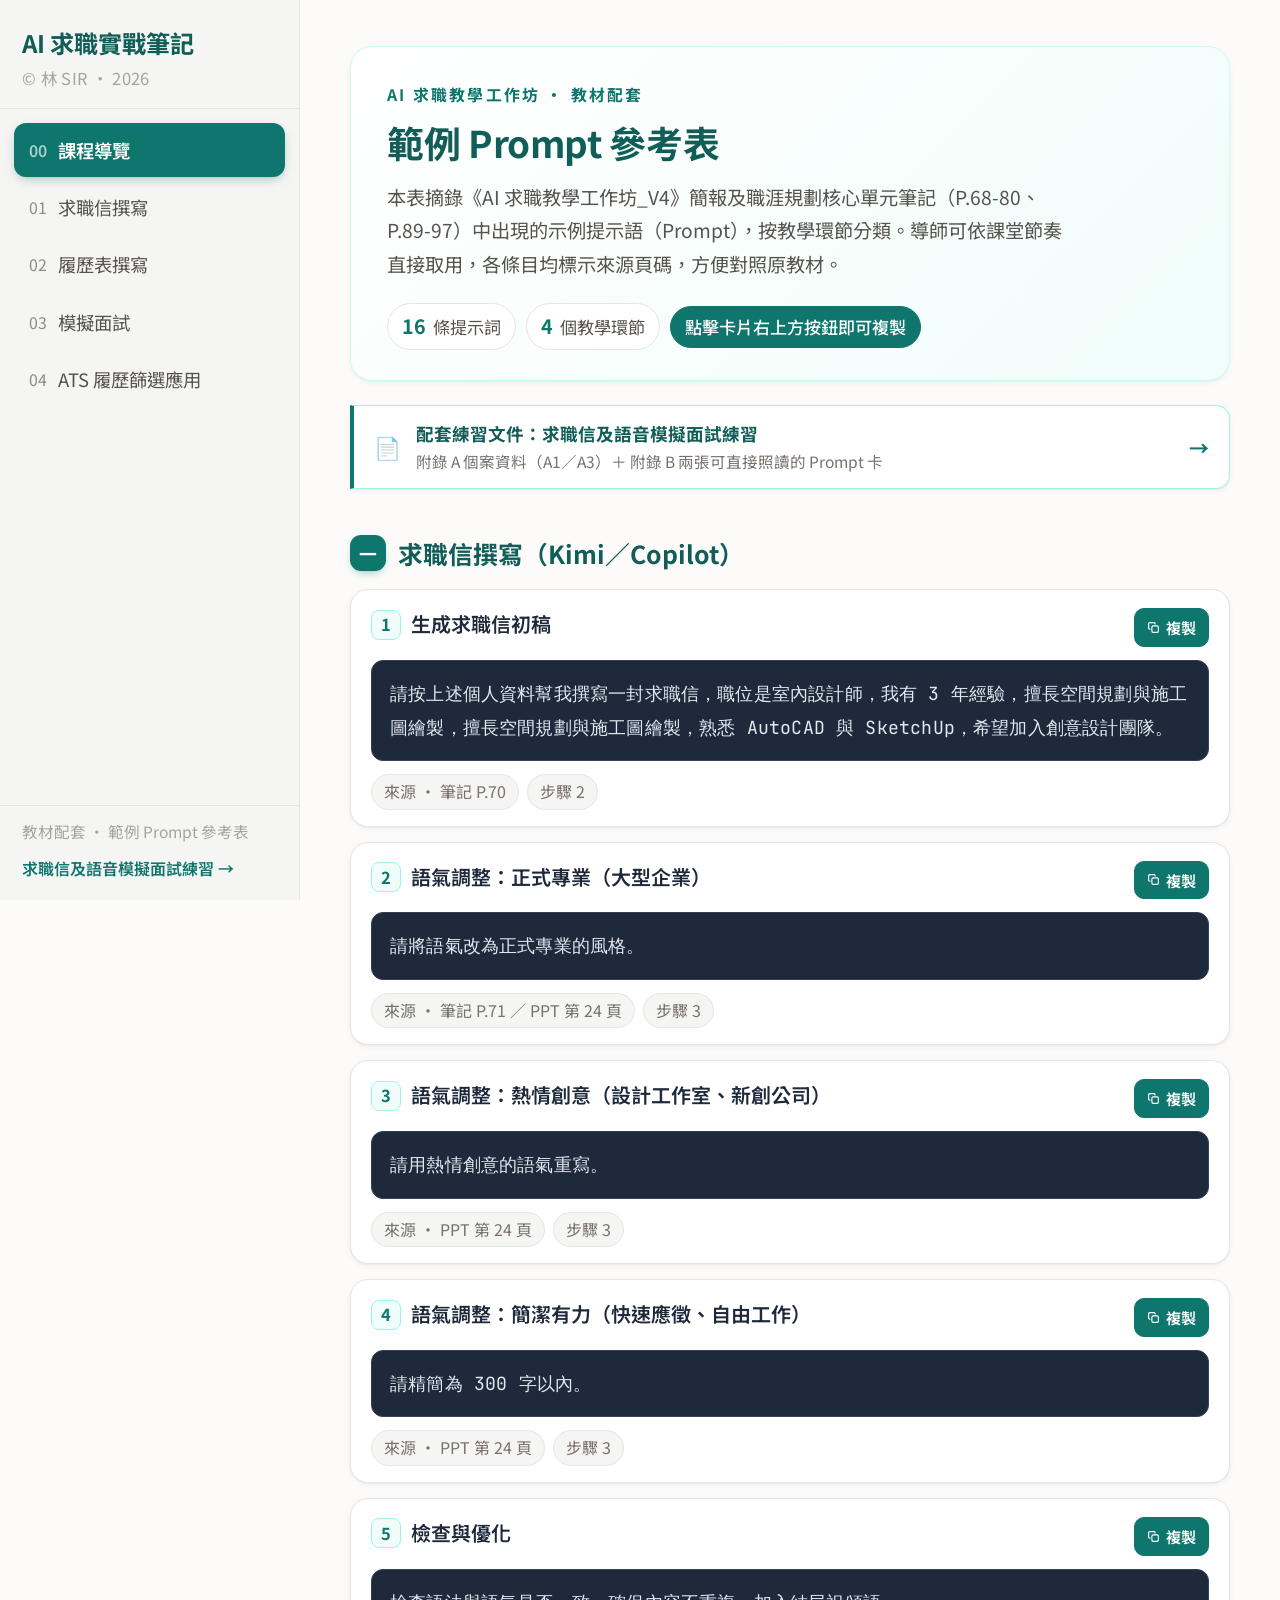
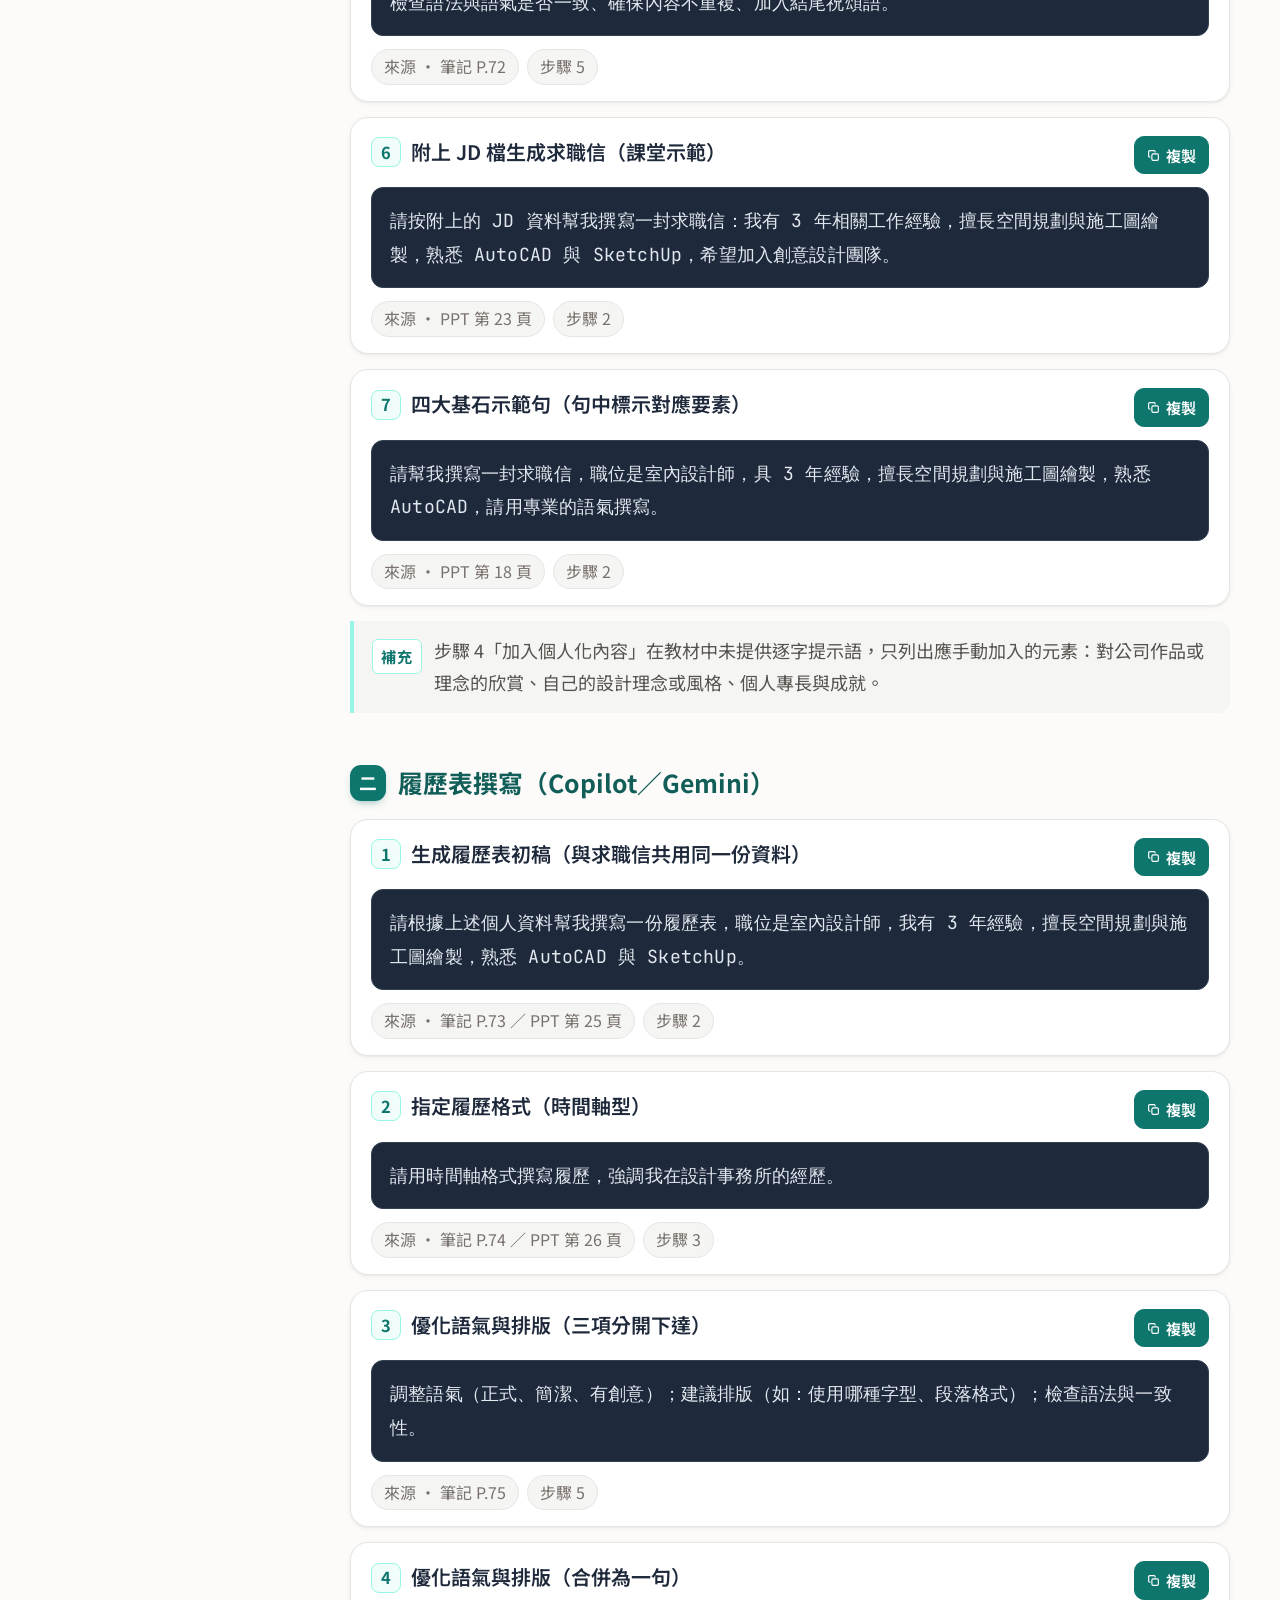
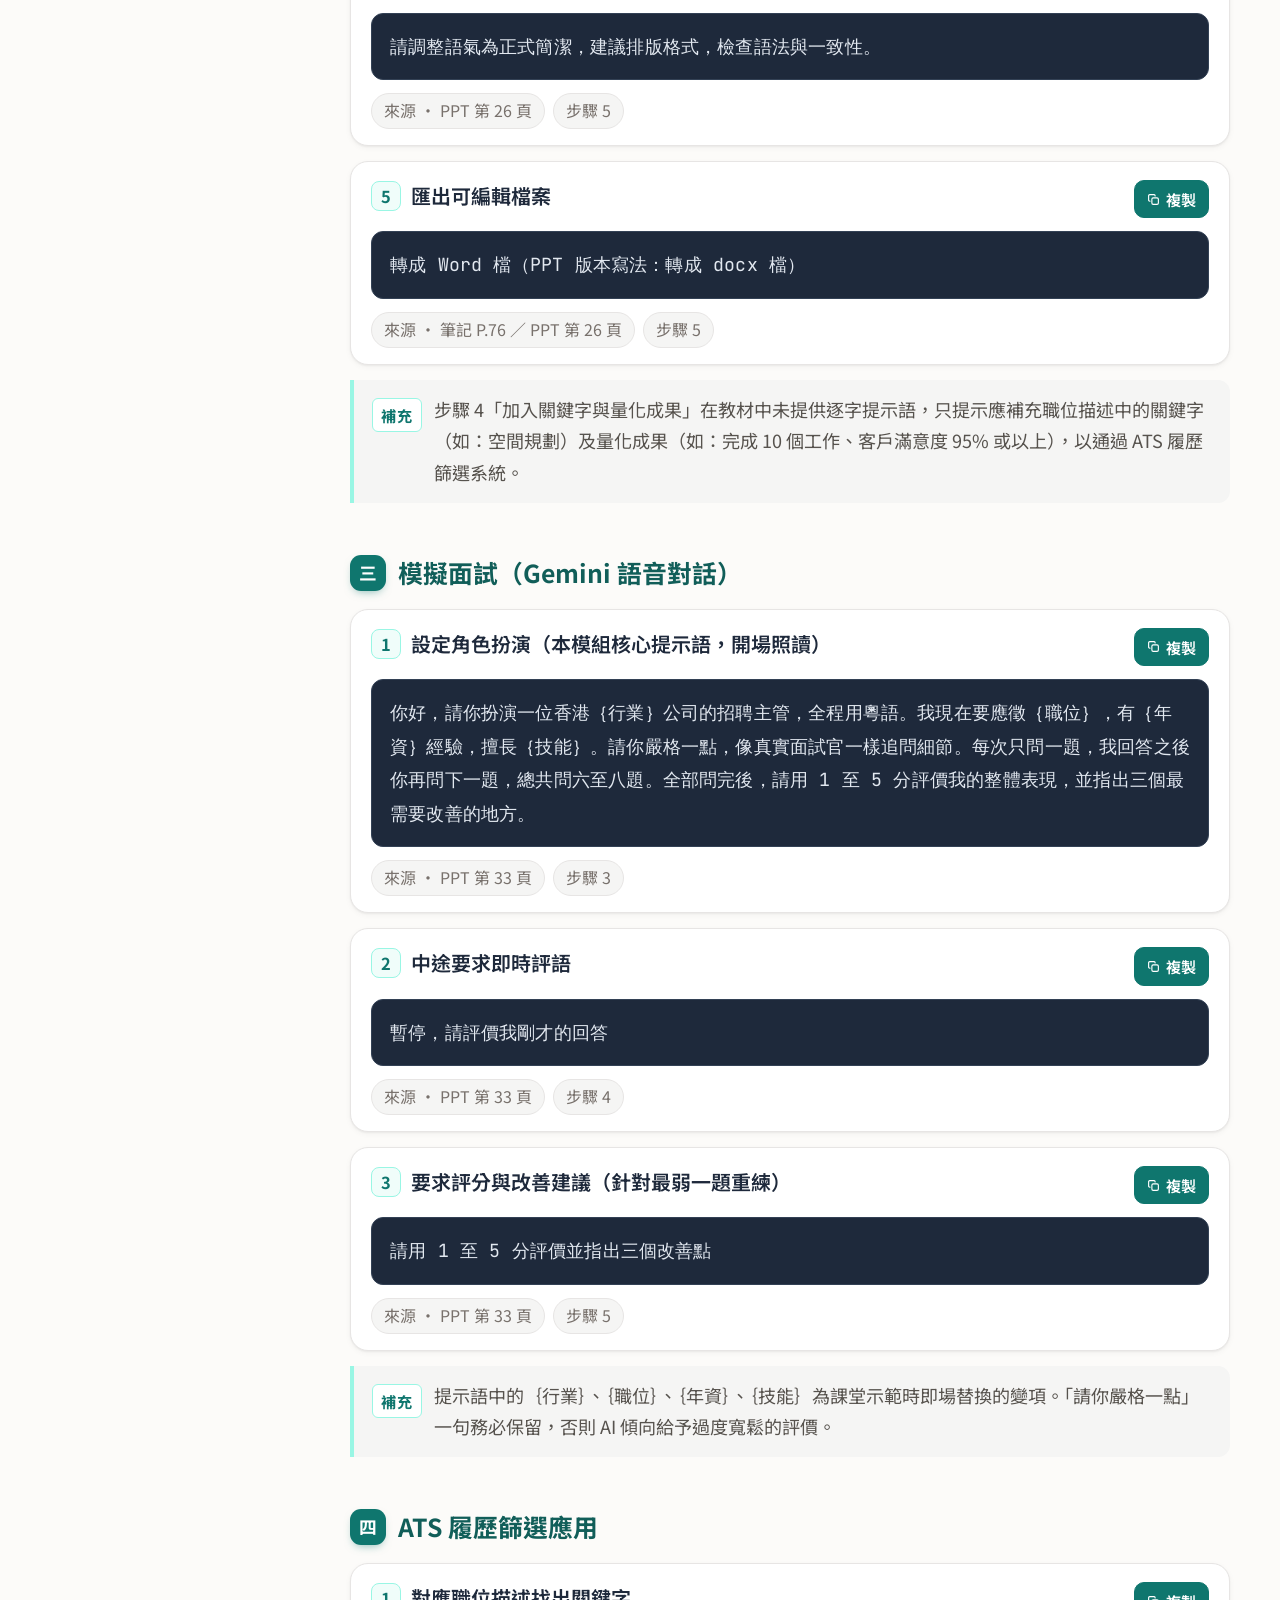
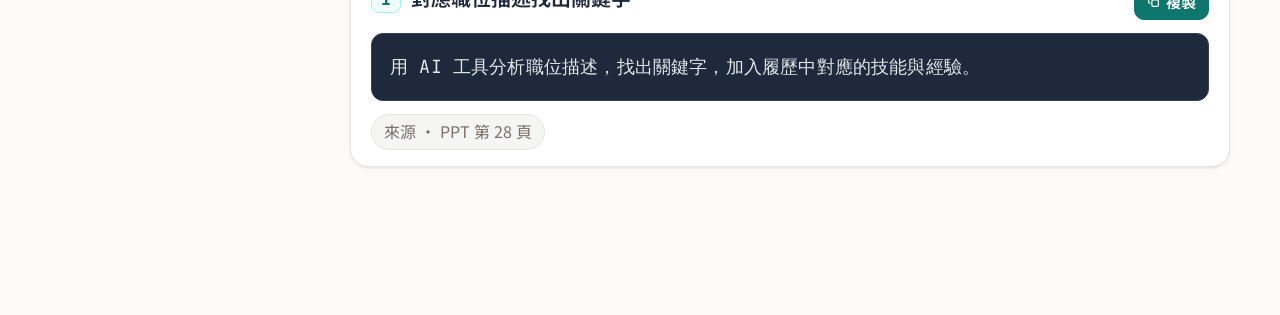
<file: jsk/index.html>
<!DOCTYPE html>
<html lang="zh-Hant">
<head>
<meta charset="UTF-8">
<meta name="viewport" content="width=device-width, initial-scale=1.0">
<title>AI 求職教學 · 範例 Prompt 參考表</title>
<meta name="description" content="AI 求職教學工作坊範例提示詞參考表，按教學環節分類，每條提示詞可一鍵複製。">
<link rel="preconnect" href="https://fonts.googleapis.com">
<link rel="preconnect" href="https://fonts.gstatic.com" crossorigin>
<link href="https://fonts.googleapis.com/css2?family=Noto+Sans+TC:wght@300;400;500;700&family=JetBrains+Mono:wght@400;500&display=swap" rel="stylesheet">
<style>
*{box-sizing:border-box;margin:0;padding:0}
html{scroll-behavior:smooth}
:root{
  --bg:#fcfbf9; --surface:#fff; --surf-alt:#f5f5f4;
  --line:#e7e5e4; --line-2:#d6d3d1;
  --ink:#334155; --ink-strong:#1e293b; --muted:#78716c; --muted-2:#a8a29e;
  --teal:#0f766e; --teal-d:#115e59; --teal-soft:#f0fdfa; --teal-line:#99f6e4;
  --code-bg:#1e293b; --code-ink:#e2e8f0; --ok:#059669;
  --sh1:0 1px 2px rgba(28,25,23,.05),0 2px 6px rgba(28,25,23,.04);
  --sh2:0 12px 28px -10px rgba(28,25,23,.18);
  --mono:'JetBrains Mono','Cascadia Code',Consolas,Menlo,monospace;
}
body{font-family:'Noto Sans TC','PingFang TC','Microsoft JhengHei',system-ui,-apple-system,sans-serif;
  background:var(--bg);color:var(--ink);font-size:20.5px;line-height:1.75;
  -webkit-font-smoothing:antialiased;text-rendering:optimizeLegibility}
.layout{display:flex;min-height:100vh}

/* Sidebar */
.sidebar{width:300px;flex:0 0 300px;background:var(--surf-alt);border-right:1px solid var(--line);
  position:sticky;top:0;height:100vh;display:flex;flex-direction:column;z-index:30}
.sb-head{padding:26px 22px 18px;border-bottom:1px solid var(--line)}
.sb-head h1{font-size:1.51rem;font-weight:700;color:var(--teal-d);line-height:1.4}
.sb-sub{display:block;margin-top:7px;font-size:1.03rem;font-weight:400;color:var(--muted-2);letter-spacing:.02em}
.sb-nav{padding:14px 14px 26px;overflow-y:auto;flex:1;display:flex;flex-direction:column;gap:3px}
.nav-item{display:flex;gap:11px;align-items:flex-start;width:100%;padding:11px 15px;border:none;
  border-radius:12px;background:transparent;font:inherit;font-size:1.15rem;color:#57534e;
  text-align:left;cursor:pointer;transition:background .18s,color .18s,box-shadow .18s}
.nav-item:hover{background:#e7e5e4;color:var(--ink-strong)}
.nav-item.active{background:var(--teal);color:#fff;font-weight:600;box-shadow:0 4px 12px -4px rgba(15,118,110,.5)}
.nav-item .n-idx{font-size:.99rem;opacity:.65;font-variant-numeric:tabular-nums;padding-top:3px;flex:0 0 auto}
.sb-foot{padding:12px 22px 18px;border-top:1px solid var(--line);font-size:.97rem;color:var(--muted-2)}

/* Main */
.main{flex:1;min-width:0;padding:46px 48px 96px}
.wrap{max-width:880px;margin:0 auto}
.hero{background:linear-gradient(135deg,#fff 0%,var(--teal-soft) 100%);
  border:1px solid #ccfbf1;border-radius:22px;padding:34px 36px 30px;box-shadow:var(--sh1);
  margin-bottom:46px;scroll-margin-top:28px}
.hero__eyebrow{font-size:.99rem;font-weight:700;letter-spacing:.14em;text-transform:uppercase;
  color:var(--teal);margin-bottom:10px}
.hero__title{font-size:2.3rem;font-weight:700;color:var(--teal-d);line-height:1.3;letter-spacing:-.01em}
.hero__desc{margin-top:14px;font-size:1.2rem;color:#57534e;max-width:62ch}
.hero__stats{display:flex;flex-wrap:wrap;gap:10px;margin-top:22px;align-items:center}
.stat{display:inline-flex;align-items:center;gap:7px;font-size:1.07rem;color:#57534e;
  background:#fff;border:1px solid var(--line);border-radius:999px;padding:5px 14px}
.stat b{color:var(--teal);font-size:1.23rem;font-variant-numeric:tabular-nums}
.stat.hint{background:var(--teal);border-color:var(--teal);color:#fff;font-weight:500}

.chapter{margin-bottom:52px;scroll-margin-top:24px}
.ch-title{display:flex;align-items:center;gap:12px;font-size:1.55rem;font-weight:700;
  color:var(--teal-d);margin-bottom:18px;line-height:1.4}
.ch-num{flex:0 0 auto;display:inline-flex;align-items:center;justify-content:center;
  width:36px;height:36px;border-radius:11px;background:var(--teal);color:#fff;
  font-size:1.11rem;font-weight:700;box-shadow:0 4px 10px -4px rgba(15,118,110,.55)}

/* Prompt card */
.card{background:var(--surface);border:1px solid var(--line);border-radius:18px;
  padding:18px 20px 16px;margin-bottom:15px;box-shadow:var(--sh1);
  transition:box-shadow .22s,transform .22s,border-color .22s}
.card:hover{box-shadow:var(--sh2);transform:translateY(-2px);border-color:var(--line-2)}
.card__head{display:flex;align-items:flex-start;justify-content:space-between;gap:14px;margin-bottom:13px}
.card__use{display:flex;gap:10px;align-items:baseline;min-width:0}
.card__use h4{font-size:1.25rem;font-weight:600;color:var(--ink-strong);line-height:1.55}
.badge{flex:0 0 auto;display:inline-flex;align-items:center;justify-content:center;
  min-width:30px;height:30px;padding:0 9px;border-radius:8px;background:var(--teal-soft);
  color:var(--teal);border:1px solid var(--teal-line);font-size:1.03rem;font-weight:700;
  font-variant-numeric:tabular-nums;transform:translateY(-1px)}
.card__desc{font-size:1.15rem;color:var(--muted);margin:-6px 0 12px}
.card__desc strong{color:#57534e;font-weight:600}

.copy{flex:0 0 auto;display:inline-flex;align-items:center;gap:6px;padding:5px 12px;
  border-radius:10px;border:1px solid var(--teal);background:var(--teal);color:#fff;
  font:inherit;font-size:.95rem;font-weight:600;cursor:pointer;white-space:nowrap;
  transition:background .18s,box-shadow .18s,transform .12s}
.copy:hover{background:var(--teal-d);border-color:var(--teal-d);
  box-shadow:0 6px 14px -5px rgba(15,118,110,.55)}
.copy:active{transform:scale(.96)}
.copy:focus-visible{outline:2px solid var(--teal);outline-offset:2px}
.copy.done{background:var(--ok);border-color:var(--ok);box-shadow:none}
.copy svg{width:13px;height:13px;flex:0 0 auto}

.code{background:var(--code-bg);color:var(--code-ink);border-radius:12px;padding:16px 18px;
  font-family:var(--mono);font-size:1.135rem;line-height:1.85;white-space:pre-wrap;
  word-break:break-word;overflow-wrap:anywhere;border:1px solid #334155;letter-spacing:.01em}

.card__foot{display:flex;flex-wrap:wrap;gap:8px;margin-top:13px}
.tag{font-size:1rem;color:var(--muted);background:var(--surf-alt);border:1px solid var(--line);
  border-radius:999px;padding:4px 12px;line-height:1.6}

.note{display:flex;gap:12px;align-items:flex-start;background:var(--surf-alt);
  border-left:4px solid var(--teal-line);border-radius:0 12px 12px 0;padding:14px 18px;
  margin-top:14px;font-size:1.13rem;color:#57534e}
.note__mark{flex:0 0 auto;font-size:.95rem;font-weight:700;letter-spacing:.08em;color:var(--teal);
  background:#fff;border:1px solid var(--teal-line);border-radius:6px;padding:3px 8px;margin-top:4px}

/* Table */
.tbl-wrap{margin-top:16px;overflow-x:auto;border-radius:16px;border:1px solid var(--line);
  box-shadow:var(--sh1);background:#fff}
.tbl{width:100%;border-collapse:collapse;font-size:1.125rem;min-width:560px}
.tbl th{background:var(--surf-alt);color:#44403c;font-weight:700;text-align:left;padding:14px 17px;
  font-size:1.05rem;border-bottom:1px solid var(--line);white-space:nowrap}
.tbl td{padding:14px 17px;border-bottom:1px solid #f5f5f4;color:#57534e;vertical-align:top;line-height:1.75}
.tbl tbody tr:last-child td{border-bottom:none}
.tbl tbody tr:hover{background:#fcfbf9}

.totop{position:fixed;right:28px;bottom:28px;width:48px;height:48px;border-radius:15px;
  border:1px solid var(--line);background:#fff;color:var(--teal);cursor:pointer;display:flex;
  align-items:center;justify-content:center;box-shadow:var(--sh2);opacity:0;pointer-events:none;
  transition:opacity .25s,transform .25s;z-index:40}
.totop.show{opacity:1;pointer-events:auto}
.totop:hover{background:var(--teal);color:#fff;border-color:var(--teal);transform:translateY(-2px)}
.totop svg{width:18px;height:18px}

.toast{position:fixed;left:50%;bottom:34px;transform:translate(-50%,16px);background:var(--ink-strong);
  color:#fff;font-size:1.11rem;font-weight:500;padding:11px 20px;border-radius:12px;box-shadow:var(--sh2);
  opacity:0;pointer-events:none;transition:opacity .25s,transform .25s;z-index:50}
.toast.show{opacity:1;transform:translate(-50%,0)}

/* 跨文件連結 */
.doclink{display:flex;align-items:center;gap:15px;margin:-22px 0 46px;padding:15px 20px;
  background:var(--surface);border:1px solid var(--teal-line);border-left:4px solid var(--teal);
  border-radius:0 14px 14px 0;box-shadow:var(--sh1);text-decoration:none;color:var(--ink);
  transition:box-shadow .22s,transform .22s}
.doclink:hover{box-shadow:var(--sh2);transform:translateY(-2px)}
.doclink:focus-visible{outline:2px solid var(--teal);outline-offset:3px}
.doclink__ico{flex:0 0 auto;font-size:1.35rem;line-height:1}
.doclink__txt{display:flex;flex-direction:column;gap:3px;min-width:0}
.doclink__txt strong{font-size:1.1rem;color:var(--teal-d);font-weight:700;line-height:1.45}
.doclink__txt small{font-size:.97rem;color:var(--muted);line-height:1.55}
.doclink__arrow{flex:0 0 auto;margin-left:auto;font-size:1.25rem;color:var(--teal);font-weight:700}
.sb-link{display:flex;align-items:center;gap:6px;margin-top:9px;font-size:1rem;font-weight:600;
  color:var(--teal);text-decoration:none;transition:color .18s}
.sb-link:hover{color:var(--teal-d);text-decoration:underline;text-underline-offset:3px}

@media (max-width:900px){
  .layout{flex-direction:column}
  .sidebar{position:static;width:100%;flex:none;height:auto;border-right:none;border-bottom:1px solid var(--line)}
  .sb-head{padding:18px 18px 12px}
  .sb-sub{display:inline-block;margin-top:0;margin-left:8px}
  .sb-nav{flex-direction:row;overflow-x:auto;padding:10px 14px 14px;gap:8px;-webkit-overflow-scrolling:touch}
  .sb-nav::-webkit-scrollbar{height:0}
  .nav-item{width:auto;white-space:nowrap;padding:8px 14px;border:1px solid var(--line);background:#fff}
  .nav-item .n-idx{display:none}
  .sb-foot{display:none}
  .main{padding:26px 18px 76px}
  .doclink{margin:-8px 0 34px;padding:13px 15px;gap:11px}
  .doclink__txt strong{font-size:1.02rem}
  .doclink__txt small{font-size:.9rem}
  .doclink__arrow{display:none}
  .hero{padding:26px 22px;border-radius:18px}
  .hero__title{font-size:1.85rem}
  .ch-title{font-size:1.35rem}
  .card{padding:16px 16px 14px}
  .card__head{gap:10px}
  .card__use{flex:1 1 auto}
  .copy{padding:5px 11px;font-size:.92rem}
  .totop{right:16px;bottom:16px}
}
@media (max-width:520px){
  body{font-size:20px}
  .hero__title{font-size:1.67rem}
  .code{font-size:1.07rem;padding:13px 14px}
}
@media print{
  .sidebar,.totop,.copy,.toast{display:none!important}
  .main{padding:0}
  .card{break-inside:avoid;box-shadow:none}
}
</style>
</head>
<body>
<div class="layout"><aside class="sidebar"><div class="sb-head"><h1>AI 求職實戰筆記<span class="sb-sub">&copy; 林 SIR · 2026</span></h1></div><nav class="sb-nav"><button class="nav-item active" data-target="top"><span class="n-idx">00</span><span>課程導覽</span></button><button class="nav-item" data-target="ch1"><span class="n-idx">01</span><span>求職信撰寫</span></button><button class="nav-item" data-target="ch2"><span class="n-idx">02</span><span>履歷表撰寫</span></button><button class="nav-item" data-target="ch3"><span class="n-idx">03</span><span>模擬面試</span></button><button class="nav-item" data-target="ch4"><span class="n-idx">04</span><span>ATS 履歷篩選應用</span></button></nav><div class="sb-foot">教材配套 · 範例 Prompt 參考表<a class="sb-link" href="cover-letter-mock-interview-practice.html">求職信及語音模擬面試練習 →</a></div></aside><main class="main"><div class="wrap"><header class="hero" id="top"><p class="hero__eyebrow">AI 求職教學工作坊 · 教材配套</p><h1 class="hero__title">範例 Prompt 參考表</h1><p class="hero__desc">本表摘錄《AI 求職教學工作坊_V4》簡報及職涯規劃核心單元筆記（P.68-80、P.89-97）中出現的示例提示語（Prompt），按教學環節分類。導師可依課堂節奏直接取用，各條目均標示來源頁碼，方便對照原教材。</p><div class="hero__stats"><span class="stat"><b>16</b> 條提示詞</span><span class="stat"><b>4</b> 個教學環節</span><span class="stat hint">點擊卡片右上方按鈕即可複製</span></div></header><a class="doclink" href="cover-letter-mock-interview-practice.html"><span class="doclink__ico" aria-hidden="true">📄</span><span class="doclink__txt"><strong>配套練習文件：求職信及語音模擬面試練習</strong><small>附錄 A 個案資料（A1／A3）＋ 附錄 B 兩張可直接照讀的 Prompt 卡</small></span><span class="doclink__arrow" aria-hidden="true">→</span></a><section class="chapter" id="ch1"><h2 class="ch-title"><span class="ch-num">一</span>求職信撰寫（Kimi／Copilot）</h2><article class="card"><div class="card__head"><div class="card__use"><span class="badge">1</span><h4>生成求職信初稿</h4></div><button class="copy" type="button" data-copy="p1" aria-label="複製提示詞"><svg viewBox="0 0 24 24" fill="none" stroke="currentColor" stroke-width="2.1" stroke-linecap="round" stroke-linejoin="round"><rect x="9" y="9" width="12" height="12" rx="2.5"/><path d="M5.5 15H5a2 2 0 0 1-2-2V5a2 2 0 0 1 2-2h8a2 2 0 0 1 2 2v.5"/></svg><span>複製</span></button></div><pre class="code" id="p1">請按上述個人資料幫我撰寫一封求職信，職位是室內設計師，我有 3 年經驗，擅長空間規劃與施工圖繪製，擅長空間規劃與施工圖繪製，熟悉 AutoCAD 與 SketchUp，希望加入創意設計團隊。</pre><div class="card__foot"><span class="tag">來源 · 筆記 P.70</span><span class="tag">步驟 2</span></div></article><article class="card"><div class="card__head"><div class="card__use"><span class="badge">2</span><h4>語氣調整：正式專業（大型企業）</h4></div><button class="copy" type="button" data-copy="p2" aria-label="複製提示詞"><svg viewBox="0 0 24 24" fill="none" stroke="currentColor" stroke-width="2.1" stroke-linecap="round" stroke-linejoin="round"><rect x="9" y="9" width="12" height="12" rx="2.5"/><path d="M5.5 15H5a2 2 0 0 1-2-2V5a2 2 0 0 1 2-2h8a2 2 0 0 1 2 2v.5"/></svg><span>複製</span></button></div><pre class="code" id="p2">請將語氣改為正式專業的風格。</pre><div class="card__foot"><span class="tag">來源 · 筆記 P.71 ／ PPT 第 24 頁</span><span class="tag">步驟 3</span></div></article><article class="card"><div class="card__head"><div class="card__use"><span class="badge">3</span><h4>語氣調整：熱情創意（設計工作室、新創公司）</h4></div><button class="copy" type="button" data-copy="p3" aria-label="複製提示詞"><svg viewBox="0 0 24 24" fill="none" stroke="currentColor" stroke-width="2.1" stroke-linecap="round" stroke-linejoin="round"><rect x="9" y="9" width="12" height="12" rx="2.5"/><path d="M5.5 15H5a2 2 0 0 1-2-2V5a2 2 0 0 1 2-2h8a2 2 0 0 1 2 2v.5"/></svg><span>複製</span></button></div><pre class="code" id="p3">請用熱情創意的語氣重寫。</pre><div class="card__foot"><span class="tag">來源 · PPT 第 24 頁</span><span class="tag">步驟 3</span></div></article><article class="card"><div class="card__head"><div class="card__use"><span class="badge">4</span><h4>語氣調整：簡潔有力（快速應徵、自由工作）</h4></div><button class="copy" type="button" data-copy="p4" aria-label="複製提示詞"><svg viewBox="0 0 24 24" fill="none" stroke="currentColor" stroke-width="2.1" stroke-linecap="round" stroke-linejoin="round"><rect x="9" y="9" width="12" height="12" rx="2.5"/><path d="M5.5 15H5a2 2 0 0 1-2-2V5a2 2 0 0 1 2-2h8a2 2 0 0 1 2 2v.5"/></svg><span>複製</span></button></div><pre class="code" id="p4">請精簡為 300 字以內。</pre><div class="card__foot"><span class="tag">來源 · PPT 第 24 頁</span><span class="tag">步驟 3</span></div></article><article class="card"><div class="card__head"><div class="card__use"><span class="badge">5</span><h4>檢查與優化</h4></div><button class="copy" type="button" data-copy="p5" aria-label="複製提示詞"><svg viewBox="0 0 24 24" fill="none" stroke="currentColor" stroke-width="2.1" stroke-linecap="round" stroke-linejoin="round"><rect x="9" y="9" width="12" height="12" rx="2.5"/><path d="M5.5 15H5a2 2 0 0 1-2-2V5a2 2 0 0 1 2-2h8a2 2 0 0 1 2 2v.5"/></svg><span>複製</span></button></div><pre class="code" id="p5">檢查語法與語氣是否一致、確保內容不重複、加入結尾祝頌語。</pre><div class="card__foot"><span class="tag">來源 · 筆記 P.72</span><span class="tag">步驟 5</span></div></article><article class="card"><div class="card__head"><div class="card__use"><span class="badge">6</span><h4>附上 JD 檔生成求職信（課堂示範）</h4></div><button class="copy" type="button" data-copy="p6" aria-label="複製提示詞"><svg viewBox="0 0 24 24" fill="none" stroke="currentColor" stroke-width="2.1" stroke-linecap="round" stroke-linejoin="round"><rect x="9" y="9" width="12" height="12" rx="2.5"/><path d="M5.5 15H5a2 2 0 0 1-2-2V5a2 2 0 0 1 2-2h8a2 2 0 0 1 2 2v.5"/></svg><span>複製</span></button></div><pre class="code" id="p6">請按附上的 JD 資料幫我撰寫一封求職信：我有 3 年相關工作經驗，擅長空間規劃與施工圖繪製，熟悉 AutoCAD 與 SketchUp，希望加入創意設計團隊。</pre><div class="card__foot"><span class="tag">來源 · PPT 第 23 頁</span><span class="tag">步驟 2</span></div></article><article class="card"><div class="card__head"><div class="card__use"><span class="badge">7</span><h4>四大基石示範句（句中標示對應要素）</h4></div><button class="copy" type="button" data-copy="p7" aria-label="複製提示詞"><svg viewBox="0 0 24 24" fill="none" stroke="currentColor" stroke-width="2.1" stroke-linecap="round" stroke-linejoin="round"><rect x="9" y="9" width="12" height="12" rx="2.5"/><path d="M5.5 15H5a2 2 0 0 1-2-2V5a2 2 0 0 1 2-2h8a2 2 0 0 1 2 2v.5"/></svg><span>複製</span></button></div><pre class="code" id="p7">請幫我撰寫一封求職信，職位是室內設計師，具 3 年經驗，擅長空間規劃與施工圖繪製，熟悉 AutoCAD，請用專業的語氣撰寫。</pre><div class="card__foot"><span class="tag">來源 · PPT 第 18 頁</span><span class="tag">步驟 2</span></div></article><div class="note"><span class="note__mark">補充</span><p>步驟 4「加入個人化內容」在教材中未提供逐字提示語，只列出應手動加入的元素：對公司作品或理念的欣賞、自己的設計理念或風格、個人專長與成就。</p></div></section><section class="chapter" id="ch2"><h2 class="ch-title"><span class="ch-num">二</span>履歷表撰寫（Copilot／Gemini）</h2><article class="card"><div class="card__head"><div class="card__use"><span class="badge">1</span><h4>生成履歷表初稿（與求職信共用同一份資料）</h4></div><button class="copy" type="button" data-copy="p8" aria-label="複製提示詞"><svg viewBox="0 0 24 24" fill="none" stroke="currentColor" stroke-width="2.1" stroke-linecap="round" stroke-linejoin="round"><rect x="9" y="9" width="12" height="12" rx="2.5"/><path d="M5.5 15H5a2 2 0 0 1-2-2V5a2 2 0 0 1 2-2h8a2 2 0 0 1 2 2v.5"/></svg><span>複製</span></button></div><pre class="code" id="p8">請根據上述個人資料幫我撰寫一份履歷表，職位是室內設計師，我有 3 年經驗，擅長空間規劃與施工圖繪製，熟悉 AutoCAD 與 SketchUp。</pre><div class="card__foot"><span class="tag">來源 · 筆記 P.73 ／ PPT 第 25 頁</span><span class="tag">步驟 2</span></div></article><article class="card"><div class="card__head"><div class="card__use"><span class="badge">2</span><h4>指定履歷格式（時間軸型）</h4></div><button class="copy" type="button" data-copy="p9" aria-label="複製提示詞"><svg viewBox="0 0 24 24" fill="none" stroke="currentColor" stroke-width="2.1" stroke-linecap="round" stroke-linejoin="round"><rect x="9" y="9" width="12" height="12" rx="2.5"/><path d="M5.5 15H5a2 2 0 0 1-2-2V5a2 2 0 0 1 2-2h8a2 2 0 0 1 2 2v.5"/></svg><span>複製</span></button></div><pre class="code" id="p9">請用時間軸格式撰寫履歷，強調我在設計事務所的經歷。</pre><div class="card__foot"><span class="tag">來源 · 筆記 P.74 ／ PPT 第 26 頁</span><span class="tag">步驟 3</span></div></article><article class="card"><div class="card__head"><div class="card__use"><span class="badge">3</span><h4>優化語氣與排版（三項分開下達）</h4></div><button class="copy" type="button" data-copy="p10" aria-label="複製提示詞"><svg viewBox="0 0 24 24" fill="none" stroke="currentColor" stroke-width="2.1" stroke-linecap="round" stroke-linejoin="round"><rect x="9" y="9" width="12" height="12" rx="2.5"/><path d="M5.5 15H5a2 2 0 0 1-2-2V5a2 2 0 0 1 2-2h8a2 2 0 0 1 2 2v.5"/></svg><span>複製</span></button></div><pre class="code" id="p10">調整語氣（正式、簡潔、有創意）；建議排版（如：使用哪種字型、段落格式）；檢查語法與一致性。</pre><div class="card__foot"><span class="tag">來源 · 筆記 P.75</span><span class="tag">步驟 5</span></div></article><article class="card"><div class="card__head"><div class="card__use"><span class="badge">4</span><h4>優化語氣與排版（合併為一句）</h4></div><button class="copy" type="button" data-copy="p11" aria-label="複製提示詞"><svg viewBox="0 0 24 24" fill="none" stroke="currentColor" stroke-width="2.1" stroke-linecap="round" stroke-linejoin="round"><rect x="9" y="9" width="12" height="12" rx="2.5"/><path d="M5.5 15H5a2 2 0 0 1-2-2V5a2 2 0 0 1 2-2h8a2 2 0 0 1 2 2v.5"/></svg><span>複製</span></button></div><pre class="code" id="p11">請調整語氣為正式簡潔，建議排版格式，檢查語法與一致性。</pre><div class="card__foot"><span class="tag">來源 · PPT 第 26 頁</span><span class="tag">步驟 5</span></div></article><article class="card"><div class="card__head"><div class="card__use"><span class="badge">5</span><h4>匯出可編輯檔案</h4></div><button class="copy" type="button" data-copy="p12" aria-label="複製提示詞"><svg viewBox="0 0 24 24" fill="none" stroke="currentColor" stroke-width="2.1" stroke-linecap="round" stroke-linejoin="round"><rect x="9" y="9" width="12" height="12" rx="2.5"/><path d="M5.5 15H5a2 2 0 0 1-2-2V5a2 2 0 0 1 2-2h8a2 2 0 0 1 2 2v.5"/></svg><span>複製</span></button></div><pre class="code" id="p12">轉成 Word 檔（PPT 版本寫法：轉成 docx 檔）</pre><div class="card__foot"><span class="tag">來源 · 筆記 P.76 ／ PPT 第 26 頁</span><span class="tag">步驟 5</span></div></article><div class="note"><span class="note__mark">補充</span><p>步驟 4「加入關鍵字與量化成果」在教材中未提供逐字提示語，只提示應補充職位描述中的關鍵字（如：空間規劃）及量化成果（如：完成 10 個工作、客戶滿意度 95% 或以上），以通過 ATS 履歷篩選系統。</p></div></section><section class="chapter" id="ch3"><h2 class="ch-title"><span class="ch-num">三</span>模擬面試（Gemini 語音對話）</h2><article class="card"><div class="card__head"><div class="card__use"><span class="badge">1</span><h4>設定角色扮演（本模組核心提示語，開場照讀）</h4></div><button class="copy" type="button" data-copy="p13" aria-label="複製提示詞"><svg viewBox="0 0 24 24" fill="none" stroke="currentColor" stroke-width="2.1" stroke-linecap="round" stroke-linejoin="round"><rect x="9" y="9" width="12" height="12" rx="2.5"/><path d="M5.5 15H5a2 2 0 0 1-2-2V5a2 2 0 0 1 2-2h8a2 2 0 0 1 2 2v.5"/></svg><span>複製</span></button></div><pre class="code" id="p13">你好，請你扮演一位香港｛行業｝公司的招聘主管，全程用粵語。我現在要應徵｛職位｝，有｛年資｝經驗，擅長｛技能｝。請你嚴格一點，像真實面試官一樣追問細節。每次只問一題，我回答之後你再問下一題，總共問六至八題。全部問完後，請用 1 至 5 分評價我的整體表現，並指出三個最需要改善的地方。</pre><div class="card__foot"><span class="tag">來源 · PPT 第 33 頁</span><span class="tag">步驟 3</span></div></article><article class="card"><div class="card__head"><div class="card__use"><span class="badge">2</span><h4>中途要求即時評語</h4></div><button class="copy" type="button" data-copy="p14" aria-label="複製提示詞"><svg viewBox="0 0 24 24" fill="none" stroke="currentColor" stroke-width="2.1" stroke-linecap="round" stroke-linejoin="round"><rect x="9" y="9" width="12" height="12" rx="2.5"/><path d="M5.5 15H5a2 2 0 0 1-2-2V5a2 2 0 0 1 2-2h8a2 2 0 0 1 2 2v.5"/></svg><span>複製</span></button></div><pre class="code" id="p14">暫停，請評價我剛才的回答</pre><div class="card__foot"><span class="tag">來源 · PPT 第 33 頁</span><span class="tag">步驟 4</span></div></article><article class="card"><div class="card__head"><div class="card__use"><span class="badge">3</span><h4>要求評分與改善建議（針對最弱一題重練）</h4></div><button class="copy" type="button" data-copy="p15" aria-label="複製提示詞"><svg viewBox="0 0 24 24" fill="none" stroke="currentColor" stroke-width="2.1" stroke-linecap="round" stroke-linejoin="round"><rect x="9" y="9" width="12" height="12" rx="2.5"/><path d="M5.5 15H5a2 2 0 0 1-2-2V5a2 2 0 0 1 2-2h8a2 2 0 0 1 2 2v.5"/></svg><span>複製</span></button></div><pre class="code" id="p15">請用 1 至 5 分評價並指出三個改善點</pre><div class="card__foot"><span class="tag">來源 · PPT 第 33 頁</span><span class="tag">步驟 5</span></div></article><div class="note"><span class="note__mark">補充</span><p>提示語中的｛行業｝、｛職位｝、｛年資｝、｛技能｝為課堂示範時即場替換的變項。「請你嚴格一點」一句務必保留，否則 AI 傾向給予過度寬鬆的評價。</p></div></section><section class="chapter" id="ch4"><h2 class="ch-title"><span class="ch-num">四</span>ATS 履歷篩選應用</h2><article class="card"><div class="card__head"><div class="card__use"><span class="badge">1</span><h4>對應職位描述找出關鍵字</h4></div><button class="copy" type="button" data-copy="p16" aria-label="複製提示詞"><svg viewBox="0 0 24 24" fill="none" stroke="currentColor" stroke-width="2.1" stroke-linecap="round" stroke-linejoin="round"><rect x="9" y="9" width="12" height="12" rx="2.5"/><path d="M5.5 15H5a2 2 0 0 1-2-2V5a2 2 0 0 1 2-2h8a2 2 0 0 1 2 2v.5"/></svg><span>複製</span></button></div><pre class="code" id="p16">用 AI 工具分析職位描述，找出關鍵字，加入履歷中對應的技能與經驗。</pre><div class="card__foot"><span class="tag">來源 · PPT 第 28 頁</span></div></article></section></div></main></div>
<button class="totop" type="button" aria-label="回到頂部"><svg viewBox="0 0 24 24" fill="none" stroke="currentColor" stroke-width="2.2" stroke-linecap="round" stroke-linejoin="round"><path d="m18 15-6-6-6 6"/></svg></button>
<script>
(function(){
  var CHECK='<svg viewBox="0 0 24 24" fill="none" stroke="currentColor" stroke-width="2.6" stroke-linecap="round" stroke-linejoin="round"><path d="M20 6 9 17l-5-5"/></svg>';

  function legacyCopy(t){
    var ta=document.createElement('textarea');
    ta.value=t; ta.setAttribute('readonly','');
    ta.style.cssText='position:fixed;top:-9999px;left:-9999px;opacity:0';
    document.body.appendChild(ta);
    ta.select(); ta.setSelectionRange(0,t.length);
    var ok=false;
    try{ ok=document.execCommand('copy'); }catch(e){ ok=false; }
    document.body.removeChild(ta);
    return ok;
  }
  function copyText(t){
    if(navigator.clipboard && window.isSecureContext){
      return navigator.clipboard.writeText(t).then(function(){return true;})
             .catch(function(){return legacyCopy(t);});
    }
    return Promise.resolve(legacyCopy(t));
  }

  var toast=document.createElement('div');
  toast.className='toast'; toast.setAttribute('role','status');
  document.body.appendChild(toast);
  var tTimer;
  function say(m){ toast.textContent=m; toast.classList.add('show');
    clearTimeout(tTimer); tTimer=setTimeout(function(){toast.classList.remove('show');},1600); }

  document.addEventListener('click',function(e){
    var btn=e.target.closest('.copy');
    if(!btn||btn.classList.contains('done')) return;
    var src=document.getElementById(btn.getAttribute('data-copy'));
    if(!src) return;
    copyText(src.textContent).then(function(ok){
      if(!ok){ say('複製失敗，請手動選取文字'); return; }
      var label=btn.querySelector('span');
      btn.classList.add('done');
      btn.insertAdjacentHTML('afterbegin',CHECK);
      if(label) label.textContent='已複製';
      say('提示詞已複製到剪貼簿');
      setTimeout(function(){
        btn.classList.remove('done');
        var sv=btn.querySelector('svg'); if(sv) sv.remove();
        if(label) label.textContent='複製';
      },1800);
    });
  });

  var navs=[].slice.call(document.querySelectorAll('.nav-item'));
  function setActive(id){
    navs.forEach(function(n){ n.classList.toggle('active', n.getAttribute('data-target')===id); });
  }
  navs.forEach(function(n){
    n.addEventListener('click',function(){
      var id=n.getAttribute('data-target');
      if(id==='top'){ window.scrollTo({top:0,behavior:'smooth'}); setActive('top'); return; }
      var el=document.getElementById(id);
      if(el) el.scrollIntoView({behavior:'smooth',block:'start'});
      setActive(id);
    });
  });
  if('IntersectionObserver' in window){
    var io=new IntersectionObserver(function(es){
      es.forEach(function(en){
        if(en.isIntersecting){
          var id=en.target.id;
          if(navs.some(function(n){return n.getAttribute('data-target')===id;})) setActive(id);
        }
      });
    },{rootMargin:'-15% 0px -70% 0px',threshold:0});
    [].slice.call(document.querySelectorAll('.chapter,.hero')).forEach(function(s){io.observe(s);});
  }

  var tt=document.querySelector('.totop');
  window.addEventListener('scroll',function(){ tt.classList.toggle('show', window.scrollY>420); },{passive:true});
  tt.addEventListener('click',function(){ window.scrollTo({top:0,behavior:'smooth'}); });
})();
</script>
</body>
</html>
</file>
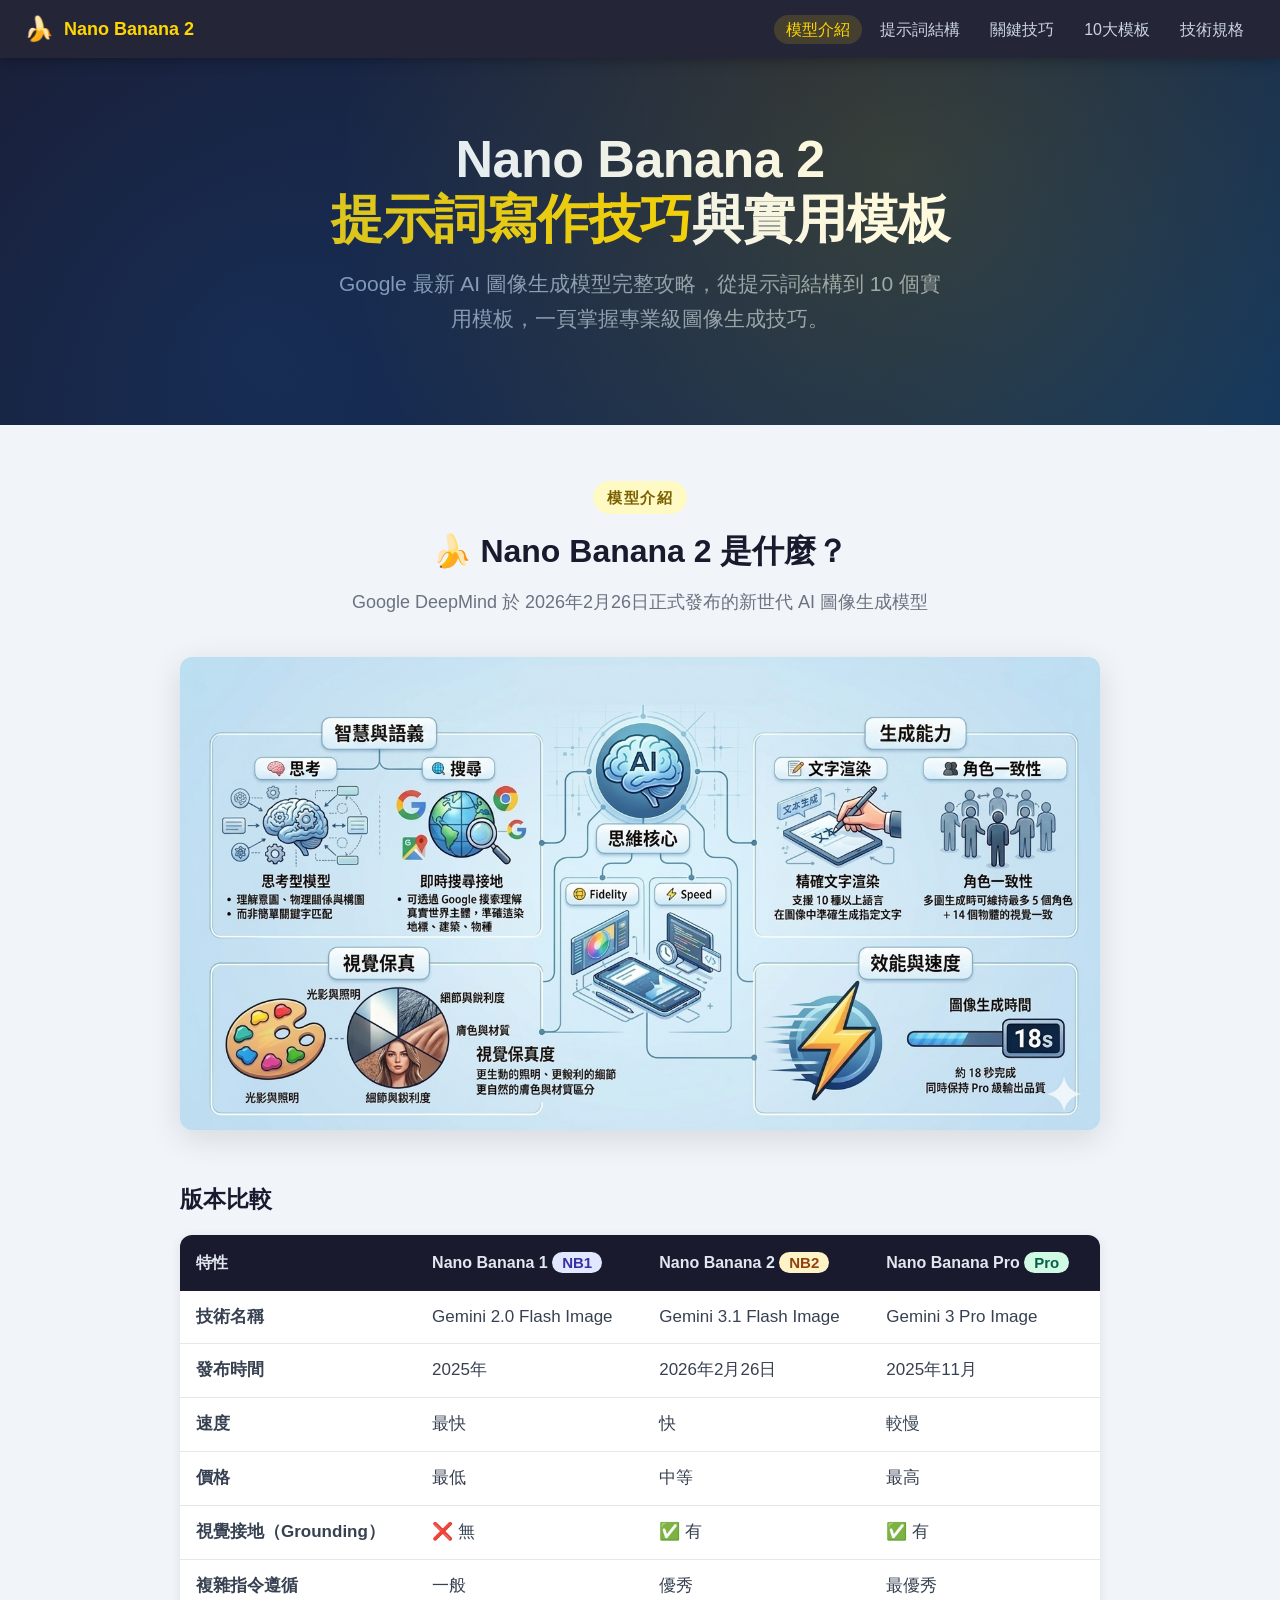
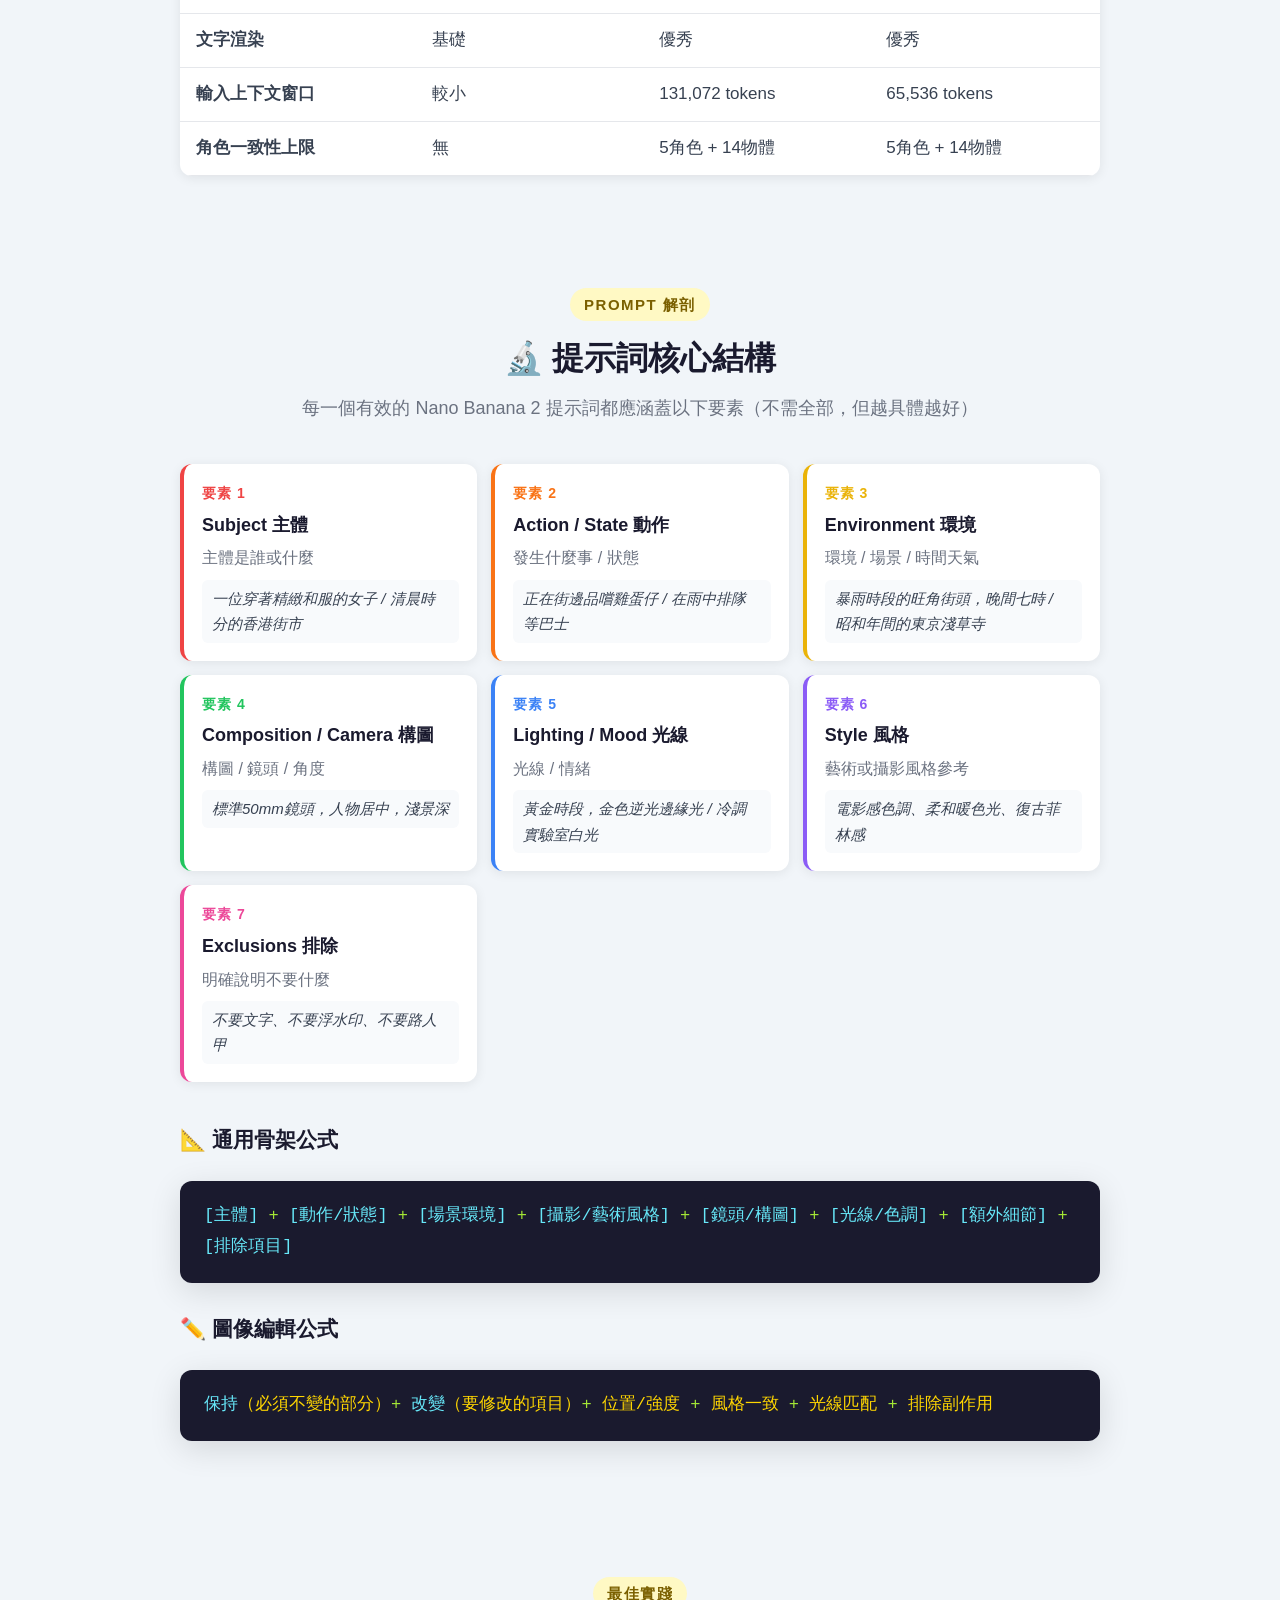
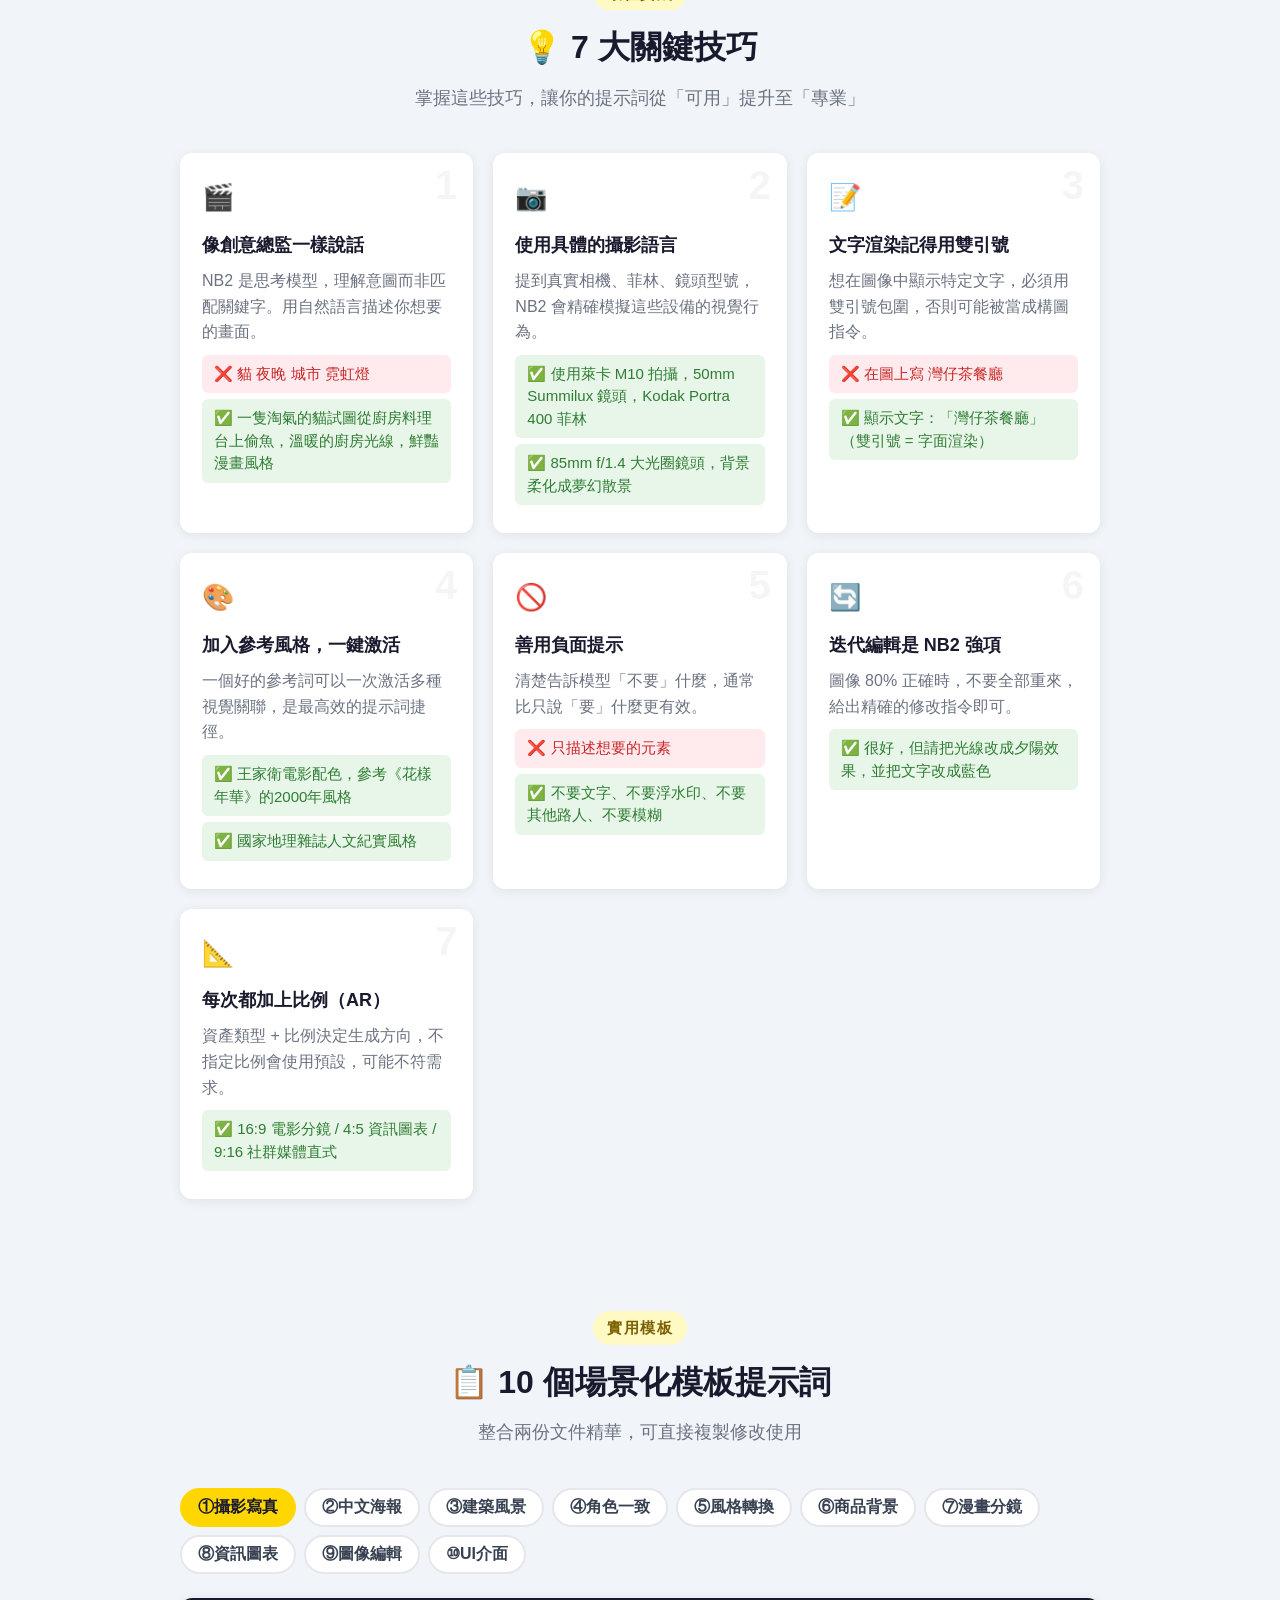
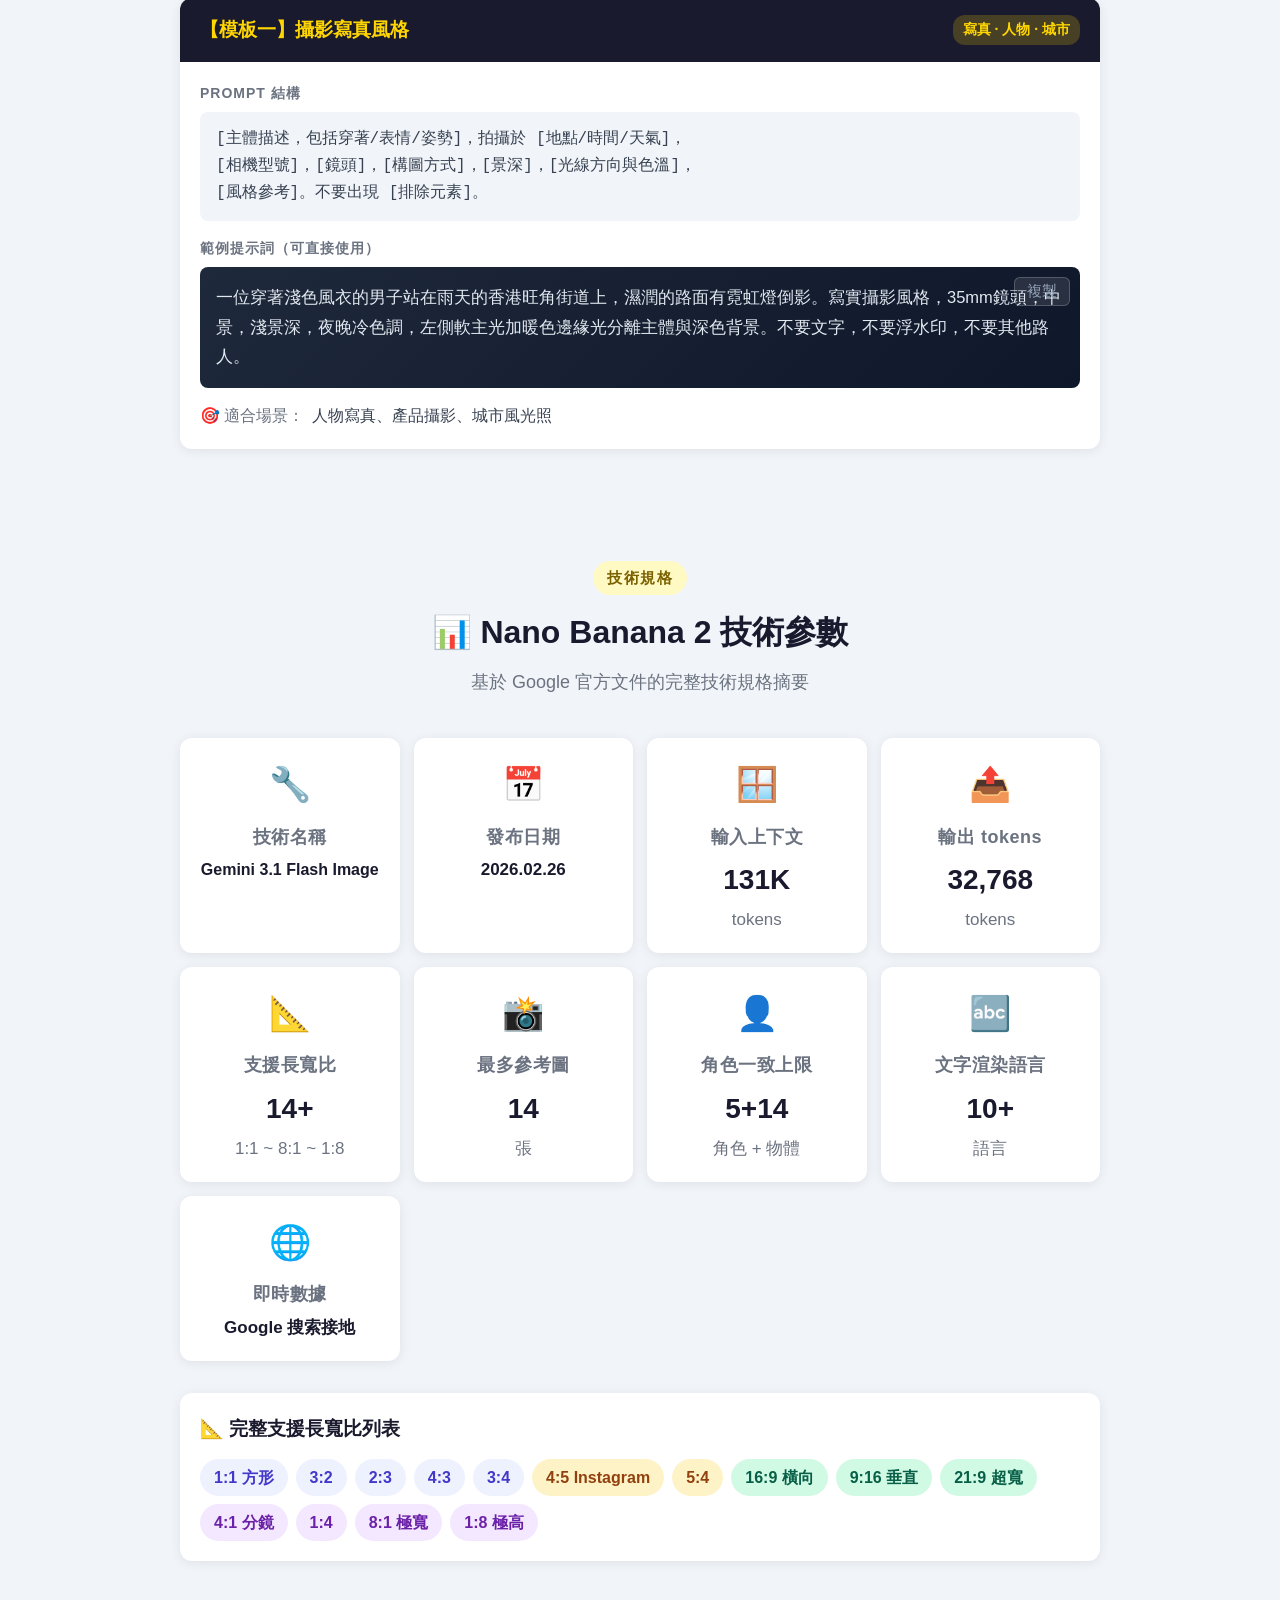
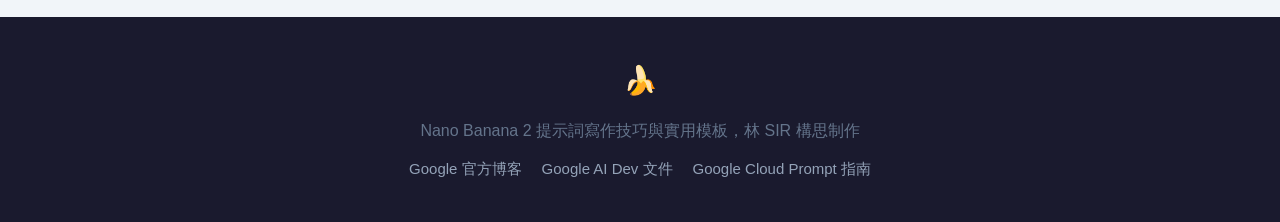
<file: intro/nano_banana2_prompt_guide.html>
<!DOCTYPE html>
<html lang="zh-Hant">
<head>
<meta charset="UTF-8">
<meta name="viewport" content="width=device-width, initial-scale=1.0">
<title>Nano Banana 2 — 提示詞寫作技巧與實用模板</title>
<style>
  /* ─── 全域 ─── */
  *, *::before, *::after { box-sizing: border-box; margin: 0; padding: 0; }
  :root {
    --banana: #FFD600;
    --banana-dark: #F9A825;
    --banana-light: #FFF9C4;
    --green: #2E7D32;
    --green-light: #E8F5E9;
    --blue: #1565C0;
    --blue-light: #E3F2FD;
    --purple: #6A1B9A;
    --purple-light: #F3E5F5;
    --orange: #E65100;
    --orange-light: #FFF3E0;
    --teal: #00695C;
    --teal-light: #E0F2F1;
    --red: #C62828;
    --red-light: #FFEBEE;
    --dark: #1A1A2E;
    --mid: #374151;
    --light: #6B7280;
    --bg: #FAFAFA;
    --card: #FFFFFF;
    --border: #E5E7EB;
    --radius: 12px;
    --shadow: 0 2px 12px rgba(0,0,0,.08);
    --shadow-lg: 0 8px 32px rgba(0,0,0,.12);
  }
  html { scroll-behavior: smooth; }
  body {
    font-family: 'Helvetica Neue', Arial, 'PingFang TC', 'Microsoft JhengHei', sans-serif;
    background: var(--bg);
    color: var(--mid);
    line-height: 1.7;
    font-size: 19px;
  }

  /* ─── 頂部導覽 ─── */
  nav {
    position: sticky; top: 0; z-index: 100;
    background: rgba(26,26,46,.95);
    backdrop-filter: blur(12px);
    padding: 0 24px;
    display: flex; align-items: center; justify-content: space-between;
    height: 58px;
    box-shadow: 0 2px 12px rgba(0,0,0,.3);
  }
  .nav-brand {
    display: flex; align-items: center; gap: 10px;
    font-weight: 800; font-size: 18px; color: var(--banana);
    text-decoration: none;
  }
  .nav-brand span { font-size: 24px; }
  .nav-links {
    display: flex; gap: 6px; list-style: none;
    overflow-x: auto; white-space: nowrap; padding: 4px 0;
  }
  .nav-links a {
    color: #CBD5E0; font-size: 16px; font-weight: 500;
    text-decoration: none; padding: 6px 12px;
    border-radius: 20px; transition: all .2s;
  }
  .nav-links a:hover { background: rgba(255,214,0,.15); color: var(--banana); }

  /* ─── HERO ─── */
  .hero {
    background: linear-gradient(135deg, #1A1A2E 0%, #16213E 50%, #0F3460 100%);
    padding: 72px 24px 60px;
    text-align: center; position: relative; overflow: hidden;
  }
  .hero::before {
    content: '';
    position: absolute; inset: 0;
    background: radial-gradient(circle at 70% 30%, rgba(255,214,0,.15) 0%, transparent 60%),
                radial-gradient(circle at 20% 80%, rgba(21,101,192,.2) 0%, transparent 60%);
    pointer-events: none;
  }
  .hero-badge {
    display: inline-flex; align-items: center; gap: 6px;
    background: rgba(255,214,0,.15); border: 1px solid rgba(255,214,0,.4);
    color: var(--banana); border-radius: 20px;
    padding: 4px 16px; font-size: 14px; font-weight: 600;
    margin-bottom: 20px;
  }
  .hero h1 {
    font-size: clamp(28px, 5vw, 52px);
    font-weight: 900; color: #FFFFFF;
    line-height: 1.15; margin-bottom: 16px;
    letter-spacing: -.5px;
  }
  .hero h1 em { color: var(--banana); font-style: normal; }
  .hero p {
    font-size: clamp(18px, 2.5vw, 21px);
    color: #94A3B8; max-width: 620px; margin: 0 auto 28px;
  }
  .hero-meta {
    display: flex; justify-content: center; gap: 24px; flex-wrap: wrap;
  }
  .hero-meta span {
    color: #64748B; font-size: 14px;
    display: flex; align-items: center; gap: 6px;
  }
  .hero-meta span b { color: #94A3B8; }

  /* ─── 版面容器 ─── */
  .container { max-width: 960px; margin: 0 auto; padding: 0 20px; }
  section { padding: 56px 0; }
  section:nth-child(even) { background: #F1F5F9; }

  /* ─── 區塊標題 ─── */
  .section-header { text-align: center; margin-bottom: 40px; }
  .section-label {
    display: inline-block;
    background: var(--banana-light); color: #7B6000;
    font-size: 15px; font-weight: 700; letter-spacing: 1.5px;
    text-transform: uppercase; padding: 4px 14px;
    border-radius: 20px; margin-bottom: 10px;
  }
  .section-header h2 {
    font-size: clamp(22px, 3.5vw, 32px);
    font-weight: 800; color: var(--dark);
  }
  .section-header p { color: var(--light); margin-top: 8px; font-size: 18px; }

  /* ─── FACT CHECK 警示橫幅 ─── */
  .fact-banner {
    background: linear-gradient(135deg, #fff3cd, #fff8e1);
    border-left: 4px solid #F59E0B;
    border-radius: var(--radius);
    padding: 18px 20px; margin-bottom: 32px;
    display: flex; gap: 14px; align-items: flex-start;
  }
  .fact-banner .icon { font-size: 22px; flex-shrink: 0; margin-top: 2px; }
  .fact-banner h4 { font-size: 18px; font-weight: 700; color: #92400E; margin-bottom: 6px; }
  .fact-banner p { font-size: 17px; color: #78350F; line-height: 1.6; }
  .fact-banner code {
    background: rgba(0,0,0,.06); padding: 1px 6px;
    border-radius: 4px; font-family: monospace; font-size: 16px;
  }

  /* ─── 模型概覽卡片 ─── */
  .features-grid {
    display: grid;
    grid-template-columns: repeat(auto-fill, minmax(200px, 1fr));
    gap: 16px; margin-top: 32px;
  }
  .feature-card {
    background: var(--card); border-radius: var(--radius);
    padding: 22px 18px; box-shadow: var(--shadow);
    border-top: 3px solid var(--banana);
    transition: transform .2s, box-shadow .2s;
  }
  .feature-card:hover { transform: translateY(-4px); box-shadow: var(--shadow-lg); }
  .feature-card .icon { font-size: 28px; margin-bottom: 10px; }
  .feature-card h4 { font-size: 18px; font-weight: 700; color: var(--dark); margin-bottom: 6px; }
  .feature-card p { font-size: 16px; color: var(--light); }

  /* ─── 比較表格 ─── */
  .compare-table-wrap { overflow-x: auto; border-radius: var(--radius); box-shadow: var(--shadow); }
  table { width: 100%; border-collapse: collapse; background: var(--card); }
  thead tr { background: var(--dark); }
  thead th {
    padding: 14px 16px; text-align: left;
    color: #E2E8F0; font-size: 16px; font-weight: 700;
    white-space: nowrap;
  }
  tbody tr { border-bottom: 1px solid var(--border); transition: background .15s; }
  tbody tr:hover { background: var(--banana-light); }
  tbody td { padding: 12px 16px; font-size: 17px; }
  tbody td:first-child { font-weight: 600; color: var(--mid); }
  .badge-nb1 { background: #E0E7FF; color: #3730A3; padding: 2px 10px; border-radius: 20px; font-size: 15px; font-weight: 600; }
  .badge-nb2 { background: #FEF3C7; color: #92400E; padding: 2px 10px; border-radius: 20px; font-size: 15px; font-weight: 600; }
  .badge-pro { background: #D1FAE5; color: #065F46; padding: 2px 10px; border-radius: 20px; font-size: 15px; font-weight: 600; }

  /* ─── Prompt 核心結構 ─── */
  .anatomy-grid {
    display: grid; grid-template-columns: repeat(auto-fill, minmax(240px, 1fr));
    gap: 14px;
  }
  .anatomy-item {
    background: var(--card); border-radius: var(--radius);
    padding: 18px; box-shadow: var(--shadow);
    border-left: 4px solid transparent;
    transition: transform .2s;
  }
  .anatomy-item:hover { transform: translateX(4px); }
  .anatomy-item.c0 { border-color: #EF4444; }
  .anatomy-item.c1 { border-color: #F97316; }
  .anatomy-item.c2 { border-color: #EAB308; }
  .anatomy-item.c3 { border-color: #22C55E; }
  .anatomy-item.c4 { border-color: #3B82F6; }
  .anatomy-item.c5 { border-color: #8B5CF6; }
  .anatomy-item.c6 { border-color: #EC4899; }
  .anatomy-num { font-size: 14px; font-weight: 800; letter-spacing: 1px; text-transform: uppercase; margin-bottom: 4px; }
  .anatomy-item.c0 .anatomy-num { color: #EF4444; }
  .anatomy-item.c1 .anatomy-num { color: #F97316; }
  .anatomy-item.c2 .anatomy-num { color: #EAB308; }
  .anatomy-item.c3 .anatomy-num { color: #22C55E; }
  .anatomy-item.c4 .anatomy-num { color: #3B82F6; }
  .anatomy-item.c5 .anatomy-num { color: #8B5CF6; }
  .anatomy-item.c6 .anatomy-num { color: #EC4899; }
  .anatomy-item h4 { font-size: 18px; font-weight: 700; color: var(--dark); margin-bottom: 4px; }
  .anatomy-item p { font-size: 16px; color: var(--light); margin-bottom: 8px; }
  .anatomy-item .example {
    background: #F8FAFC; border-radius: 6px;
    padding: 6px 10px; font-size: 15px; color: var(--mid);
    font-style: italic;
  }

  /* ─── 公式條 ─── */
  .formula-box {
    background: var(--dark); border-radius: var(--radius);
    padding: 20px 24px; margin: 24px 0;
    font-family: monospace; font-size: 17px; color: var(--banana);
    overflow-x: auto; white-space: pre-wrap; word-break: break-all;
    line-height: 1.8;
    box-shadow: var(--shadow-lg);
  }
  .formula-box .kw { color: #67E8F9; }
  .formula-box .op { color: #A3E635; }

  /* ─── 技巧卡片 ─── */
  .tips-grid { display: grid; grid-template-columns: repeat(auto-fill, minmax(280px, 1fr)); gap: 20px; }
  .tip-card {
    background: var(--card); border-radius: var(--radius);
    padding: 22px; box-shadow: var(--shadow);
    position: relative; overflow: hidden;
    transition: transform .2s, box-shadow .2s;
  }
  .tip-card:hover { transform: translateY(-4px); box-shadow: var(--shadow-lg); }
  .tip-card .tip-num {
    position: absolute; right: 16px; top: 12px;
    font-size: 40px; font-weight: 900; color: rgba(0,0,0,.04);
    line-height: 1;
  }
  .tip-card .tip-icon { font-size: 26px; margin-bottom: 10px; }
  .tip-card h4 { font-size: 18px; font-weight: 700; color: var(--dark); margin-bottom: 8px; }
  .tip-card p { font-size: 16px; color: var(--light); line-height: 1.6; margin-bottom: 10px; }
  .tip-bad, .tip-good {
    border-radius: 6px; padding: 8px 12px;
    font-size: 15px; line-height: 1.5; margin-bottom: 6px;
  }
  .tip-bad { background: var(--red-light); color: var(--red); }
  .tip-good { background: var(--green-light); color: var(--green); }
  .tip-bad::before { content: '❌ '; }
  .tip-good::before { content: '✅ '; }

  /* ─── 模板區 ─── */
  .template-tabs {
    display: flex; flex-wrap: wrap; gap: 8px;
    margin-bottom: 24px;
  }
  .tab-btn {
    padding: 7px 16px; border-radius: 20px;
    border: 2px solid var(--border);
    background: var(--card); color: var(--mid);
    font-size: 16px; font-weight: 600;
    cursor: pointer; transition: all .2s;
  }
  .tab-btn.active, .tab-btn:hover {
    background: var(--banana); border-color: var(--banana);
    color: var(--dark);
  }
  .template-panel { display: none; }
  .template-panel.active { display: block; }
  .template-card {
    background: var(--card); border-radius: var(--radius);
    box-shadow: var(--shadow); overflow: hidden;
  }
  .template-header {
    background: var(--dark); padding: 16px 20px;
    display: flex; justify-content: space-between; align-items: center;
  }
  .template-header h3 { color: var(--banana); font-size: 19px; font-weight: 700; }
  .template-tag {
    background: rgba(255,214,0,.2); color: var(--banana);
    font-size: 14px; font-weight: 600; padding: 3px 10px;
    border-radius: 12px;
  }
  .template-body { padding: 20px; }
  .template-label { font-size: 14px; font-weight: 700; letter-spacing: 1px; text-transform: uppercase; color: var(--light); margin-bottom: 6px; }
  .template-struct {
    background: #F1F5F9; border-radius: 8px;
    padding: 14px 16px; font-size: 16px; color: var(--mid);
    margin-bottom: 16px; font-family: monospace; line-height: 1.7;
    white-space: pre-wrap; word-break: break-all;
  }
  .template-example {
    background: linear-gradient(135deg, #1e293b, #0f172a);
    border-radius: 8px; padding: 16px;
    margin-bottom: 14px; position: relative;
  }
  .template-example p {
    color: #E2E8F0; font-size: 16.5px; line-height: 1.8;
    font-family: 'Helvetica Neue', Arial, 'PingFang TC', sans-serif;
    white-space: pre-wrap; word-break: break-word;
  }
  .copy-btn {
    position: absolute; top: 10px; right: 10px;
    background: rgba(255,255,255,.1); border: 1px solid rgba(255,255,255,.2);
    color: #94A3B8; padding: 4px 12px; border-radius: 6px;
    font-size: 15px; cursor: pointer; transition: all .2s;
  }
  .copy-btn:hover { background: var(--banana); color: var(--dark); border-color: var(--banana); }
  .copy-btn.copied { background: #22C55E; color: white; border-color: #22C55E; }
  .use-case {
    display: flex; align-items: center; gap: 8px;
    font-size: 16px; color: var(--light);
  }
  .use-case span { color: var(--mid); }

  /* ─── 技術規格 ─── */
  .specs-grid { display: grid; grid-template-columns: repeat(auto-fill, minmax(200px, 1fr)); gap: 14px; }
  .spec-item {
    background: var(--card); border-radius: var(--radius);
    padding: 18px; box-shadow: var(--shadow);
    text-align: center;
  }
  .spec-item .spec-icon { font-size: 34px; margin-bottom: 8px; }
  .spec-item .spec-label { font-size: 18px; color: var(--light); font-weight: 600; letter-spacing: .5px; margin-bottom: 4px; }
  .spec-item .spec-val { font-size: 28px; font-weight: 800; color: var(--dark); }
  .spec-item .spec-sub { font-size: 17px; color: var(--light); margin-top: 2px; }

  /* ─── JSON 技巧 ─── */
  .json-steps { display: grid; grid-template-columns: repeat(auto-fill, minmax(220px, 1fr)); gap: 16px; }
  .json-step {
    background: var(--card); border-radius: var(--radius);
    padding: 20px; box-shadow: var(--shadow);
    position: relative;
  }
  .step-arrow {
    display: none;
  }
  @media (min-width: 700px) {
    .json-steps { grid-template-columns: 1fr 32px 1fr 32px 1fr; align-items: center; }
    .step-arrow { display: flex; justify-content: center; align-items: center; font-size: 22px; color: var(--banana); }
  }
  .json-step .step-num {
    width: 28px; height: 28px; border-radius: 50%;
    background: var(--banana); color: var(--dark);
    display: flex; align-items: center; justify-content: center;
    font-size: 14px; font-weight: 800; margin-bottom: 10px;
  }
  .json-step h4 { font-size: 14px; font-weight: 700; color: var(--dark); margin-bottom: 6px; }
  .json-step p { font-size: 12px; color: var(--light); }
  .json-code {
    background: var(--dark); border-radius: 8px;
    padding: 14px 16px; font-family: monospace; font-size: 12px;
    color: #A5F3FC; line-height: 1.6; overflow-x: auto;
    margin-top: 20px;
  }
  .json-code .str { color: #86EFAC; }
  .json-code .key { color: #FDE68A; }
  .json-code .num { color: #FDA4AF; }

  /* ─── 底部 ─── */
  footer {
    background: var(--dark); padding: 40px 20px;
    text-align: center;
  }
  footer p { color: #64748B; font-size: 16px; margin-bottom: 6px; }
  footer .footer-links { display: flex; justify-content: center; gap: 20px; flex-wrap: wrap; margin-top: 12px; }
  footer .footer-links a { color: #94A3B8; font-size: 15px; text-decoration: none; }
  footer .footer-links a:hover { color: var(--banana); }

  /* ─── 滾動進度條 ─── */
  #progress-bar {
    position: fixed; top: 0; left: 0; z-index: 200;
    height: 3px; background: var(--banana);
    width: 0%; transition: width .1s linear;
  }

  /* ─── 返回頂部 ─── */
  #back-top {
    position: fixed; bottom: 24px; right: 24px;
    width: 44px; height: 44px; border-radius: 50%;
    background: var(--banana); color: var(--dark);
    border: none; font-size: 23px; cursor: pointer;
    box-shadow: var(--shadow-lg);
    display: flex; align-items: center; justify-content: center;
    opacity: 0; pointer-events: none; transition: opacity .3s;
    z-index: 50;
  }
  #back-top.show { opacity: 1; pointer-events: auto; }

  /* ─── 漢堡選單按鈕 ─── */
  .hamburger {
    display: none;
    flex-direction: column;
    justify-content: space-between;
    width: 28px;
    height: 20px;
    background: transparent;
    border: none;
    cursor: pointer;
    padding: 0;
    margin-right: 8px;
  }
  .hamburger span {
    display: block;
    width: 100%;
    height: 2px;
    background: var(--banana);
    border-radius: 2px;
    transition: all .3s;
  }
  .hamburger.active span:nth-child(1) { transform: translateY(9px) rotate(45deg); }
  .hamburger.active span:nth-child(2) { opacity: 0; }
  .hamburger.active span:nth-child(3) { transform: translateY(-9px) rotate(-45deg); }

  /* ─── 響應式 ─── */
  @media (max-width: 640px) {
    .hamburger { display: flex; }
    .nav-links {
      display: none;
      position: fixed;
      top: 58px;
      left: 0;
      right: 0;
      background: rgba(26,26,46,.98);
      flex-direction: column;
      padding: 16px;
      gap: 4px;
      box-shadow: 0 4px 12px rgba(0,0,0,.3);
    }
    .nav-links.open { display: flex; }
    .nav-links a {
      padding: 12px 16px;
      border-radius: 8px;
      font-size: 16px;
    }
    .tips-grid { grid-template-columns: 1fr; }
    .features-grid { grid-template-columns: repeat(2, 1fr); }
  }
</style>
</head>
<body>

<div id="progress-bar"></div>

<!-- 導覽 -->
<nav>
  <a href="#" class="nav-brand"><span>🍌</span> Nano Banana 2</a>
  <button class="hamburger" id="hamburger" aria-label="選單">
    <span></span>
    <span></span>
    <span></span>
  </button>
  <ul class="nav-links" id="nav-links">
    <li><a href="#what-is">模型介紹</a></li>
    <li><a href="#anatomy">提示詞結構</a></li>
    <li><a href="#tips">關鍵技巧</a></li>
    <li><a href="#templates">10大模板</a></li>
    <li><a href="#specs">技術規格</a></li>
  </ul>
</nav>

<!-- HERO -->
<div class="hero">
  <h1>Nano Banana 2<br><em>提示詞寫作技巧</em>與實用模板</h1>
  <p>Google 最新 AI 圖像生成模型完整攻略，從提示詞結構到 10 個實用模板，一頁掌握專業級圖像生成技巧。</p>
</div>

<!-- 一、模型介紹 -->
<section id="what-is">
<div class="container">
  <div class="section-header">
    <span class="section-label">模型介紹</span>
    <h2>🍌 Nano Banana 2 是什麼？</h2>
    <p>Google DeepMind 於 2026年2月26日正式發布的新世代 AI 圖像生成模型</p>
  </div>

  <div style="margin-top: 32px; text-align: center;">
    <img src="features.png" alt="Nano Banana 2 功能特色" style="max-width: 100%; height: auto; border-radius: 12px; box-shadow: var(--shadow-lg);">
  </div>

  <!-- 版本比較 -->
  <h3 style="margin: 40px 0 16px; font-size: 23px; color: var(--dark);">版本比較</h3>
  <div class="compare-table-wrap">
    <table>
      <thead>
        <tr>
          <th>特性</th>
          <th>Nano Banana 1 <span class="badge-nb1">NB1</span></th>
          <th>Nano Banana 2 <span class="badge-nb2">NB2</span></th>
          <th>Nano Banana Pro <span class="badge-pro">Pro</span></th>
        </tr>
      </thead>
      <tbody>
        <tr><td>技術名稱</td><td>Gemini 2.0 Flash Image</td><td>Gemini 3.1 Flash Image</td><td>Gemini 3 Pro Image</td></tr>
        <tr><td>發布時間</td><td>2025年</td><td>2026年2月26日</td><td>2025年11月</td></tr>
        <tr><td>速度</td><td>最快</td><td>快</td><td>較慢</td></tr>
        <tr><td>價格</td><td>最低</td><td>中等</td><td>最高</td></tr>
        <tr><td>視覺接地（Grounding）</td><td>❌ 無</td><td>✅ 有</td><td>✅ 有</td></tr>
        <tr><td>複雜指令遵循</td><td>一般</td><td>優秀</td><td>最優秀</td></tr>
        <tr><td>文字渲染</td><td>基礎</td><td>優秀</td><td>優秀</td></tr>
        <tr><td>輸入上下文窗口</td><td>較小</td><td>131,072 tokens</td><td>65,536 tokens</td></tr>
        
        <tr><td>角色一致性上限</td><td>無</td><td>5角色 + 14物體</td><td>5角色 + 14物體</td></tr>
      </tbody>
    </table>
  </div>
</div>
</section>

<!-- 二、提示詞核心結構 -->
<section id="anatomy" style="background: #F1F5F9;">
<div class="container">
  <div class="section-header">
    <span class="section-label">Prompt 解剖</span>
    <h2>🔬 提示詞核心結構</h2>
    <p>每一個有效的 Nano Banana 2 提示詞都應涵蓋以下要素（不需全部，但越具體越好）</p>
  </div>

  <div class="anatomy-grid">
    <div class="anatomy-item c0">
      <div class="anatomy-num">要素 1</div>
      <h4>Subject 主體</h4>
      <p>主體是誰或什麼</p>
      <div class="example">一位穿著精緻和服的女子 / 清晨時分的香港街市</div>
    </div>
    <div class="anatomy-item c1">
      <div class="anatomy-num">要素 2</div>
      <h4>Action / State 動作</h4>
      <p>發生什麼事 / 狀態</p>
      <div class="example">正在街邊品嚐雞蛋仔 / 在雨中排隊等巴士</div>
    </div>
    <div class="anatomy-item c2">
      <div class="anatomy-num">要素 3</div>
      <h4>Environment 環境</h4>
      <p>環境 / 場景 / 時間天氣</p>
      <div class="example">暴雨時段的旺角街頭，晚間七時 / 昭和年間的東京淺草寺</div>
    </div>
    <div class="anatomy-item c3">
      <div class="anatomy-num">要素 4</div>
      <h4>Composition / Camera 構圖</h4>
      <p>構圖 / 鏡頭 / 角度</p>
      <div class="example">標準50mm鏡頭，人物居中，淺景深</div>
    </div>
    <div class="anatomy-item c4">
      <div class="anatomy-num">要素 5</div>
      <h4>Lighting / Mood 光線</h4>
      <p>光線 / 情緒</p>
      <div class="example">黃金時段，金色逆光邊緣光 / 冷調實驗室白光</div>
    </div>
    <div class="anatomy-item c5">
      <div class="anatomy-num">要素 6</div>
      <h4>Style 風格</h4>
      <p>藝術或攝影風格參考</p>
      <div class="example">電影感色調、柔和暖色光、復古菲林感</div>
    </div>
    <div class="anatomy-item c6">
      <div class="anatomy-num">要素 7</div>
      <h4>Exclusions 排除</h4>
      <p>明確說明不要什麼</p>
      <div class="example">不要文字、不要浮水印、不要路人甲</div>
    </div>
  </div>

  <!-- 公式 -->
  <h3 style="margin: 40px 0 14px; font-size: 21px; color: var(--dark);">📐 通用骨架公式</h3>
  <div class="formula-box"><span class="kw">[主體]</span> <span class="op">+</span> <span class="kw">[動作/狀態]</span> <span class="op">+</span> <span class="kw">[場景環境]</span> <span class="op">+</span> <span class="kw">[攝影/藝術風格]</span> <span class="op">+</span> <span class="kw">[鏡頭/構圖]</span> <span class="op">+</span> <span class="kw">[光線/色調]</span> <span class="op">+</span> <span class="kw">[額外細節]</span> <span class="op">+</span> <span class="kw">[排除項目]</span></div>

  <h3 style="margin: 28px 0 14px; font-size: 21px; color: var(--dark);">✏️ 圖像編輯公式</h3>
  <div class="formula-box"><span class="kw">保持</span>（必須不變的部分）<span class="op">+</span> <span class="kw">改變</span>（要修改的項目）<span class="op">+</span> 位置/強度 <span class="op">+</span> 風格一致 <span class="op">+</span> 光線匹配 <span class="op">+</span> 排除副作用</div>
</div>
</section>

<!-- 三、關鍵技巧 -->
<section id="tips">
<div class="container">
  <div class="section-header">
    <span class="section-label">最佳實踐</span>
    <h2>💡 7 大關鍵技巧</h2>
    <p>掌握這些技巧，讓你的提示詞從「可用」提升至「專業」</p>
  </div>

  <div class="tips-grid">
    <div class="tip-card">
      <div class="tip-num">1</div>
      <div class="tip-icon">🎬</div>
      <h4>像創意總監一樣說話</h4>
      <p>NB2 是思考模型，理解意圖而非匹配關鍵字。用自然語言描述你想要的畫面。</p>
      <div class="tip-bad">貓 夜晚 城市 霓虹燈</div>
      <div class="tip-good">一隻淘氣的貓試圖從廚房料理台上偷魚，溫暖的廚房光線，鮮豔漫畫風格</div>
    </div>
    <div class="tip-card">
      <div class="tip-num">2</div>
      <div class="tip-icon">📷</div>
      <h4>使用具體的攝影語言</h4>
      <p>提到真實相機、菲林、鏡頭型號，NB2 會精確模擬這些設備的視覺行為。</p>
      <div class="tip-good">使用萊卡 M10 拍攝，50mm Summilux 鏡頭，Kodak Portra 400 菲林</div>
      <div class="tip-good">85mm f/1.4 大光圈鏡頭，背景柔化成夢幻散景</div>
    </div>
    <div class="tip-card">
      <div class="tip-num">3</div>
      <div class="tip-icon">📝</div>
      <h4>文字渲染記得用雙引號</h4>
      <p>想在圖像中顯示特定文字，必須用雙引號包圍，否則可能被當成構圖指令。</p>
      <div class="tip-bad">在圖上寫 灣仔茶餐廳</div>
      <div class="tip-good">顯示文字：「灣仔茶餐廳」（雙引號 = 字面渲染）</div>
    </div>
    <div class="tip-card">
      <div class="tip-num">4</div>
      <div class="tip-icon">🎨</div>
      <h4>加入參考風格，一鍵激活</h4>
      <p>一個好的參考詞可以一次激活多種視覺關聯，是最高效的提示詞捷徑。</p>
      <div class="tip-good">王家衛電影配色，參考《花樣年華》的2000年風格</div>
      <div class="tip-good">國家地理雜誌人文紀實風格</div>
    </div>
    <div class="tip-card">
      <div class="tip-num">5</div>
      <div class="tip-icon">🚫</div>
      <h4>善用負面提示</h4>
      <p>清楚告訴模型「不要」什麼，通常比只說「要」什麼更有效。</p>
      <div class="tip-bad">只描述想要的元素</div>
      <div class="tip-good">不要文字、不要浮水印、不要其他路人、不要模糊</div>
    </div>
    <div class="tip-card">
      <div class="tip-num">6</div>
      <div class="tip-icon">🔄</div>
      <h4>迭代編輯是 NB2 強項</h4>
      <p>圖像 80% 正確時，不要全部重來，給出精確的修改指令即可。</p>
      <div class="tip-good">很好，但請把光線改成夕陽效果，並把文字改成藍色</div>
    </div>
    <div class="tip-card">
      <div class="tip-num">7</div>
      <div class="tip-icon">📐</div>
      <h4>每次都加上比例（AR）</h4>
      <p>資產類型 + 比例決定生成方向，不指定比例會使用預設，可能不符需求。</p>
      <div class="tip-good">16:9 電影分鏡 / 4:5 資訊圖表 / 9:16 社群媒體直式</div>
    </div>
  </div>
</div>
</section>

<!-- 四、10大模板 -->
<section id="templates" style="background: #F1F5F9;">
<div class="container">
  <div class="section-header">
    <span class="section-label">實用模板</span>
    <h2>📋 10 個場景化模板提示詞</h2>
    <p>整合兩份文件精華，可直接複製修改使用</p>
  </div>

  <div class="template-tabs">
    <button class="tab-btn active" onclick="switchTab(event, 't1')">①攝影寫真</button>
    <button class="tab-btn" onclick="switchTab(event, 't2')">②中文海報</button>
    <button class="tab-btn" onclick="switchTab(event, 't3')">③建築風景</button>
    <button class="tab-btn" onclick="switchTab(event, 't4')">④角色一致</button>
    <button class="tab-btn" onclick="switchTab(event, 't5')">⑤風格轉換</button>
    <button class="tab-btn" onclick="switchTab(event, 't6')">⑥商品背景</button>
    <button class="tab-btn" onclick="switchTab(event, 't7')">⑦漫畫分鏡</button>
    <button class="tab-btn" onclick="switchTab(event, 't8')">⑧資訊圖表</button>
    <button class="tab-btn" onclick="switchTab(event, 't9')">⑨圖像編輯</button>
    <button class="tab-btn" onclick="switchTab(event, 't10')">⑩UI介面</button>
  </div>

  <!-- 模板一：攝影寫真 -->
  <div class="template-panel active" id="t1">
    <div class="template-card">
      <div class="template-header">
        <h3>【模板一】攝影寫真風格</h3>
        <span class="template-tag">寫真 · 人物 · 城市</span>
      </div>
      <div class="template-body">
        <div class="template-label">Prompt 結構</div>
        <div class="template-struct">[主體描述，包括穿著/表情/姿勢]，拍攝於 [地點/時間/天氣]，
[相機型號]，[鏡頭]，[構圖方式]，[景深]，[光線方向與色溫]，
[風格參考]。不要出現 [排除元素]。</div>
        <div class="template-label">範例提示詞（可直接使用）</div>
        <div class="template-example">
          <button class="copy-btn" onclick="copyPrompt(this)">複製</button>
          <p id="p1">一位穿著淺色風衣的男子站在雨天的香港旺角街道上，濕潤的路面有霓虹燈倒影。寫實攝影風格，35mm鏡頭，中景，淺景深，夜晚冷色調，左側軟主光加暖色邊緣光分離主體與深色背景。不要文字，不要浮水印，不要其他路人。</p>
        </div>
        <div class="use-case">🎯 適合場景：<span>人物寫真、產品攝影、城市風光照</span></div>
      </div>
    </div>
  </div>

  <!-- 模板二：中文海報 -->
  <div class="template-panel" id="t2">
    <div class="template-card">
      <div class="template-header">
        <h3>【模板二】中文文字圖像（海報/廣告）</h3>
        <span class="template-tag">海報 · 廣告 · 品牌</span>
      </div>
      <div class="template-body">
        <div class="template-label">Prompt 結構</div>
        <div class="template-struct">建立一張 [比例] 的 [資產類型]，主體是 [描述]。
畫面上方居中顯示：「[主要文字]」，字體 [字體描述]，顏色 [顏色]。
畫面下方居中顯示：「[副標文字]」，字體 [字體描述]，顏色 [顏色]。
[風格/色調/氛圍描述]。所有文字必須準確無誤。</div>
        <div class="template-label">範例提示詞（可直接使用）</div>
        <div class="template-example">
          <button class="copy-btn" onclick="copyPrompt(this)">複製</button>
          <p id="p2">建立一張 3:4 直向的課程宣傳海報，主體是一隻正在接受年青學員護理的可愛柴犬，背景是溫暖的室內環境。畫面上方居中顯示：「香港基督教女青年會」，字體為粗體無襯線字，顏色為品牌藍色。畫面中央顯示：「寵物護理員基礎證書課程」，字體為粗宋體，顏色為專業深灰。畫面下方居中顯示：「現正招生｜ERB課程」，字體為中等粗細，顏色為淺灰色。暖色調，活潑正面氛圍，乾淨專業的商業設計。所有文字必須準確無誤。</p>
        </div>
        <div class="use-case">🎯 適合場景：<span>課程宣傳、社群廣告、活動海報</span></div>
      </div>
    </div>
  </div>

  <!-- 模板三：建築風景 -->
  <div class="template-panel" id="t3">
    <div class="template-card">
      <div class="template-header">
        <h3>【模板三】建築/風景寫實</h3>
        <span class="template-tag">建築 · 地景 · 旅遊</span>
      </div>
      <div class="template-body">
        <div class="template-label">Prompt 結構</div>
        <div class="template-struct">[具體建築/地點名稱] 的 [具體角度/視角] 照片，
[拍攝時間/光線條件]，[相機與鏡頭設定]，
[風格，如寫實/電影感]，[額外細節如天氣/季節]。
確認 [建築/地點] 的 [具體細節] 準確。</div>
        <div class="template-label">範例提示詞（可直接使用）</div>
        <div class="template-example">
          <button class="copy-btn" onclick="copyPrompt(this)">複製</button>
          <p id="p3">尖沙咀香港文化中心與幻彩詠香江夜景，標準視角從九龍一角拍攝，金黃色人造光源與城市倒影交織。寫實攝影，Canon EOS R5，24mm廣角鏡頭，三腳架長曝光，乾淨的構圖，無多餘人物。確保建築輪廓與實際外觀一致。</p>
        </div>
        <div class="use-case">🎯 適合場景：<span>旅遊素材、城市介紹、房地產宣傳</span></div>
      </div>
    </div>
  </div>

  <!-- 模板四：角色一致 -->
  <div class="template-panel" id="t4">
    <div class="template-card">
      <div class="template-header">
        <h3>【模板四】角色一致性多圖生成</h3>
        <span class="template-tag">角色 · 連環 · 品牌</span>
      </div>
      <div class="template-body">
        <div class="template-label">Prompt 結構</div>
        <div class="template-struct">以這張圖片為角色參考，生成 [數量] 張不同場景的 [動作/表情]，
每張圖片中角色外貌必須與原圖完全一致，
包括 [具體特徵描述]。場景風格為 [風格]。</div>
        <div class="template-label">範例提示詞（可直接使用）</div>
        <div class="template-example">
          <button class="copy-btn" onclick="copyPrompt(this)">複製</button>
          <p id="p4">以這張圖片為角色參考，生成4張同一角色的不同場景：圖1在維多利亞港看夜景，圖2在茶餐廳吃早餐，圖3在太平山頂遠眺，圖4撐傘走在中環街道。每張圖中角色的黑色短髮、白皙皮膚、紅色外套必須與原圖完全一致。寫實攝影風格，電影感色調。</p>
        </div>
        <div class="use-case">🎯 適合場景：<span>故事漫畫、角色設定、行銷素材</span></div>
      </div>
    </div>
  </div>

  <!-- 模板五：風格轉換 -->
  <div class="template-panel" id="t5">
    <div class="template-card">
      <div class="template-header">
        <h3>【模板五】風格轉換（Style Transfer）</h3>
        <span class="template-tag">風格 · 藝術化 · 再利用</span>
      </div>
      <div class="template-body">
        <div class="template-label">Prompt 結構</div>
        <div class="template-struct">保持原圖的 [構圖/主體位置/視角] 完全不變，
將圖像轉換為 [目標風格]：[具體風格描述 + 色調 + 質感 + 光線]。
不要添加新元素，不要改變主體位置，不要添加文字。</div>
        <div class="template-label">範例提示詞（可直接使用）</div>
        <div class="template-example">
          <button class="copy-btn" onclick="copyPrompt(this)">複製</button>
          <p id="p5">保持原圖中人物與場景的構圖和位置完全不變，將圖像轉換為水彩插畫風格：柔和暈染邊緣、紙張質感、溫和的色彩暈開。顏色應更明亮但不過度飽和。不要添加新元素，不要移動主體，不要添加文字。</p>
        </div>
        <div class="use-case">🎯 適合場景：<span>品牌風格統一、藝術化加工、現有素材再利用</span></div>
      </div>
    </div>
  </div>

  <!-- 模板六：商品背景 -->
  <div class="template-panel" id="t6">
    <div class="template-card">
      <div class="template-header">
        <h3>【模板六】商品乾淨背景圖</h3>
        <span class="template-tag">電商 · 產品 · 商業</span>
      </div>
      <div class="template-body">
        <div class="template-label">Prompt 結構</div>
        <div class="template-struct">[產品名稱與詳細描述]，位於 [位置/姿勢]，
白色或純色背景，[產品角度/展示方式]，
工作室級商業攝影光線（[光線描述]），
[風格/光線/色調要求]。不要背景裝飾物，不要浮水印，不要文字。</div>
        <div class="template-label">範例提示詞（可直接使用）</div>
        <div class="template-example">
          <button class="copy-btn" onclick="copyPrompt(this)">複製</button>
          <p id="p6">一個透明玻璃香氛蠟燭罐，啞光磨砂白色罐身，品牌名稱以金色燙金字體印於正面下半部，頂部有木質圓形蓋。產品置於畫面中央，45度斜側角度，淺灰漸層背景。工作室商業攝影，均勻柔光箱光源，精準還原玻璃通透感與木蓋質感。不要背景裝飾物，不要浮水印，不要文字。</p>
        </div>
        <div class="use-case">🎯 適合場景：<span>電子商務、產品型錄、客戶提案素材</span></div>
      </div>
    </div>
  </div>

  <!-- 模板七：漫畫分鏡 -->
  <div class="template-panel" id="t7">
    <div class="template-card">
      <div class="template-header">
        <h3>【模板七】漫畫/分鏡創作</h3>
        <span class="template-tag">漫畫 · 敘事 · 社群</span>
      </div>
      <div class="template-body">
        <div class="template-label">Prompt 結構</div>
        <div class="template-struct">[數量] 格橫向漫畫分鏡，比例 [如 4:1]，
故事講述 [具體劇情描述]，風格為 [漫畫風格，如日式少年漫/法式漫畫]。
保持角色設計在所有格子中一致，
每格有不同的 [表情/動作/場景變化]。</div>
        <div class="template-label">範例提示詞（可直接使用）</div>
        <div class="template-example">
          <button class="copy-btn" onclick="copyPrompt(this)">複製</button>
          <p id="p7">4格橫向漫畫分鏡，比例 4:1，講述一個穿校服的高中生在茶餐廳點了一杯鴛鴦，卻發現杯子裡是菠蘿油的故事。使用日式少年漫畫風格，清晰的黑線稿配網點紙。角色穿白色襯衫、深藍色西裝褲、黑色皮鞋，保持所有格子一致。第四格加入爆炸效果框強調角色驚訝表情。</p>
        </div>
        <div class="use-case">🎯 適合場景：<span>社群內容、故事敘述、行銷短漫</span></div>
      </div>
    </div>
  </div>

  <!-- 模板八：資訊圖表 -->
  <div class="template-panel" id="t8">
    <div class="template-card">
      <div class="template-header">
        <h3>【模板八】資訊圖表（Infographic）</h3>
        <span class="template-tag">資訊 · 教育 · 數據</span>
      </div>
      <div class="template-body">
        <div class="template-label">Prompt 結構</div>
        <div class="template-struct">建立一張 [比例] 的資訊圖表，主題是 [主題描述]，
包含 [數量] 個主要資訊區塊：[具體內容描述]。
使用 [色調，如暖色/科技感/清新] 配色方案，
[字體/排版風格]，乾淨的版面設計。
[附加要求，如：包含標題/包含數據視覺化]。</div>
        <div class="template-label">範例提示詞（可直接使用）</div>
        <div class="template-example">
          <button class="copy-btn" onclick="copyPrompt(this)">複製</button>
          <p id="p8">建立一張 4:5 的繁體中文資訊圖表，主題是香港十大必吃傳統美食，包含5個主要資訊區塊：菠蘿油、蛋撻、奶茶、雲吞麵、咖哩魚蛋。使用傳統香港茶餐廳風格配色（米白、紅、綠、奶白），大字標題，副標題解釋，乾淨現代的版面設計，每個美食區配有插圖化呈現。</p>
        </div>
        <div class="use-case">🎯 適合場景：<span>教育內容、社交媒體分享、品牌資訊傳遞</span></div>
      </div>
    </div>
  </div>

  <!-- 模板九：圖像編輯 -->
  <div class="template-panel" id="t9">
    <div class="template-card">
      <div class="template-header">
        <h3>【模板九】圖像局部編輯（加入元素）</h3>
        <span class="template-tag">合成 · 編輯 · 加工</span>
      </div>
      <div class="template-body">
        <div class="template-label">Prompt 結構</div>
        <div class="template-struct">在原圖的 [指定位置] 加入 [新元素詳細描述]，
新元素的光線方向必須與原圖現有光源一致，
透視角度必須與原圖匹配。
不要遮擋主體，不要改變整體色調與風格，
保持所有現有元素位置不變。</div>
        <div class="template-label">範例提示詞（可直接使用）</div>
        <div class="template-example">
          <button class="copy-btn" onclick="copyPrompt(this)">複製</button>
          <p id="p9">在原圖街道場景的右側加入一台經典紅色的士，停在路邊。紅色車身乾淨有光澤，金色車牌。車身受左側路燈暖光照射，投影方向與原圖其他車輛一致。透視角度為輕微仰視，符合街道消失點透視。不要遮擋主體人物，不要改變整體電影感色調，保持所有現有元素位置不變。</p>
        </div>
        <div class="use-case">🎯 適合場景：<span>場景豐富化、電影感加工、品牌元素植入</span></div>
      </div>
    </div>
  </div>

  <!-- 模板十：UI介面 -->
  <div class="template-panel" id="t10">
    <div class="template-card">
      <div class="template-header">
        <h3>【模板十】UI/介面設計圖</h3>
        <span class="template-tag">UI · App · Mockup</span>
      </div>
      <div class="template-body">
        <div class="template-label">Prompt 結構</div>
        <div class="template-struct">建立一個 [設備] 上的 [應用類型] 介面設計截圖，
主畫面顯示 [功能模組描述]，整體採用 [設計語言]，使用 [主色調] 配色，
圓角 [大小]，陰影 [風格]。乾淨的高保真截圖，無狀態列干擾。</div>
        <div class="template-label">範例提示詞（可直接使用）</div>
        <div class="template-example">
          <button class="copy-btn" onclick="copyPrompt(this)">複製</button>
          <p id="p10">建立一個 iPhone 17 Pro 上的繁體中文天氣應用介面截圖，主畫面顯示當前天氣卡片（28度，多雲，屯門區）、未來6小時逐時預報橫向列表、九日天氣概覽。使用極簡現代設計語言，主色調為藍白漸變，卡片圓角16px，輕柔陰影。乾淨的高保真 Mockup 截圖，狀態列乾淨無干擾字樣，背景模擬真實室內場景。</p>
        </div>
        <div class="use-case">🎯 適合場景：<span>產品提案、介面展示、簡報素材</span></div>
      </div>
    </div>
  </div>

</div>
</section>



<!-- 六、技術規格 -->
<section id="specs" style="background: #F1F5F9;">
<div class="container">
  <div class="section-header">
    <span class="section-label">技術規格</span>
    <h2>📊 Nano Banana 2 技術參數</h2>
    <p>基於 Google 官方文件的完整技術規格摘要</p>
  </div>

  <div class="specs-grid">
    <div class="spec-item">
      <div class="spec-icon">🔧</div>
      <div class="spec-label">技術名稱</div>
      <div class="spec-val" style="font-size:16px; margin-top: 4px;">Gemini 3.1 Flash Image</div>
    </div>
    <div class="spec-item">
      <div class="spec-icon">📅</div>
      <div class="spec-label">發布日期</div>
      <div class="spec-val" style="font-size:17px;">2026.02.26</div>
    </div>
    <div class="spec-item">
      <div class="spec-icon">🪟</div>
      <div class="spec-label">輸入上下文</div>
      <div class="spec-val">131K</div>
      <div class="spec-sub">tokens</div>
    </div>
    <div class="spec-item">
      <div class="spec-icon">📤</div>
      <div class="spec-label">輸出 tokens</div>
      <div class="spec-val">32,768</div>
      <div class="spec-sub">tokens</div>
    </div>
    
    <div class="spec-item">
      <div class="spec-icon">📐</div>
      <div class="spec-label">支援長寬比</div>
      <div class="spec-val">14+</div>
      <div class="spec-sub">1:1 ~ 8:1 ~ 1:8</div>
    </div>
    <div class="spec-item">
      <div class="spec-icon">📸</div>
      <div class="spec-label">最多參考圖</div>
      <div class="spec-val">14</div>
      <div class="spec-sub">張</div>
    </div>
    <div class="spec-item">
      <div class="spec-icon">👤</div>
      <div class="spec-label">角色一致上限</div>
      <div class="spec-val">5+14</div>
      <div class="spec-sub">角色 + 物體</div>
    </div>
    <div class="spec-item">
      <div class="spec-icon">🔤</div>
      <div class="spec-label">文字渲染語言</div>
      <div class="spec-val">10+</div>
      <div class="spec-sub">語言</div>
    </div>
    <div class="spec-item">
      <div class="spec-icon">🌐</div>
      <div class="spec-label">即時數據</div>
      <div class="spec-val" style="font-size: 17px;">Google 搜索接地</div>
    </div>
  </div>

  <!-- 支援長寬比詳細列表 -->
  <div style="margin-top: 32px; background: var(--card); border-radius: var(--radius); padding: 20px; box-shadow: var(--shadow);">
    <h4 style="font-size:19px; font-weight:700; color:var(--dark); margin-bottom: 14px;">📐 完整支援長寬比列表</h4>
    <div style="display:flex; flex-wrap:wrap; gap:8px;">
      <span style="background:#EEF2FF; color:#4338CA; padding:5px 14px; border-radius:20px; font-size:16px; font-weight:600;">1:1 方形</span>
      <span style="background:#EEF2FF; color:#4338CA; padding:5px 14px; border-radius:20px; font-size:16px; font-weight:600;">3:2</span>
      <span style="background:#EEF2FF; color:#4338CA; padding:5px 14px; border-radius:20px; font-size:16px; font-weight:600;">2:3</span>
      <span style="background:#EEF2FF; color:#4338CA; padding:5px 14px; border-radius:20px; font-size:16px; font-weight:600;">4:3</span>
      <span style="background:#EEF2FF; color:#4338CA; padding:5px 14px; border-radius:20px; font-size:16px; font-weight:600;">3:4</span>
      <span style="background:#FEF3C7; color:#92400E; padding:5px 14px; border-radius:20px; font-size:16px; font-weight:600;">4:5 Instagram</span>
      <span style="background:#FEF3C7; color:#92400E; padding:5px 14px; border-radius:20px; font-size:16px; font-weight:600;">5:4</span>
      <span style="background:#D1FAE5; color:#065F46; padding:5px 14px; border-radius:20px; font-size:16px; font-weight:600;">16:9 橫向</span>
      <span style="background:#D1FAE5; color:#065F46; padding:5px 14px; border-radius:20px; font-size:16px; font-weight:600;">9:16 垂直</span>
      <span style="background:#D1FAE5; color:#065F46; padding:5px 14px; border-radius:20px; font-size:16px; font-weight:600;">21:9 超寬</span>
      <span style="background:#F3E8FF; color:#6B21A8; padding:5px 14px; border-radius:20px; font-size:16px; font-weight:600;">4:1 分鏡</span>
      <span style="background:#F3E8FF; color:#6B21A8; padding:5px 14px; border-radius:20px; font-size:16px; font-weight:600;">1:4</span>
      <span style="background:#F3E8FF; color:#6B21A8; padding:5px 14px; border-radius:20px; font-size:16px; font-weight:600;">8:1 極寬</span>
      <span style="background:#F3E8FF; color:#6B21A8; padding:5px 14px; border-radius:20px; font-size:16px; font-weight:600;">1:8 極高</span>
    </div>
  </div>
</div>
</section>

<!-- 底部 -->
<footer>
  <div style="font-size:28px; margin-bottom:12px;">🍌</div>
  <p>Nano Banana 2 提示詞寫作技巧與實用模板，林 SIR 構思制作</p>
  <div class="footer-links">
    <a href="https://blog.google/innovation-and-ai/technology/ai/nano-banana-2/" target="_blank">Google 官方博客</a>
    <a href="https://ai.google.dev/gemini-api/docs/image-generation" target="_blank">Google AI Dev 文件</a>
    <a href="https://cloud.google.com/blog/products/ai-machine-learning/ultimate-prompting-guide-for-nano-banana" target="_blank">Google Cloud Prompt 指南</a>
  </div>
</footer>

<button id="back-top" onclick="window.scrollTo({top:0,behavior:'smooth'})">↑</button>

<script>
// ─── 標籤切換 ───
function switchTab(e, id) {
  document.querySelectorAll('.tab-btn').forEach(b => b.classList.remove('active'));
  document.querySelectorAll('.template-panel').forEach(p => p.classList.remove('active'));
  e.target.classList.add('active');
  document.getElementById(id).classList.add('active');
}

// ─── 複製按鈕 ───
function copyPrompt(btn) {
  const panel = btn.closest('.template-panel');
  const p = panel.querySelector('p[id]');
  const text = p ? p.innerText : '';
  navigator.clipboard.writeText(text).then(() => {
    btn.textContent = '✓ 已複製';
    btn.classList.add('copied');
    setTimeout(() => {
      btn.textContent = '複製';
      btn.classList.remove('copied');
    }, 2000);
  }).catch(() => {
    const ta = document.createElement('textarea');
    ta.value = text;
    document.body.appendChild(ta);
    ta.select();
    document.execCommand('copy');
    document.body.removeChild(ta);
    btn.textContent = '✓ 已複製';
    btn.classList.add('copied');
    setTimeout(() => { btn.textContent = '複製'; btn.classList.remove('copied'); }, 2000);
  });
}

// ─── 滾動進度條 ───
const progressBar = document.getElementById('progress-bar');
const backTop = document.getElementById('back-top');
window.addEventListener('scroll', () => {
  const scrollTop = document.documentElement.scrollTop;
  const scrollHeight = document.documentElement.scrollHeight - document.documentElement.clientHeight;
  const progress = scrollHeight > 0 ? (scrollTop / scrollHeight) * 100 : 0;
  progressBar.style.width = progress + '%';
  if (scrollTop > 400) backTop.classList.add('show');
  else backTop.classList.remove('show');
});

// ─── 導覽高亮 ───
const sections = document.querySelectorAll('section[id]');
const navLinks = document.querySelectorAll('.nav-links a');
const observer = new IntersectionObserver(entries => {
  entries.forEach(entry => {
    if (entry.isIntersecting) {
      navLinks.forEach(a => {
        a.style.background = '';
        a.style.color = '';
        if (a.getAttribute('href') === '#' + entry.target.id) {
          a.style.background = 'rgba(255,214,0,.15)';
          a.style.color = '#FFD600';
        }
      });
    }
  });
}, { rootMargin: '-40% 0px -50% 0px' });
sections.forEach(s => observer.observe(s));

// ─── 漢堡選單 ───
const hamburger = document.getElementById('hamburger');
const navMenu = document.getElementById('nav-links');
hamburger.addEventListener('click', () => {
  hamburger.classList.toggle('active');
  navMenu.classList.toggle('open');
});
// 點擊選單連結後關閉
navMenu.querySelectorAll('a').forEach(a => {
  a.addEventListener('click', () => {
    hamburger.classList.remove('active');
    navMenu.classList.remove('open');
  });
});
</script>
</body>
</html>
</file>
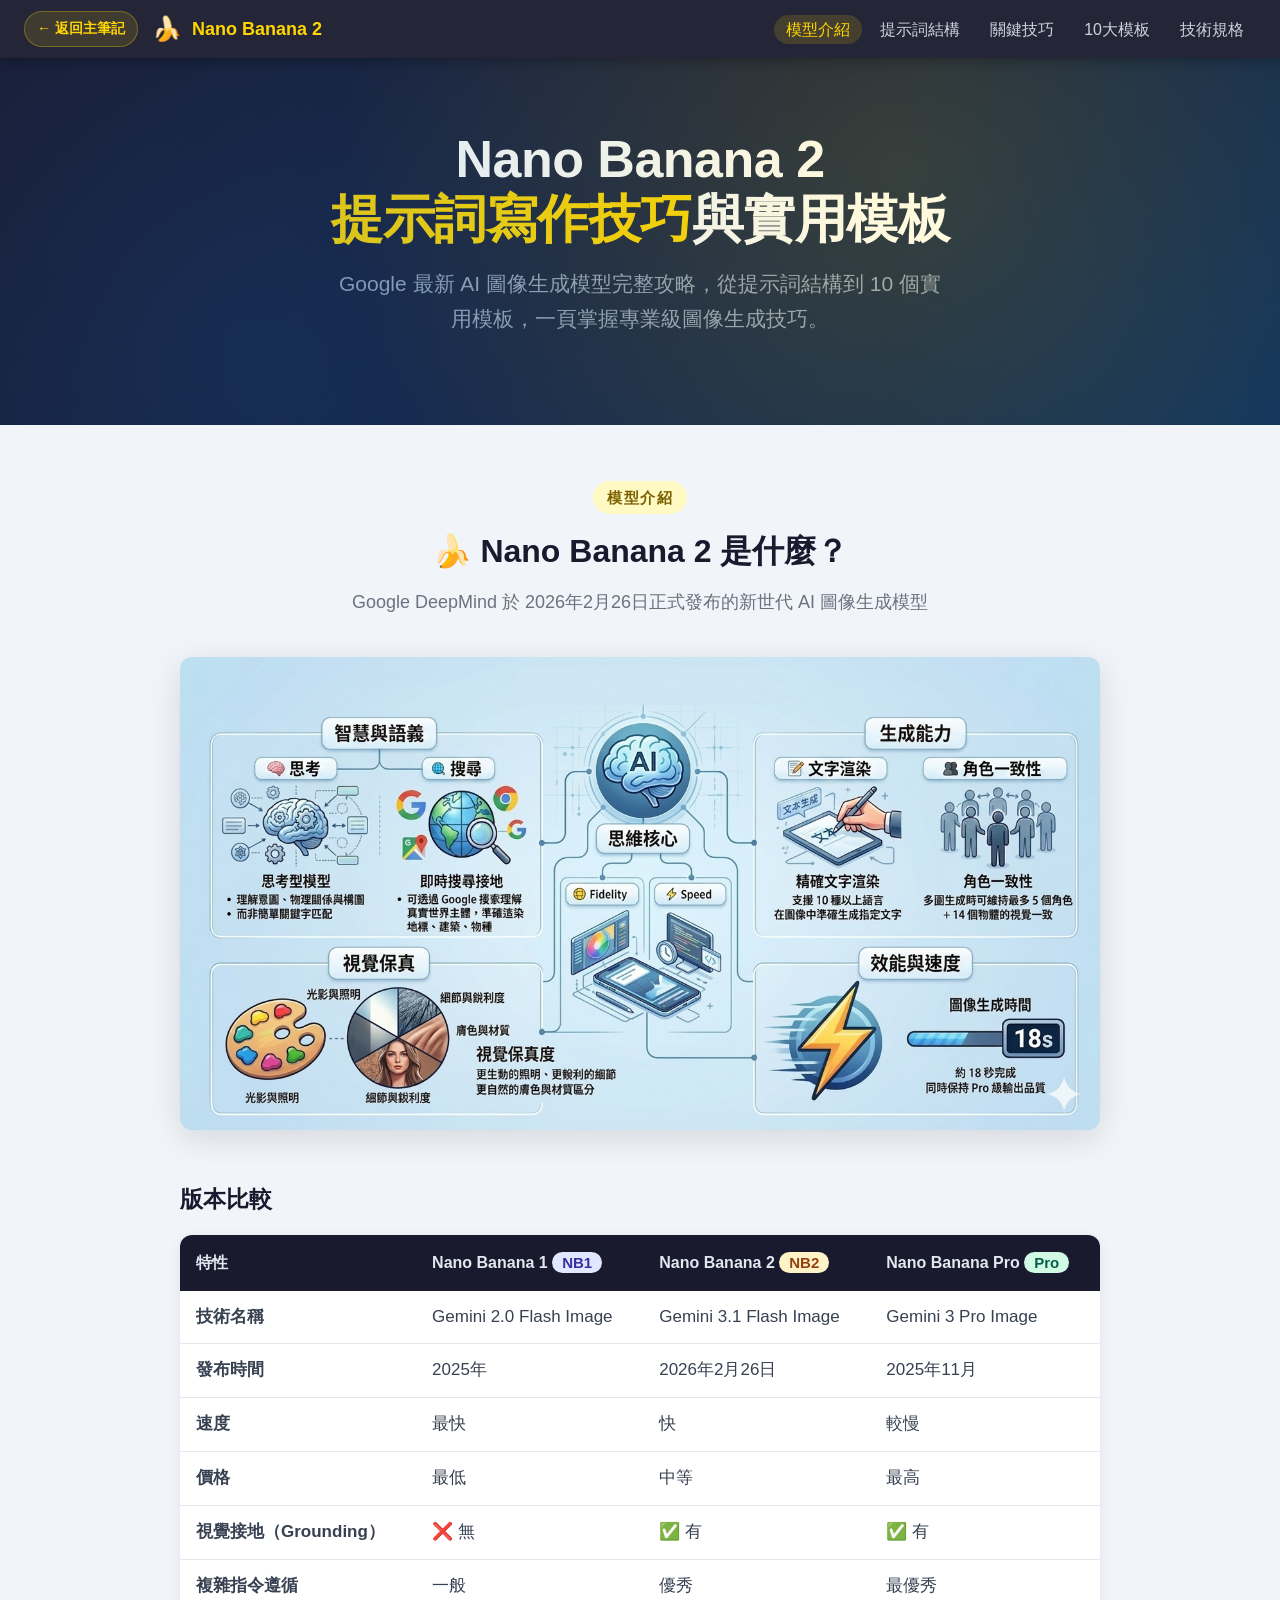
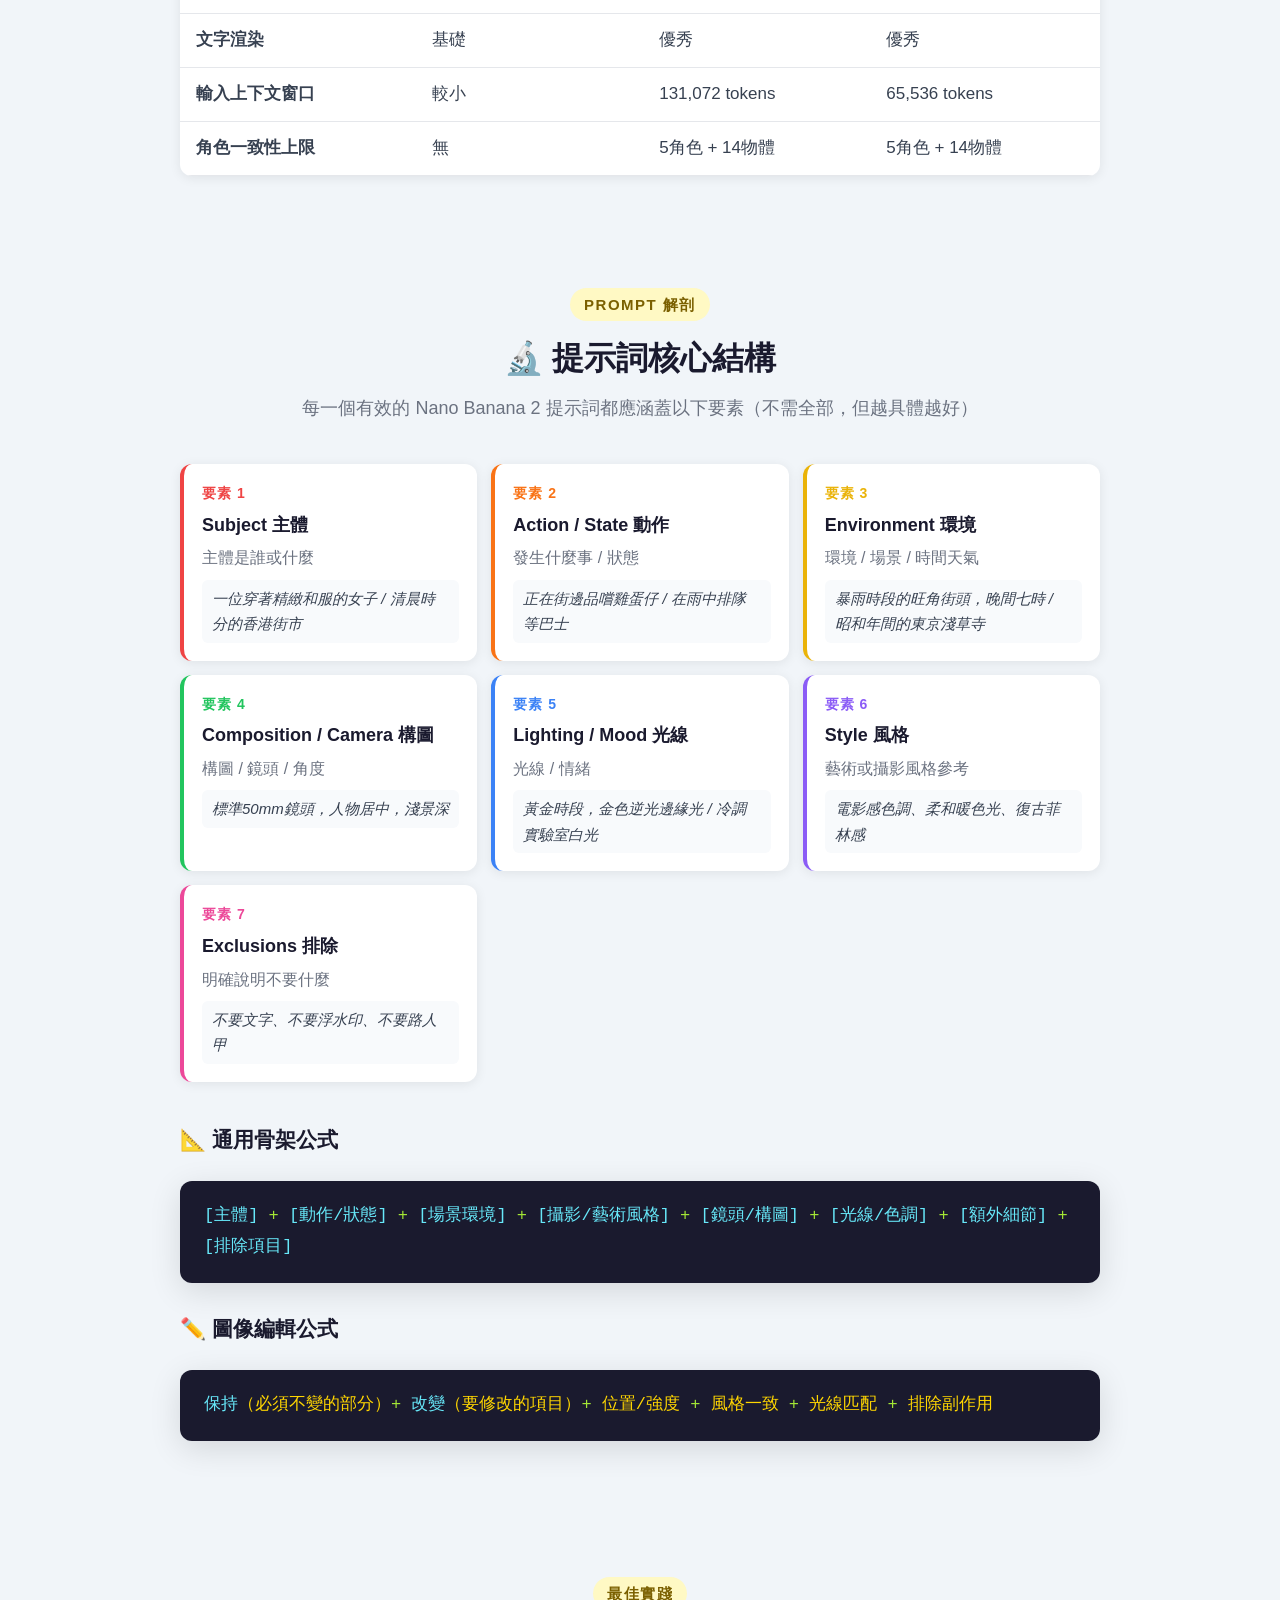
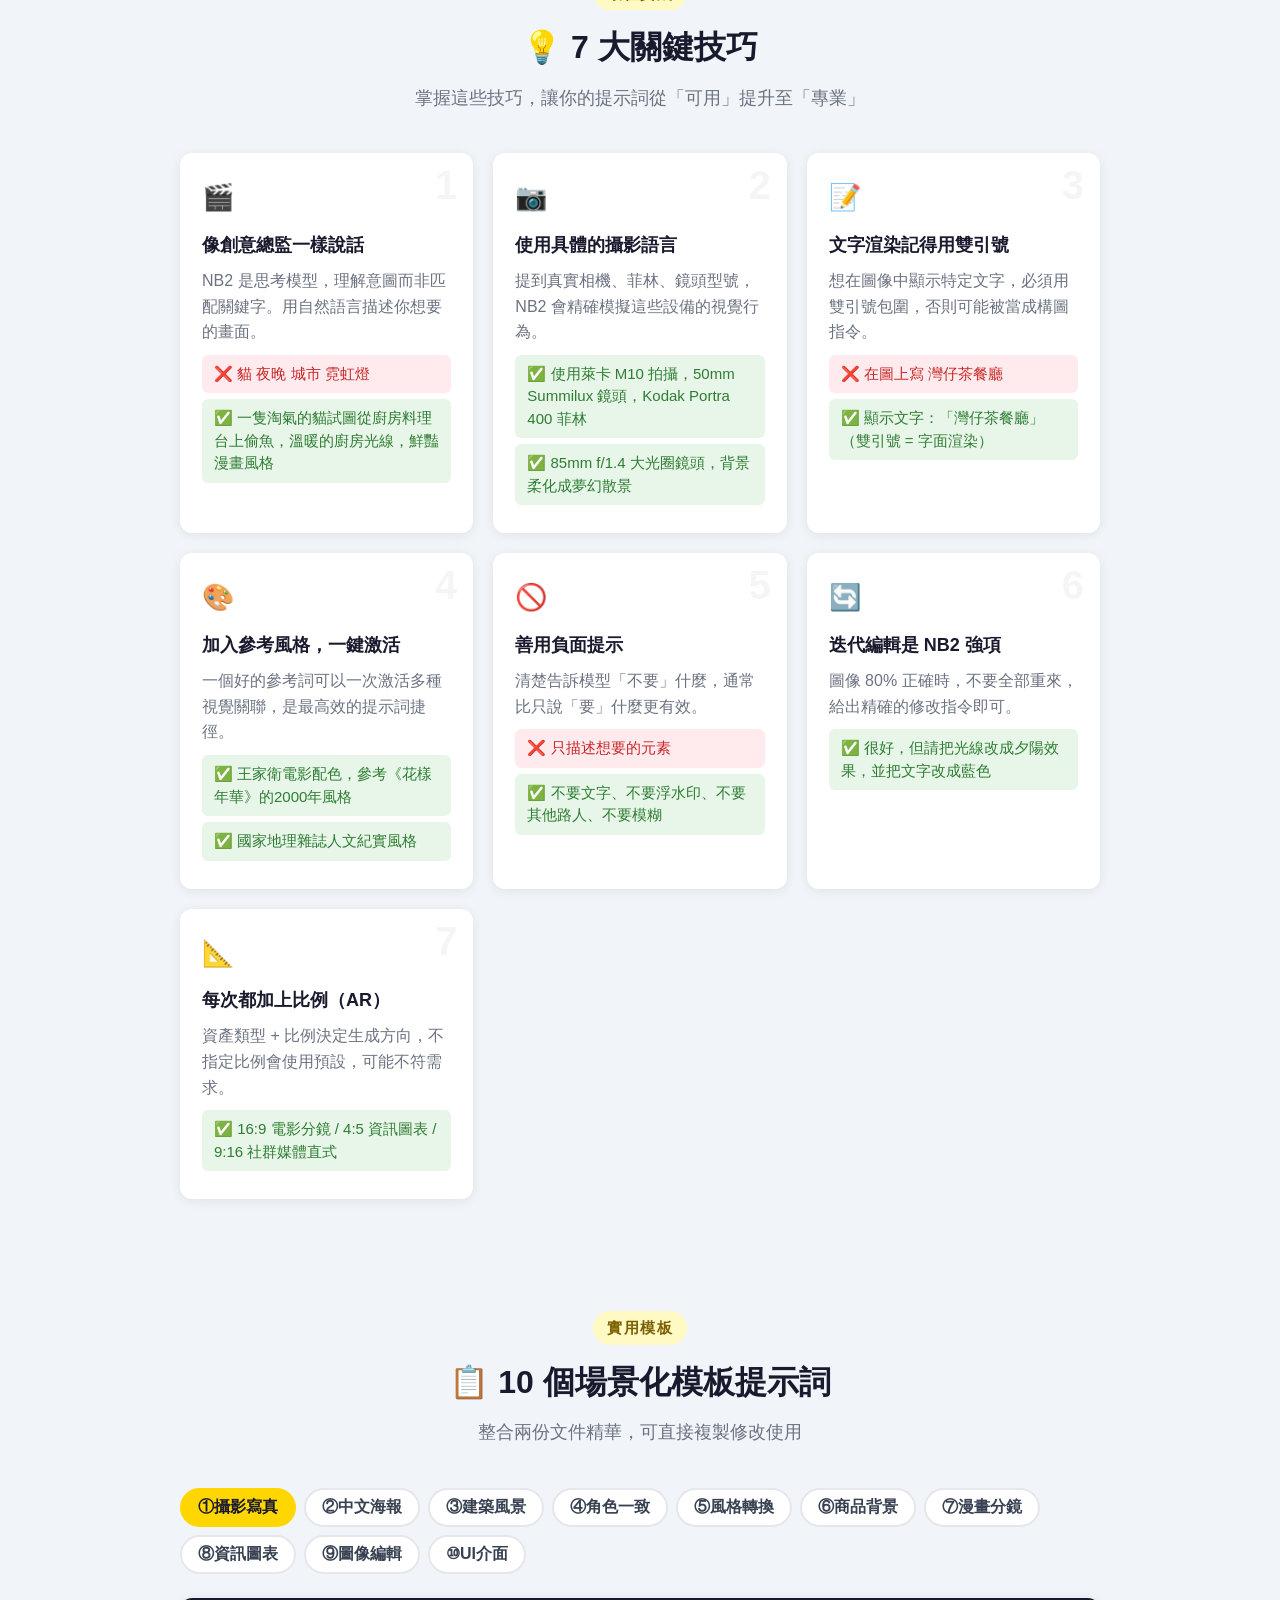
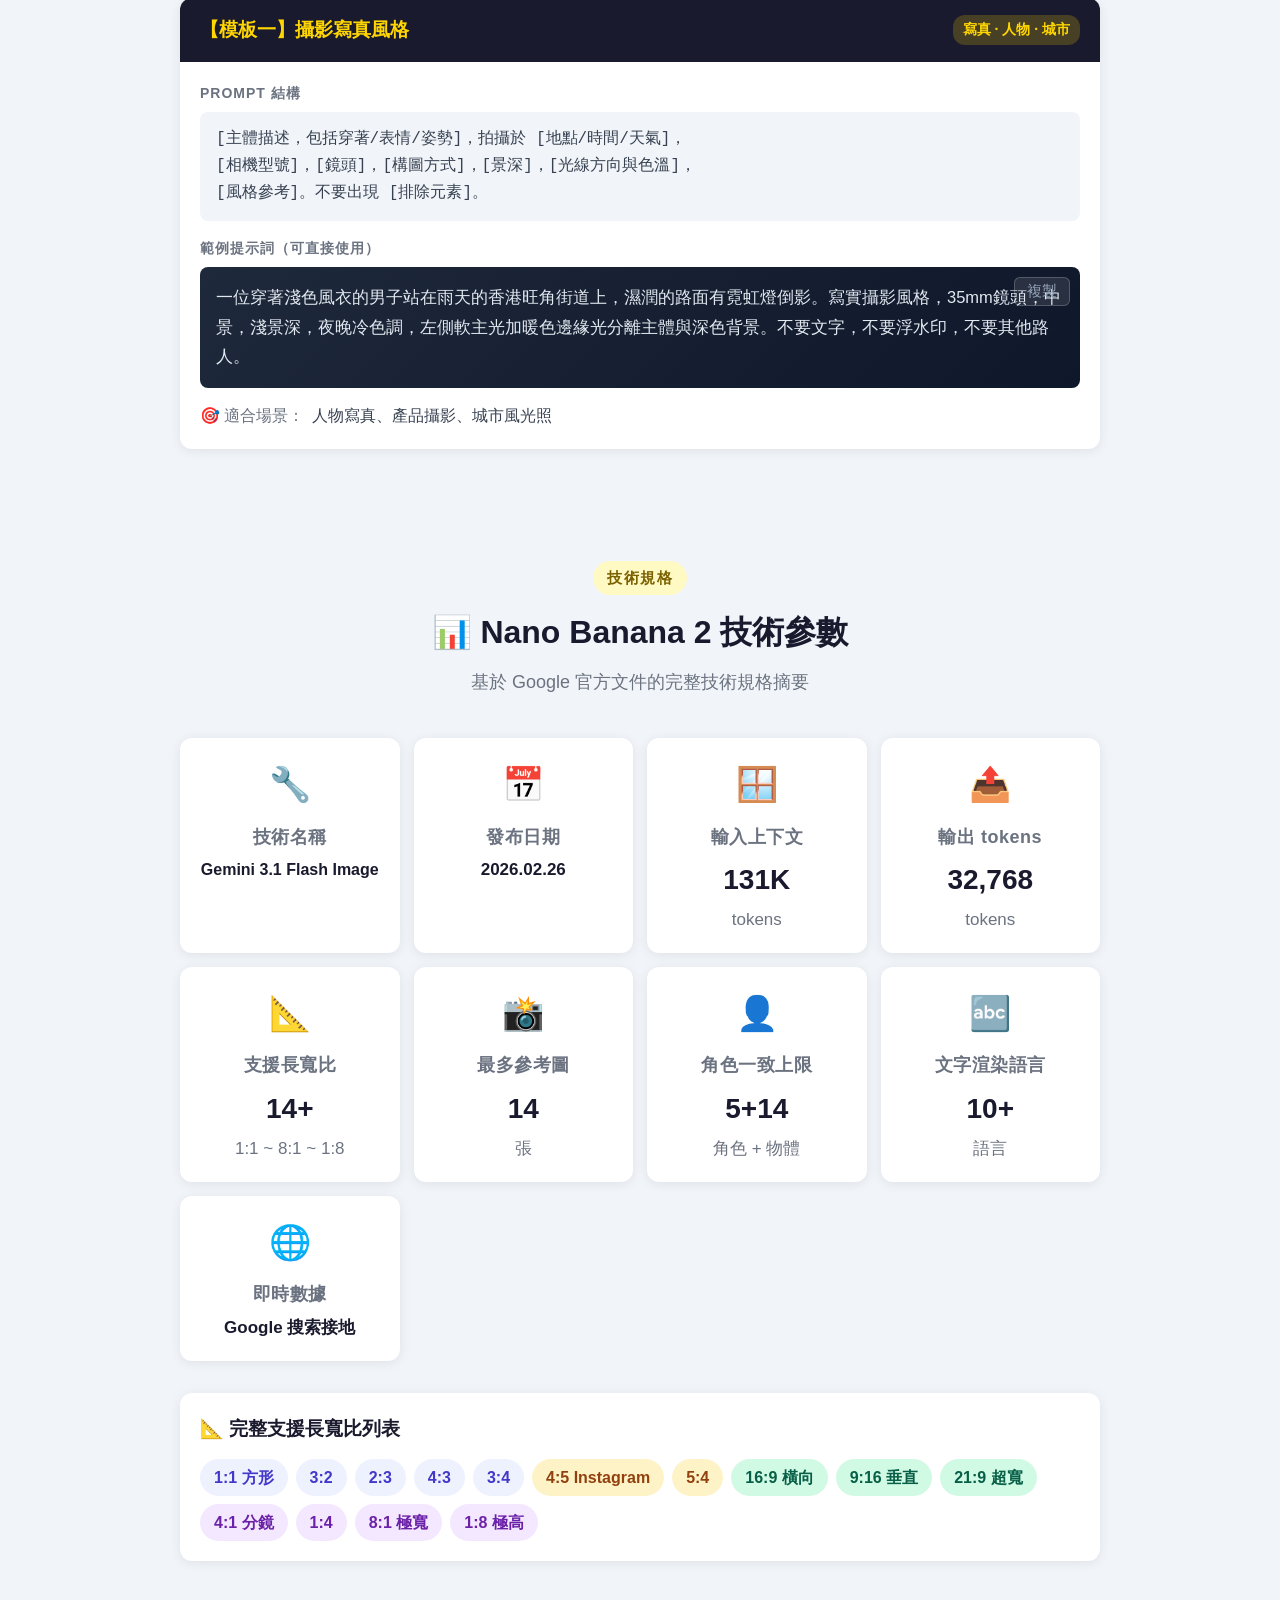
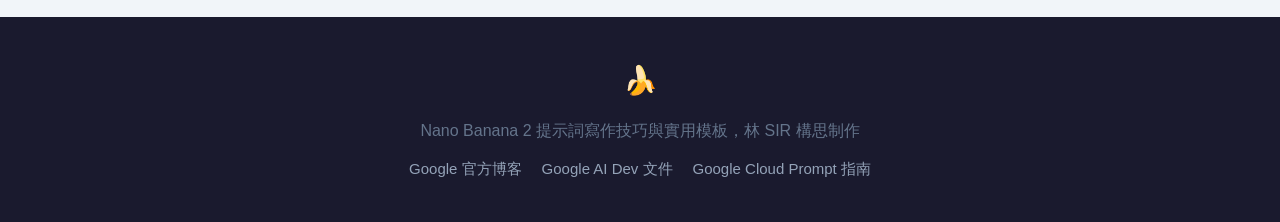
<file: intro/nb2.html>
<!DOCTYPE html>
<html lang="zh-Hant">
<head>
<meta charset="UTF-8">
<meta name="viewport" content="width=device-width, initial-scale=1.0">
<title>Nano Banana 2 — 提示詞寫作技巧與實用模板</title>
    <link rel="stylesheet" href="css/nb2.css">
</head>
<body>

<div id="progress-bar"></div>

<!-- 導覽 -->
<nav>
  <div style="display:flex;align-items:center;gap:14px;">
    <a href="index.html" style="display:flex;align-items:center;gap:6px;background:rgba(255,214,0,.12);border:1px solid rgba(255,214,0,.3);color:#FFD600;font-size:14px;font-weight:600;padding:5px 12px;border-radius:20px;text-decoration:none;transition:all .2s;white-space:nowrap;" onmouseover="this.style.background='rgba(255,214,0,.25)'" onmouseout="this.style.background='rgba(255,214,0,.12)'">
      ← 返回主筆記
    </a>
    <a href="#" class="nav-brand"><span>🍌</span> Nano Banana 2</a>
  </div>
  <button class="hamburger" id="hamburger" aria-label="選單">
    <span></span>
    <span></span>
    <span></span>
  </button>
  <ul class="nav-links" id="nav-links">
    <li><a href="#what-is">模型介紹</a></li>
    <li><a href="#anatomy">提示詞結構</a></li>
    <li><a href="#tips">關鍵技巧</a></li>
    <li><a href="#templates">10大模板</a></li>
    <li><a href="#specs">技術規格</a></li>
  </ul>
</nav>

<!-- HERO -->
<div class="hero">
  <h1>Nano Banana 2<br><em>提示詞寫作技巧</em>與實用模板</h1>
  <p>Google 最新 AI 圖像生成模型完整攻略，從提示詞結構到 10 個實用模板，一頁掌握專業級圖像生成技巧。</p>
</div>

<!-- 一、模型介紹 -->
<section id="what-is">
<div class="container">
  <div class="section-header">
    <span class="section-label">模型介紹</span>
    <h2>🍌 Nano Banana 2 是什麼？</h2>
    <p>Google DeepMind 於 2026年2月26日正式發布的新世代 AI 圖像生成模型</p>
  </div>

  <div style="margin-top: 32px; text-align: center;">
    <img src="features.png" alt="Nano Banana 2 功能特色" style="max-width: 100%; height: auto; border-radius: 12px; box-shadow: var(--shadow-lg);">
  </div>

  <!-- 版本比較 -->
  <h3 style="margin: 40px 0 16px; font-size: 23px; color: var(--dark);">版本比較</h3>
  <div class="compare-table-wrap">
    <table>
      <thead>
        <tr>
          <th>特性</th>
          <th>Nano Banana 1 <span class="badge-nb1">NB1</span></th>
          <th>Nano Banana 2 <span class="badge-nb2">NB2</span></th>
          <th>Nano Banana Pro <span class="badge-pro">Pro</span></th>
        </tr>
      </thead>
      <tbody>
        <tr><td>技術名稱</td><td>Gemini 2.0 Flash Image</td><td>Gemini 3.1 Flash Image</td><td>Gemini 3 Pro Image</td></tr>
        <tr><td>發布時間</td><td>2025年</td><td>2026年2月26日</td><td>2025年11月</td></tr>
        <tr><td>速度</td><td>最快</td><td>快</td><td>較慢</td></tr>
        <tr><td>價格</td><td>最低</td><td>中等</td><td>最高</td></tr>
        <tr><td>視覺接地（Grounding）</td><td>❌ 無</td><td>✅ 有</td><td>✅ 有</td></tr>
        <tr><td>複雜指令遵循</td><td>一般</td><td>優秀</td><td>最優秀</td></tr>
        <tr><td>文字渲染</td><td>基礎</td><td>優秀</td><td>優秀</td></tr>
        <tr><td>輸入上下文窗口</td><td>較小</td><td>131,072 tokens</td><td>65,536 tokens</td></tr>
        
        <tr><td>角色一致性上限</td><td>無</td><td>5角色 + 14物體</td><td>5角色 + 14物體</td></tr>
      </tbody>
    </table>
  </div>
</div>
</section>

<!-- 二、提示詞核心結構 -->
<section id="anatomy" style="background: #F1F5F9;">
<div class="container">
  <div class="section-header">
    <span class="section-label">Prompt 解剖</span>
    <h2>🔬 提示詞核心結構</h2>
    <p>每一個有效的 Nano Banana 2 提示詞都應涵蓋以下要素（不需全部，但越具體越好）</p>
  </div>

  <div class="anatomy-grid">
    <div class="anatomy-item c0">
      <div class="anatomy-num">要素 1</div>
      <h4>Subject 主體</h4>
      <p>主體是誰或什麼</p>
      <div class="example">一位穿著精緻和服的女子 / 清晨時分的香港街市</div>
    </div>
    <div class="anatomy-item c1">
      <div class="anatomy-num">要素 2</div>
      <h4>Action / State 動作</h4>
      <p>發生什麼事 / 狀態</p>
      <div class="example">正在街邊品嚐雞蛋仔 / 在雨中排隊等巴士</div>
    </div>
    <div class="anatomy-item c2">
      <div class="anatomy-num">要素 3</div>
      <h4>Environment 環境</h4>
      <p>環境 / 場景 / 時間天氣</p>
      <div class="example">暴雨時段的旺角街頭，晚間七時 / 昭和年間的東京淺草寺</div>
    </div>
    <div class="anatomy-item c3">
      <div class="anatomy-num">要素 4</div>
      <h4>Composition / Camera 構圖</h4>
      <p>構圖 / 鏡頭 / 角度</p>
      <div class="example">標準50mm鏡頭，人物居中，淺景深</div>
    </div>
    <div class="anatomy-item c4">
      <div class="anatomy-num">要素 5</div>
      <h4>Lighting / Mood 光線</h4>
      <p>光線 / 情緒</p>
      <div class="example">黃金時段，金色逆光邊緣光 / 冷調實驗室白光</div>
    </div>
    <div class="anatomy-item c5">
      <div class="anatomy-num">要素 6</div>
      <h4>Style 風格</h4>
      <p>藝術或攝影風格參考</p>
      <div class="example">電影感色調、柔和暖色光、復古菲林感</div>
    </div>
    <div class="anatomy-item c6">
      <div class="anatomy-num">要素 7</div>
      <h4>Exclusions 排除</h4>
      <p>明確說明不要什麼</p>
      <div class="example">不要文字、不要浮水印、不要路人甲</div>
    </div>
  </div>

  <!-- 公式 -->
  <h3 style="margin: 40px 0 14px; font-size: 21px; color: var(--dark);">📐 通用骨架公式</h3>
  <div class="formula-box"><span class="kw">[主體]</span> <span class="op">+</span> <span class="kw">[動作/狀態]</span> <span class="op">+</span> <span class="kw">[場景環境]</span> <span class="op">+</span> <span class="kw">[攝影/藝術風格]</span> <span class="op">+</span> <span class="kw">[鏡頭/構圖]</span> <span class="op">+</span> <span class="kw">[光線/色調]</span> <span class="op">+</span> <span class="kw">[額外細節]</span> <span class="op">+</span> <span class="kw">[排除項目]</span></div>

  <h3 style="margin: 28px 0 14px; font-size: 21px; color: var(--dark);">✏️ 圖像編輯公式</h3>
  <div class="formula-box"><span class="kw">保持</span>（必須不變的部分）<span class="op">+</span> <span class="kw">改變</span>（要修改的項目）<span class="op">+</span> 位置/強度 <span class="op">+</span> 風格一致 <span class="op">+</span> 光線匹配 <span class="op">+</span> 排除副作用</div>
</div>
</section>

<!-- 三、關鍵技巧 -->
<section id="tips">
<div class="container">
  <div class="section-header">
    <span class="section-label">最佳實踐</span>
    <h2>💡 7 大關鍵技巧</h2>
    <p>掌握這些技巧，讓你的提示詞從「可用」提升至「專業」</p>
  </div>

  <div class="tips-grid">
    <div class="tip-card">
      <div class="tip-num">1</div>
      <div class="tip-icon">🎬</div>
      <h4>像創意總監一樣說話</h4>
      <p>NB2 是思考模型，理解意圖而非匹配關鍵字。用自然語言描述你想要的畫面。</p>
      <div class="tip-bad">貓 夜晚 城市 霓虹燈</div>
      <div class="tip-good">一隻淘氣的貓試圖從廚房料理台上偷魚，溫暖的廚房光線，鮮豔漫畫風格</div>
    </div>
    <div class="tip-card">
      <div class="tip-num">2</div>
      <div class="tip-icon">📷</div>
      <h4>使用具體的攝影語言</h4>
      <p>提到真實相機、菲林、鏡頭型號，NB2 會精確模擬這些設備的視覺行為。</p>
      <div class="tip-good">使用萊卡 M10 拍攝，50mm Summilux 鏡頭，Kodak Portra 400 菲林</div>
      <div class="tip-good">85mm f/1.4 大光圈鏡頭，背景柔化成夢幻散景</div>
    </div>
    <div class="tip-card">
      <div class="tip-num">3</div>
      <div class="tip-icon">📝</div>
      <h4>文字渲染記得用雙引號</h4>
      <p>想在圖像中顯示特定文字，必須用雙引號包圍，否則可能被當成構圖指令。</p>
      <div class="tip-bad">在圖上寫 灣仔茶餐廳</div>
      <div class="tip-good">顯示文字：「灣仔茶餐廳」（雙引號 = 字面渲染）</div>
    </div>
    <div class="tip-card">
      <div class="tip-num">4</div>
      <div class="tip-icon">🎨</div>
      <h4>加入參考風格，一鍵激活</h4>
      <p>一個好的參考詞可以一次激活多種視覺關聯，是最高效的提示詞捷徑。</p>
      <div class="tip-good">王家衛電影配色，參考《花樣年華》的2000年風格</div>
      <div class="tip-good">國家地理雜誌人文紀實風格</div>
    </div>
    <div class="tip-card">
      <div class="tip-num">5</div>
      <div class="tip-icon">🚫</div>
      <h4>善用負面提示</h4>
      <p>清楚告訴模型「不要」什麼，通常比只說「要」什麼更有效。</p>
      <div class="tip-bad">只描述想要的元素</div>
      <div class="tip-good">不要文字、不要浮水印、不要其他路人、不要模糊</div>
    </div>
    <div class="tip-card">
      <div class="tip-num">6</div>
      <div class="tip-icon">🔄</div>
      <h4>迭代編輯是 NB2 強項</h4>
      <p>圖像 80% 正確時，不要全部重來，給出精確的修改指令即可。</p>
      <div class="tip-good">很好，但請把光線改成夕陽效果，並把文字改成藍色</div>
    </div>
    <div class="tip-card">
      <div class="tip-num">7</div>
      <div class="tip-icon">📐</div>
      <h4>每次都加上比例（AR）</h4>
      <p>資產類型 + 比例決定生成方向，不指定比例會使用預設，可能不符需求。</p>
      <div class="tip-good">16:9 電影分鏡 / 4:5 資訊圖表 / 9:16 社群媒體直式</div>
    </div>
  </div>
</div>
</section>

<!-- 四、10大模板 -->
<section id="templates" style="background: #F1F5F9;">
<div class="container">
  <div class="section-header">
    <span class="section-label">實用模板</span>
    <h2>📋 10 個場景化模板提示詞</h2>
    <p>整合兩份文件精華，可直接複製修改使用</p>
  </div>

  <div class="template-tabs">
    <button class="tab-btn active" onclick="switchTab(event, 't1')">①攝影寫真</button>
    <button class="tab-btn" onclick="switchTab(event, 't2')">②中文海報</button>
    <button class="tab-btn" onclick="switchTab(event, 't3')">③建築風景</button>
    <button class="tab-btn" onclick="switchTab(event, 't4')">④角色一致</button>
    <button class="tab-btn" onclick="switchTab(event, 't5')">⑤風格轉換</button>
    <button class="tab-btn" onclick="switchTab(event, 't6')">⑥商品背景</button>
    <button class="tab-btn" onclick="switchTab(event, 't7')">⑦漫畫分鏡</button>
    <button class="tab-btn" onclick="switchTab(event, 't8')">⑧資訊圖表</button>
    <button class="tab-btn" onclick="switchTab(event, 't9')">⑨圖像編輯</button>
    <button class="tab-btn" onclick="switchTab(event, 't10')">⑩UI介面</button>
  </div>

  <!-- 模板一：攝影寫真 -->
  <div class="template-panel active" id="t1">
    <div class="template-card">
      <div class="template-header">
        <h3>【模板一】攝影寫真風格</h3>
        <span class="template-tag">寫真 · 人物 · 城市</span>
      </div>
      <div class="template-body">
        <div class="template-label">Prompt 結構</div>
        <div class="template-struct">[主體描述，包括穿著/表情/姿勢]，拍攝於 [地點/時間/天氣]，
[相機型號]，[鏡頭]，[構圖方式]，[景深]，[光線方向與色溫]，
[風格參考]。不要出現 [排除元素]。</div>
        <div class="template-label">範例提示詞（可直接使用）</div>
        <div class="template-example">
          <button class="copy-btn" onclick="copyPrompt(this)">複製</button>
          <p id="p1">一位穿著淺色風衣的男子站在雨天的香港旺角街道上，濕潤的路面有霓虹燈倒影。寫實攝影風格，35mm鏡頭，中景，淺景深，夜晚冷色調，左側軟主光加暖色邊緣光分離主體與深色背景。不要文字，不要浮水印，不要其他路人。</p>
        </div>
        <div class="use-case">🎯 適合場景：<span>人物寫真、產品攝影、城市風光照</span></div>
      </div>
    </div>
  </div>

  <!-- 模板二：中文海報 -->
  <div class="template-panel" id="t2">
    <div class="template-card">
      <div class="template-header">
        <h3>【模板二】中文文字圖像（海報/廣告）</h3>
        <span class="template-tag">海報 · 廣告 · 品牌</span>
      </div>
      <div class="template-body">
        <div class="template-label">Prompt 結構</div>
        <div class="template-struct">建立一張 [比例] 的 [資產類型]，主體是 [描述]。
畫面上方居中顯示：「[主要文字]」，字體 [字體描述]，顏色 [顏色]。
畫面下方居中顯示：「[副標文字]」，字體 [字體描述]，顏色 [顏色]。
[風格/色調/氛圍描述]。所有文字必須準確無誤。</div>
        <div class="template-label">範例提示詞（可直接使用）</div>
        <div class="template-example">
          <button class="copy-btn" onclick="copyPrompt(this)">複製</button>
          <p id="p2">建立一張 3:4 直向的課程宣傳海報，主體是一隻正在接受年青學員護理的可愛柴犬，背景是溫暖的室內環境。畫面上方居中顯示：「香港基督教女青年會」，字體為粗體無襯線字，顏色為品牌藍色。畫面中央顯示：「寵物護理員基礎證書課程」，字體為粗宋體，顏色為專業深灰。畫面下方居中顯示：「現正招生｜ERB課程」，字體為中等粗細，顏色為淺灰色。暖色調，活潑正面氛圍，乾淨專業的商業設計。所有文字必須準確無誤。</p>
        </div>
        <div class="use-case">🎯 適合場景：<span>課程宣傳、社群廣告、活動海報</span></div>
      </div>
    </div>
  </div>

  <!-- 模板三：建築風景 -->
  <div class="template-panel" id="t3">
    <div class="template-card">
      <div class="template-header">
        <h3>【模板三】建築/風景寫實</h3>
        <span class="template-tag">建築 · 地景 · 旅遊</span>
      </div>
      <div class="template-body">
        <div class="template-label">Prompt 結構</div>
        <div class="template-struct">[具體建築/地點名稱] 的 [具體角度/視角] 照片，
[拍攝時間/光線條件]，[相機與鏡頭設定]，
[風格，如寫實/電影感]，[額外細節如天氣/季節]。
確認 [建築/地點] 的 [具體細節] 準確。</div>
        <div class="template-label">範例提示詞（可直接使用）</div>
        <div class="template-example">
          <button class="copy-btn" onclick="copyPrompt(this)">複製</button>
          <p id="p3">尖沙咀香港文化中心與幻彩詠香江夜景，標準視角從九龍一角拍攝，金黃色人造光源與城市倒影交織。寫實攝影，Canon EOS R5，24mm廣角鏡頭，三腳架長曝光，乾淨的構圖，無多餘人物。確保建築輪廓與實際外觀一致。</p>
        </div>
        <div class="use-case">🎯 適合場景：<span>旅遊素材、城市介紹、房地產宣傳</span></div>
      </div>
    </div>
  </div>

  <!-- 模板四：角色一致 -->
  <div class="template-panel" id="t4">
    <div class="template-card">
      <div class="template-header">
        <h3>【模板四】角色一致性多圖生成</h3>
        <span class="template-tag">角色 · 連環 · 品牌</span>
      </div>
      <div class="template-body">
        <div class="template-label">Prompt 結構</div>
        <div class="template-struct">以這張圖片為角色參考，生成 [數量] 張不同場景的 [動作/表情]，
每張圖片中角色外貌必須與原圖完全一致，
包括 [具體特徵描述]。場景風格為 [風格]。</div>
        <div class="template-label">範例提示詞（可直接使用）</div>
        <div class="template-example">
          <button class="copy-btn" onclick="copyPrompt(this)">複製</button>
          <p id="p4">以這張圖片為角色參考，生成4張同一角色的不同場景：圖1在維多利亞港看夜景，圖2在茶餐廳吃早餐，圖3在太平山頂遠眺，圖4撐傘走在中環街道。每張圖中角色的黑色短髮、白皙皮膚、紅色外套必須與原圖完全一致。寫實攝影風格，電影感色調。</p>
        </div>
        <div class="use-case">🎯 適合場景：<span>故事漫畫、角色設定、行銷素材</span></div>
      </div>
    </div>
  </div>

  <!-- 模板五：風格轉換 -->
  <div class="template-panel" id="t5">
    <div class="template-card">
      <div class="template-header">
        <h3>【模板五】風格轉換（Style Transfer）</h3>
        <span class="template-tag">風格 · 藝術化 · 再利用</span>
      </div>
      <div class="template-body">
        <div class="template-label">Prompt 結構</div>
        <div class="template-struct">保持原圖的 [構圖/主體位置/視角] 完全不變，
將圖像轉換為 [目標風格]：[具體風格描述 + 色調 + 質感 + 光線]。
不要添加新元素，不要改變主體位置，不要添加文字。</div>
        <div class="template-label">範例提示詞（可直接使用）</div>
        <div class="template-example">
          <button class="copy-btn" onclick="copyPrompt(this)">複製</button>
          <p id="p5">保持原圖中人物與場景的構圖和位置完全不變，將圖像轉換為水彩插畫風格：柔和暈染邊緣、紙張質感、溫和的色彩暈開。顏色應更明亮但不過度飽和。不要添加新元素，不要移動主體，不要添加文字。</p>
        </div>
        <div class="use-case">🎯 適合場景：<span>品牌風格統一、藝術化加工、現有素材再利用</span></div>
      </div>
    </div>
  </div>

  <!-- 模板六：商品背景 -->
  <div class="template-panel" id="t6">
    <div class="template-card">
      <div class="template-header">
        <h3>【模板六】商品乾淨背景圖</h3>
        <span class="template-tag">電商 · 產品 · 商業</span>
      </div>
      <div class="template-body">
        <div class="template-label">Prompt 結構</div>
        <div class="template-struct">[產品名稱與詳細描述]，位於 [位置/姿勢]，
白色或純色背景，[產品角度/展示方式]，
工作室級商業攝影光線（[光線描述]），
[風格/光線/色調要求]。不要背景裝飾物，不要浮水印，不要文字。</div>
        <div class="template-label">範例提示詞（可直接使用）</div>
        <div class="template-example">
          <button class="copy-btn" onclick="copyPrompt(this)">複製</button>
          <p id="p6">一個透明玻璃香氛蠟燭罐，啞光磨砂白色罐身，品牌名稱以金色燙金字體印於正面下半部，頂部有木質圓形蓋。產品置於畫面中央，45度斜側角度，淺灰漸層背景。工作室商業攝影，均勻柔光箱光源，精準還原玻璃通透感與木蓋質感。不要背景裝飾物，不要浮水印，不要文字。</p>
        </div>
        <div class="use-case">🎯 適合場景：<span>電子商務、產品型錄、客戶提案素材</span></div>
      </div>
    </div>
  </div>

  <!-- 模板七：漫畫分鏡 -->
  <div class="template-panel" id="t7">
    <div class="template-card">
      <div class="template-header">
        <h3>【模板七】漫畫/分鏡創作</h3>
        <span class="template-tag">漫畫 · 敘事 · 社群</span>
      </div>
      <div class="template-body">
        <div class="template-label">Prompt 結構</div>
        <div class="template-struct">[數量] 格橫向漫畫分鏡，比例 [如 4:1]，
故事講述 [具體劇情描述]，風格為 [漫畫風格，如日式少年漫/法式漫畫]。
保持角色設計在所有格子中一致，
每格有不同的 [表情/動作/場景變化]。</div>
        <div class="template-label">範例提示詞（可直接使用）</div>
        <div class="template-example">
          <button class="copy-btn" onclick="copyPrompt(this)">複製</button>
          <p id="p7">4格橫向漫畫分鏡，比例 4:1，講述一個穿校服的高中生在茶餐廳點了一杯鴛鴦，卻發現杯子裡是菠蘿油的故事。使用日式少年漫畫風格，清晰的黑線稿配網點紙。角色穿白色襯衫、深藍色西裝褲、黑色皮鞋，保持所有格子一致。第四格加入爆炸效果框強調角色驚訝表情。</p>
        </div>
        <div class="use-case">🎯 適合場景：<span>社群內容、故事敘述、行銷短漫</span></div>
      </div>
    </div>
  </div>

  <!-- 模板八：資訊圖表 -->
  <div class="template-panel" id="t8">
    <div class="template-card">
      <div class="template-header">
        <h3>【模板八】資訊圖表（Infographic）</h3>
        <span class="template-tag">資訊 · 教育 · 數據</span>
      </div>
      <div class="template-body">
        <div class="template-label">Prompt 結構</div>
        <div class="template-struct">建立一張 [比例] 的資訊圖表，主題是 [主題描述]，
包含 [數量] 個主要資訊區塊：[具體內容描述]。
使用 [色調，如暖色/科技感/清新] 配色方案，
[字體/排版風格]，乾淨的版面設計。
[附加要求，如：包含標題/包含數據視覺化]。</div>
        <div class="template-label">範例提示詞（可直接使用）</div>
        <div class="template-example">
          <button class="copy-btn" onclick="copyPrompt(this)">複製</button>
          <p id="p8">建立一張 4:5 的繁體中文資訊圖表，主題是香港十大必吃傳統美食，包含5個主要資訊區塊：菠蘿油、蛋撻、奶茶、雲吞麵、咖哩魚蛋。使用傳統香港茶餐廳風格配色（米白、紅、綠、奶白），大字標題，副標題解釋，乾淨現代的版面設計，每個美食區配有插圖化呈現。</p>
        </div>
        <div class="use-case">🎯 適合場景：<span>教育內容、社交媒體分享、品牌資訊傳遞</span></div>
      </div>
    </div>
  </div>

  <!-- 模板九：圖像編輯 -->
  <div class="template-panel" id="t9">
    <div class="template-card">
      <div class="template-header">
        <h3>【模板九】圖像局部編輯（加入元素）</h3>
        <span class="template-tag">合成 · 編輯 · 加工</span>
      </div>
      <div class="template-body">
        <div class="template-label">Prompt 結構</div>
        <div class="template-struct">在原圖的 [指定位置] 加入 [新元素詳細描述]，
新元素的光線方向必須與原圖現有光源一致，
透視角度必須與原圖匹配。
不要遮擋主體，不要改變整體色調與風格，
保持所有現有元素位置不變。</div>
        <div class="template-label">範例提示詞（可直接使用）</div>
        <div class="template-example">
          <button class="copy-btn" onclick="copyPrompt(this)">複製</button>
          <p id="p9">在原圖街道場景的右側加入一台經典紅色的士，停在路邊。紅色車身乾淨有光澤，金色車牌。車身受左側路燈暖光照射，投影方向與原圖其他車輛一致。透視角度為輕微仰視，符合街道消失點透視。不要遮擋主體人物，不要改變整體電影感色調，保持所有現有元素位置不變。</p>
        </div>
        <div class="use-case">🎯 適合場景：<span>場景豐富化、電影感加工、品牌元素植入</span></div>
      </div>
    </div>
  </div>

  <!-- 模板十：UI介面 -->
  <div class="template-panel" id="t10">
    <div class="template-card">
      <div class="template-header">
        <h3>【模板十】UI/介面設計圖</h3>
        <span class="template-tag">UI · App · Mockup</span>
      </div>
      <div class="template-body">
        <div class="template-label">Prompt 結構</div>
        <div class="template-struct">建立一個 [設備] 上的 [應用類型] 介面設計截圖，
主畫面顯示 [功能模組描述]，整體採用 [設計語言]，使用 [主色調] 配色，
圓角 [大小]，陰影 [風格]。乾淨的高保真截圖，無狀態列干擾。</div>
        <div class="template-label">範例提示詞（可直接使用）</div>
        <div class="template-example">
          <button class="copy-btn" onclick="copyPrompt(this)">複製</button>
          <p id="p10">建立一個 iPhone 17 Pro 上的繁體中文天氣應用介面截圖，主畫面顯示當前天氣卡片（28度，多雲，屯門區）、未來6小時逐時預報橫向列表、九日天氣概覽。使用極簡現代設計語言，主色調為藍白漸變，卡片圓角16px，輕柔陰影。乾淨的高保真 Mockup 截圖，狀態列乾淨無干擾字樣，背景模擬真實室內場景。</p>
        </div>
        <div class="use-case">🎯 適合場景：<span>產品提案、介面展示、簡報素材</span></div>
      </div>
    </div>
  </div>

</div>
</section>



<!-- 六、技術規格 -->
<section id="specs" style="background: #F1F5F9;">
<div class="container">
  <div class="section-header">
    <span class="section-label">技術規格</span>
    <h2>📊 Nano Banana 2 技術參數</h2>
    <p>基於 Google 官方文件的完整技術規格摘要</p>
  </div>

  <div class="specs-grid">
    <div class="spec-item">
      <div class="spec-icon">🔧</div>
      <div class="spec-label">技術名稱</div>
      <div class="spec-val" style="font-size:16px; margin-top: 4px;">Gemini 3.1 Flash Image</div>
    </div>
    <div class="spec-item">
      <div class="spec-icon">📅</div>
      <div class="spec-label">發布日期</div>
      <div class="spec-val" style="font-size:17px;">2026.02.26</div>
    </div>
    <div class="spec-item">
      <div class="spec-icon">🪟</div>
      <div class="spec-label">輸入上下文</div>
      <div class="spec-val">131K</div>
      <div class="spec-sub">tokens</div>
    </div>
    <div class="spec-item">
      <div class="spec-icon">📤</div>
      <div class="spec-label">輸出 tokens</div>
      <div class="spec-val">32,768</div>
      <div class="spec-sub">tokens</div>
    </div>
    
    <div class="spec-item">
      <div class="spec-icon">📐</div>
      <div class="spec-label">支援長寬比</div>
      <div class="spec-val">14+</div>
      <div class="spec-sub">1:1 ~ 8:1 ~ 1:8</div>
    </div>
    <div class="spec-item">
      <div class="spec-icon">📸</div>
      <div class="spec-label">最多參考圖</div>
      <div class="spec-val">14</div>
      <div class="spec-sub">張</div>
    </div>
    <div class="spec-item">
      <div class="spec-icon">👤</div>
      <div class="spec-label">角色一致上限</div>
      <div class="spec-val">5+14</div>
      <div class="spec-sub">角色 + 物體</div>
    </div>
    <div class="spec-item">
      <div class="spec-icon">🔤</div>
      <div class="spec-label">文字渲染語言</div>
      <div class="spec-val">10+</div>
      <div class="spec-sub">語言</div>
    </div>
    <div class="spec-item">
      <div class="spec-icon">🌐</div>
      <div class="spec-label">即時數據</div>
      <div class="spec-val" style="font-size: 17px;">Google 搜索接地</div>
    </div>
  </div>

  <!-- 支援長寬比詳細列表 -->
  <div style="margin-top: 32px; background: var(--card); border-radius: var(--radius); padding: 20px; box-shadow: var(--shadow);">
    <h4 style="font-size:19px; font-weight:700; color:var(--dark); margin-bottom: 14px;">📐 完整支援長寬比列表</h4>
    <div style="display:flex; flex-wrap:wrap; gap:8px;">
      <span style="background:#EEF2FF; color:#4338CA; padding:5px 14px; border-radius:20px; font-size:16px; font-weight:600;">1:1 方形</span>
      <span style="background:#EEF2FF; color:#4338CA; padding:5px 14px; border-radius:20px; font-size:16px; font-weight:600;">3:2</span>
      <span style="background:#EEF2FF; color:#4338CA; padding:5px 14px; border-radius:20px; font-size:16px; font-weight:600;">2:3</span>
      <span style="background:#EEF2FF; color:#4338CA; padding:5px 14px; border-radius:20px; font-size:16px; font-weight:600;">4:3</span>
      <span style="background:#EEF2FF; color:#4338CA; padding:5px 14px; border-radius:20px; font-size:16px; font-weight:600;">3:4</span>
      <span style="background:#FEF3C7; color:#92400E; padding:5px 14px; border-radius:20px; font-size:16px; font-weight:600;">4:5 Instagram</span>
      <span style="background:#FEF3C7; color:#92400E; padding:5px 14px; border-radius:20px; font-size:16px; font-weight:600;">5:4</span>
      <span style="background:#D1FAE5; color:#065F46; padding:5px 14px; border-radius:20px; font-size:16px; font-weight:600;">16:9 橫向</span>
      <span style="background:#D1FAE5; color:#065F46; padding:5px 14px; border-radius:20px; font-size:16px; font-weight:600;">9:16 垂直</span>
      <span style="background:#D1FAE5; color:#065F46; padding:5px 14px; border-radius:20px; font-size:16px; font-weight:600;">21:9 超寬</span>
      <span style="background:#F3E8FF; color:#6B21A8; padding:5px 14px; border-radius:20px; font-size:16px; font-weight:600;">4:1 分鏡</span>
      <span style="background:#F3E8FF; color:#6B21A8; padding:5px 14px; border-radius:20px; font-size:16px; font-weight:600;">1:4</span>
      <span style="background:#F3E8FF; color:#6B21A8; padding:5px 14px; border-radius:20px; font-size:16px; font-weight:600;">8:1 極寬</span>
      <span style="background:#F3E8FF; color:#6B21A8; padding:5px 14px; border-radius:20px; font-size:16px; font-weight:600;">1:8 極高</span>
    </div>
  </div>
</div>
</section>

<!-- 底部 -->
<footer>
  <div style="font-size:28px; margin-bottom:12px;">🍌</div>
  <p>Nano Banana 2 提示詞寫作技巧與實用模板，林 SIR 構思制作</p>
  <div class="footer-links">
    <a href="https://blog.google/innovation-and-ai/technology/ai/nano-banana-2/" target="_blank">Google 官方博客</a>
    <a href="https://ai.google.dev/gemini-api/docs/image-generation" target="_blank">Google AI Dev 文件</a>
    <a href="https://cloud.google.com/blog/products/ai-machine-learning/ultimate-prompting-guide-for-nano-banana" target="_blank">Google Cloud Prompt 指南</a>
  </div>
</footer>

<button id="back-top" onclick="window.scrollTo({top:0,behavior:'smooth'})">↑</button>

<script>
// ─── 標籤切換 ───
function switchTab(e, id) {
  document.querySelectorAll('.tab-btn').forEach(b => b.classList.remove('active'));
  document.querySelectorAll('.template-panel').forEach(p => p.classList.remove('active'));
  e.target.classList.add('active');
  document.getElementById(id).classList.add('active');
}

// ─── 複製按鈕 ───
function copyPrompt(btn) {
  const panel = btn.closest('.template-panel');
  const p = panel.querySelector('p[id]');
  const text = p ? p.innerText : '';
  navigator.clipboard.writeText(text).then(() => {
    btn.textContent = '✓ 已複製';
    btn.classList.add('copied');
    setTimeout(() => {
      btn.textContent = '複製';
      btn.classList.remove('copied');
    }, 2000);
  }).catch(() => {
    const ta = document.createElement('textarea');
    ta.value = text;
    document.body.appendChild(ta);
    ta.select();
    document.execCommand('copy');
    document.body.removeChild(ta);
    btn.textContent = '✓ 已複製';
    btn.classList.add('copied');
    setTimeout(() => { btn.textContent = '複製'; btn.classList.remove('copied'); }, 2000);
  });
}

// ─── 滾動進度條 ───
const progressBar = document.getElementById('progress-bar');
const backTop = document.getElementById('back-top');
window.addEventListener('scroll', () => {
  const scrollTop = document.documentElement.scrollTop;
  const scrollHeight = document.documentElement.scrollHeight - document.documentElement.clientHeight;
  const progress = scrollHeight > 0 ? (scrollTop / scrollHeight) * 100 : 0;
  progressBar.style.width = progress + '%';
  if (scrollTop > 400) backTop.classList.add('show');
  else backTop.classList.remove('show');
});

// ─── 導覽高亮 ───
const sections = document.querySelectorAll('section[id]');
const navLinks = document.querySelectorAll('.nav-links a');
const observer = new IntersectionObserver(entries => {
  entries.forEach(entry => {
    if (entry.isIntersecting) {
      navLinks.forEach(a => {
        a.style.background = '';
        a.style.color = '';
        if (a.getAttribute('href') === '#' + entry.target.id) {
          a.style.background = 'rgba(255,214,0,.15)';
          a.style.color = '#FFD600';
        }
      });
    }
  });
}, { rootMargin: '-40% 0px -50% 0px' });
sections.forEach(s => observer.observe(s));

// ─── 漢堡選單 ───
const hamburger = document.getElementById('hamburger');
const navMenu = document.getElementById('nav-links');
hamburger.addEventListener('click', () => {
  hamburger.classList.toggle('active');
  navMenu.classList.toggle('open');
});
// 點擊選單連結後關閉
navMenu.querySelectorAll('a').forEach(a => {
  a.addEventListener('click', () => {
    hamburger.classList.remove('active');
    navMenu.classList.remove('open');
  });
});
</script>
</body>
</html>
</file>
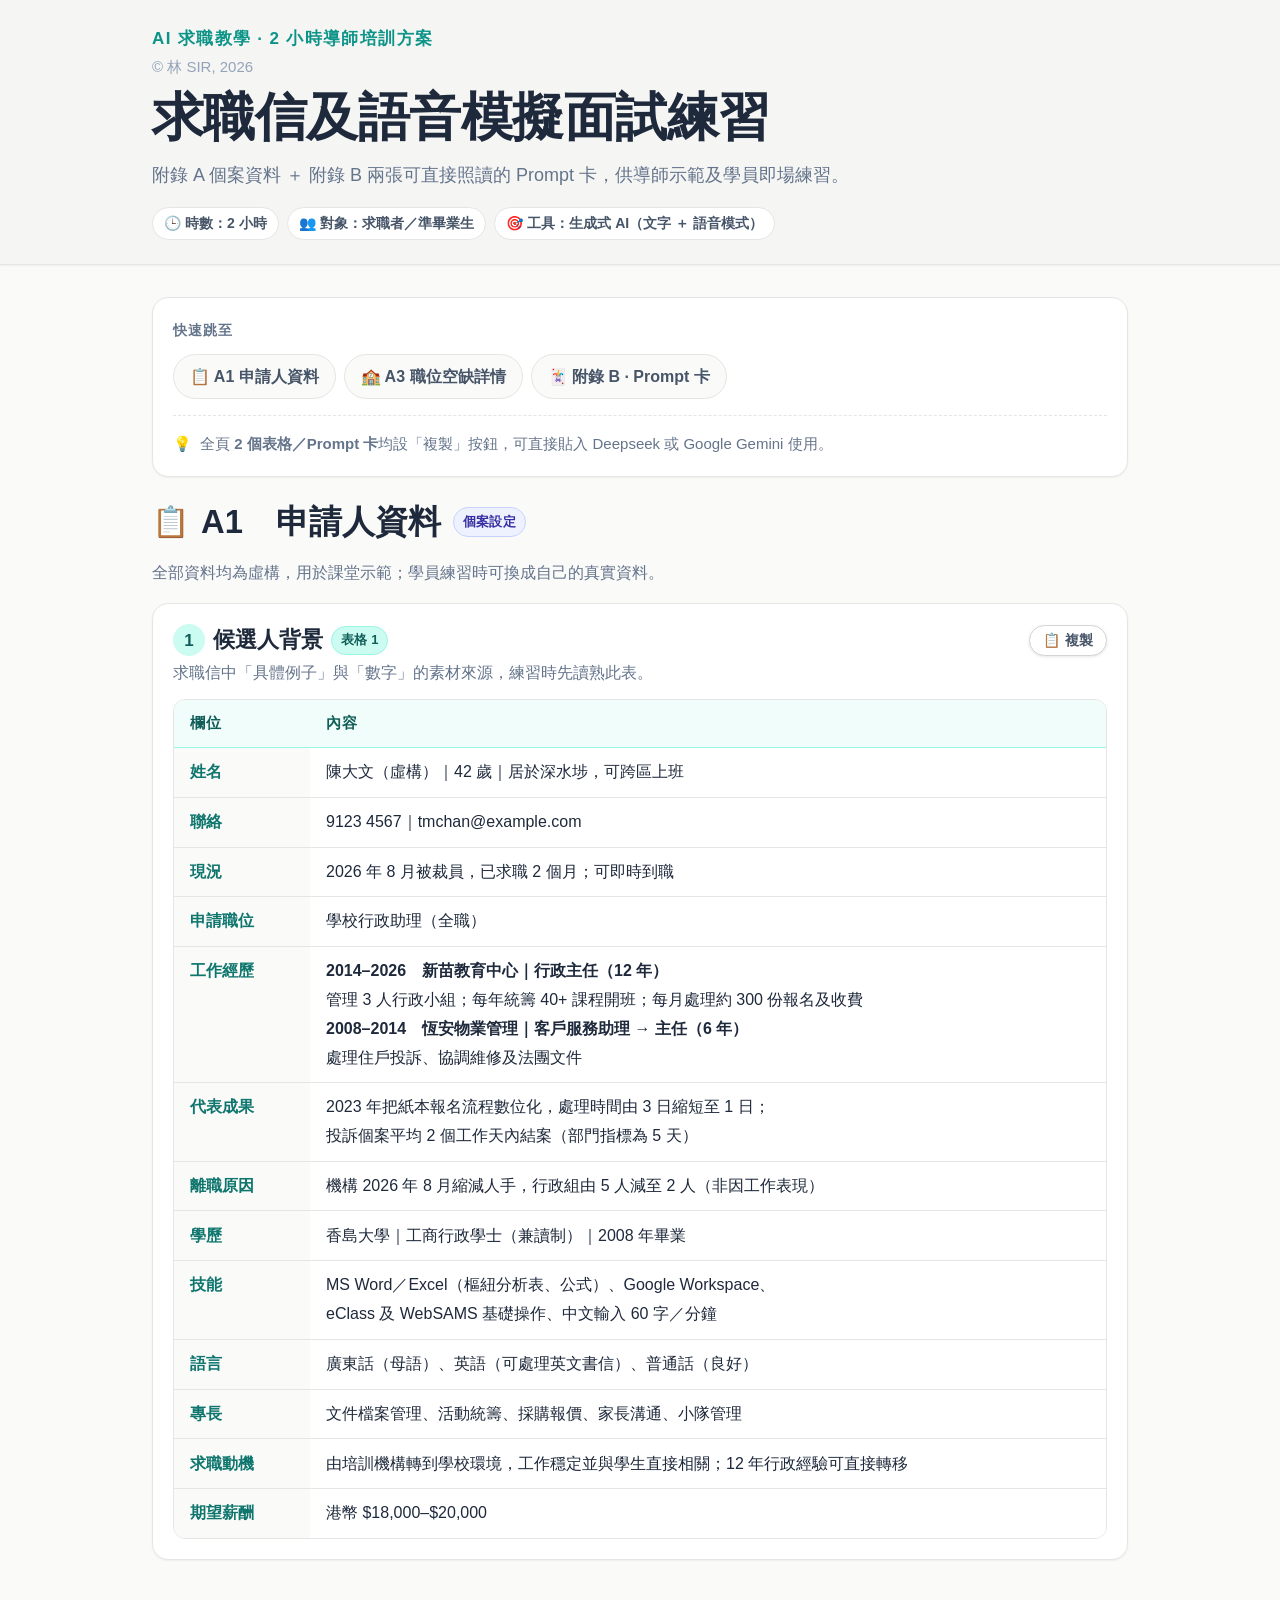
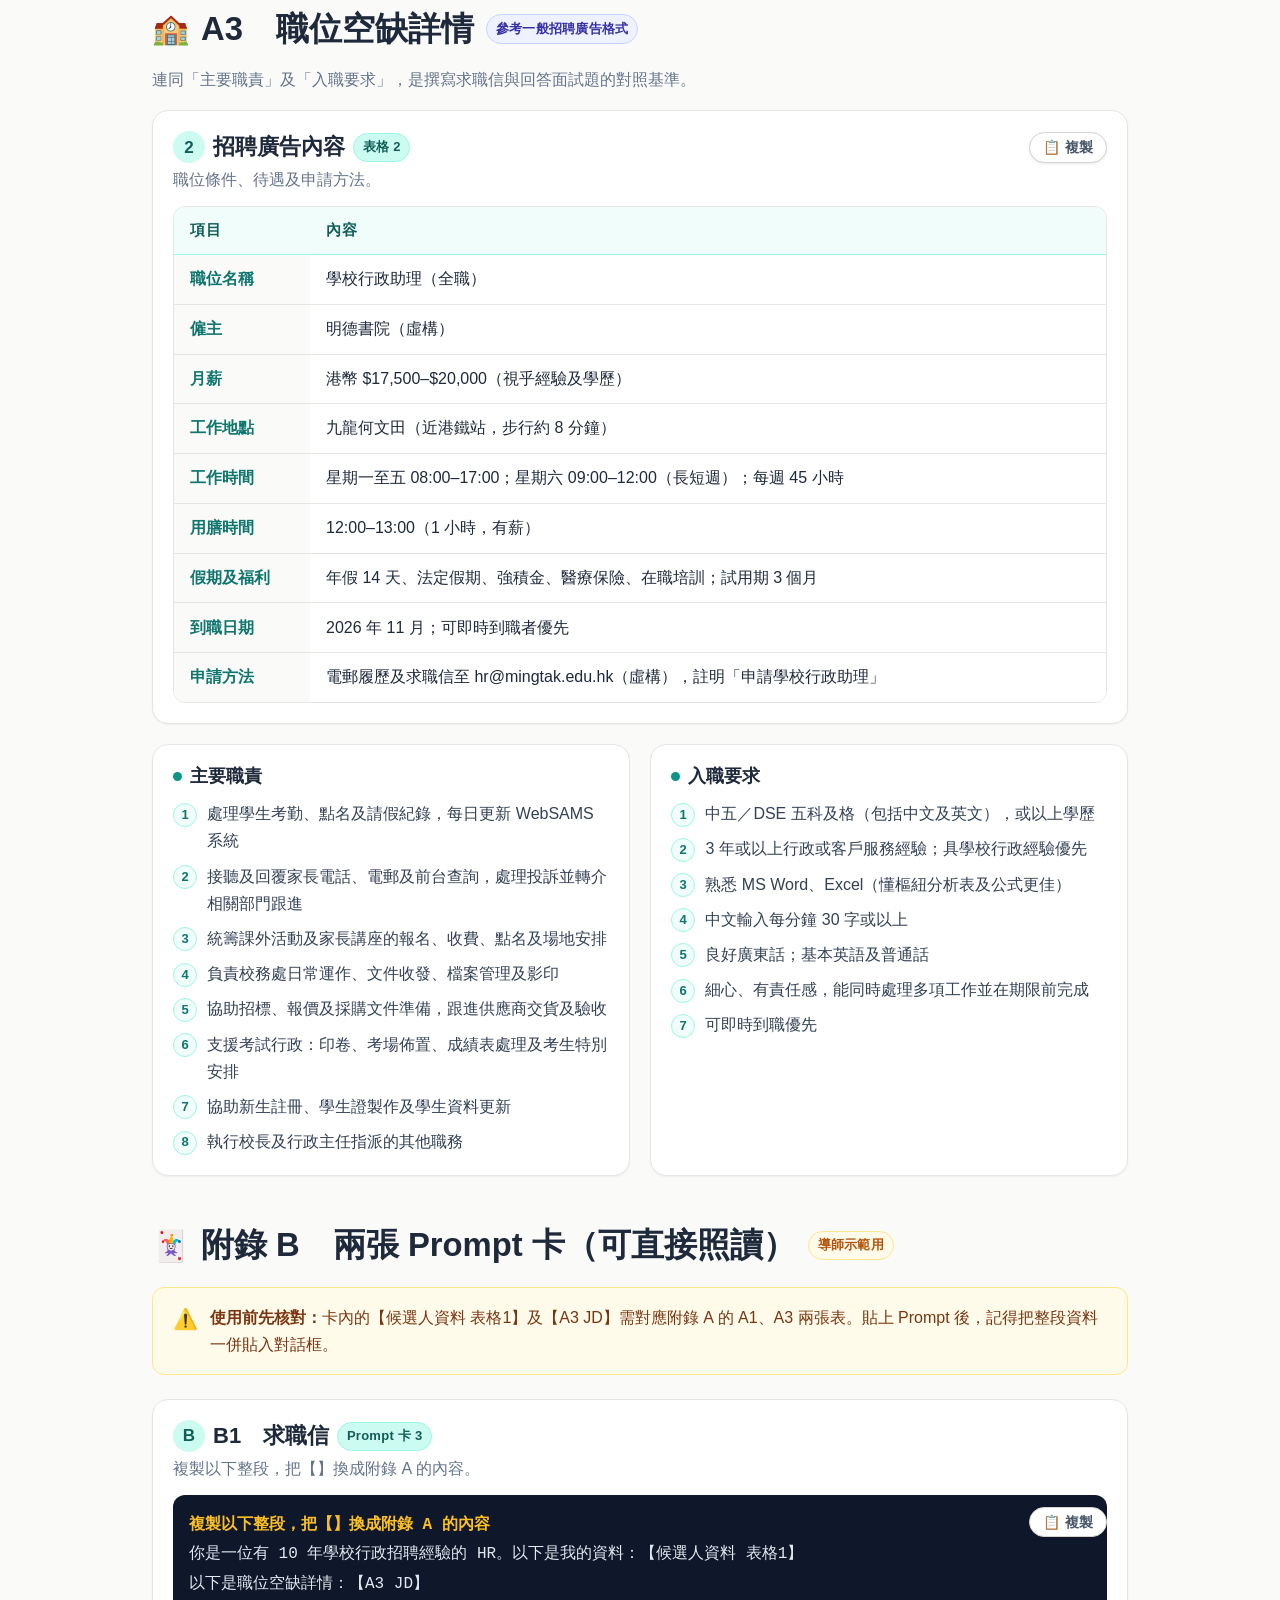
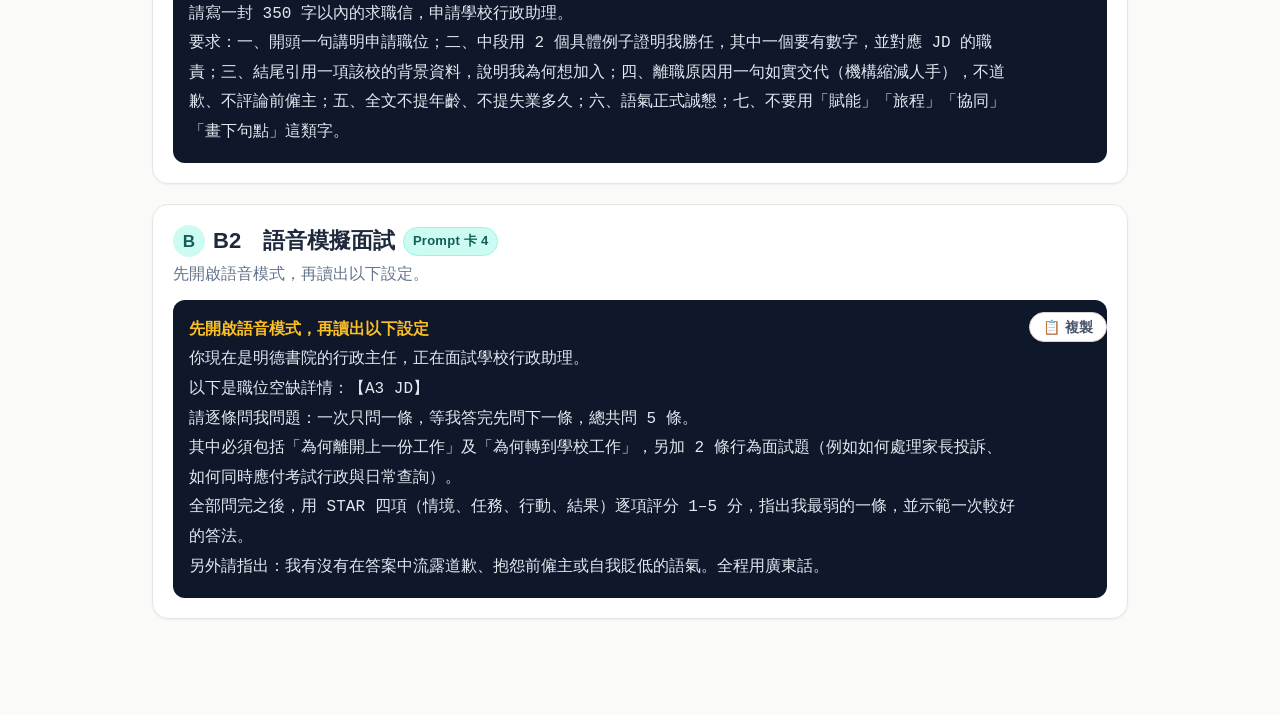
<file: jsk/cover-letter-mock-interview-practice.html>
<!DOCTYPE html>
<html lang="zh-Hant-HK">
<head>
<meta charset="UTF-8">
<meta name="viewport" content="width=device-width, initial-scale=1.0">
<title>求職信及語音模擬面試練習 — AI 求職教學 2 小時導師培訓方案</title>
<style>
  /* ============================================================
     Design tokens
     ============================================================ */
  :root {
    --color-teal-50:  #f0fdfa;
    --color-teal-100: #ccfbf1;
    --color-teal-600: #0d9488;
    --color-teal-700: #0f766e;
    --color-teal-800: #115e59;

    --color-stone-50:  #fafaf9;
    --color-stone-100: #f5f5f4;
    --color-stone-200: #e7e5e4;
    --color-stone-300: #d6d3d1;

    --color-slate-400: #94a3b8;
    --color-slate-500: #64748b;
    --color-slate-600: #475569;
    --color-slate-700: #334155;
    --color-slate-800: #1e293b;
    --color-slate-900: #0f172a;

    --color-amber-50:  #fffbeb;
    --color-amber-200: #fde68a;
    --color-amber-700: #b45309;

    --radius-sm: 8px;
    --radius-md: 12px;
    --radius-lg: 16px;
    --radius-xl: 24px;

    --shadow-sm: 0 1px 2px 0 rgb(0 0 0 / 0.05);
    --shadow-md: 0 4px 12px -2px rgb(28 25 23 / 0.08);

    --space-1: 0.25rem;
    --space-2: 0.5rem;
    --space-3: 0.75rem;
    --space-4: 1rem;
    --space-5: 1.25rem;
    --space-6: 1.5rem;
    --space-8: 2rem;
    --space-10: 2.5rem;
    --space-12: 3rem;

    --font-sans: "Noto Sans TC", "Noto Sans CJK TC", "PingFang TC",
                 "Microsoft JhengHei", "Segoe UI", -apple-system, BlinkMacSystemFont, sans-serif;
    --font-mono: "Cascadia Mono", "SFMono-Regular", Consolas, "Liberation Mono", Menlo, monospace;
  }

  /* ============================================================
     Base
     ============================================================ */
  *, *::before, *::after { box-sizing: border-box; }

  html { -webkit-text-size-adjust: 100%; scroll-behavior: smooth; }

  body {
    margin: 0;
    background-color: var(--color-stone-50);
    color: var(--color-slate-800);
    font-family: var(--font-sans);
    font-size: 17px;
    line-height: 1.75;
    -webkit-font-smoothing: antialiased;
  }

  h1, h2, h3, h4 { margin: 0; line-height: 1.3; font-weight: 700; }
  p { margin: 0; }
  ol, ul { margin: 0; }

  :focus-visible {
    outline: 2px solid var(--color-teal-600);
    outline-offset: 2px;
    border-radius: var(--radius-sm);
  }

  /* ============================================================
     Layout
     ============================================================ */
  .header {
    background-color: var(--color-stone-100);
    border-bottom: 1px solid var(--color-stone-200);
    box-shadow: var(--shadow-sm);
  }

  .wrap {
    max-width: 64rem;
    margin: 0 auto;
    padding-left: var(--space-6);
    padding-right: var(--space-6);
  }

  .header .wrap { padding-top: var(--space-6); padding-bottom: var(--space-6); }

  .eyebrow {
    font-size: 1.0625rem;
    font-weight: 600;
    letter-spacing: 0.08em;
    text-transform: uppercase;
    color: var(--color-teal-600);
    margin-bottom: 0;
  }

  .copyright { font-size: 0.9375rem; color: var(--color-slate-400); margin-bottom: var(--space-1); }

  .page-title {
    font-size: clamp(2.05rem, 5vw, 3.25rem);
    font-weight: 800;
    color: var(--color-slate-800);
    letter-spacing: -0.01em;
  }

  .page-sub {
    font-size: 1.125rem;
    color: var(--color-slate-500);
    margin-top: var(--space-2);
    max-width: 46rem;
  }

  .meta-row {
    display: flex;
    flex-wrap: wrap;
    gap: var(--space-2);
    margin-top: var(--space-4);
  }

  .meta-chip {
    display: inline-flex;
    align-items: center;
    gap: var(--space-1);
    font-size: 0.875rem;
    font-weight: 600;
    color: var(--color-slate-600);
    background-color: #fff;
    border: 1px solid var(--color-stone-200);
    border-radius: 999px;
    padding: 0.2rem 0.7rem;
  }

  main.wrap { padding-top: var(--space-8); padding-bottom: var(--space-12); }

  /* ============================================================
     Control card / nav
     ============================================================ */
  .control-card {
    background-color: #fff;
    border: 1px solid var(--color-stone-200);
    border-radius: var(--radius-lg);
    box-shadow: var(--shadow-sm);
    padding: var(--space-5);
    margin-bottom: var(--space-6);
  }

  .control-title {
    font-size: 0.875rem;
    font-weight: 700;
    letter-spacing: 0.08em;
    color: var(--color-slate-500);
    text-transform: uppercase;
    margin-bottom: var(--space-3);
  }

  .nav-bar {
    display: flex;
    flex-wrap: wrap;
    gap: var(--space-2);
  }

  .nav-btn {
    display: inline-flex;
    align-items: center;
    gap: var(--space-2);
    font-family: inherit;
    font-size: 1rem;
    font-weight: 600;
    color: var(--color-slate-600);
    background-color: var(--color-stone-50);
    border: 1px solid var(--color-stone-200);
    border-radius: 999px;
    padding: 0.45rem 1rem;
    cursor: pointer;
    text-decoration: none;
    transition: background-color .15s ease, color .15s ease, border-color .15s ease;
  }

  .nav-btn:hover {
    background-color: var(--color-teal-50);
    border-color: var(--color-teal-600);
    color: var(--color-teal-700);
  }

  .hint {
    display: flex;
    align-items: flex-start;
    gap: var(--space-2);
    margin-top: var(--space-4);
    padding-top: var(--space-4);
    border-top: 1px dashed var(--color-stone-200);
    font-size: 0.9375rem;
    color: var(--color-slate-500);
    line-height: 1.6;
  }

  /* ============================================================
     Section
     ============================================================ */
  .section { margin-bottom: var(--space-12); }

  .section-head {
    display: flex;
    align-items: center;
    gap: var(--space-3);
    margin-bottom: var(--space-5);
    flex-wrap: wrap;
  }

  .section-icon { font-size: 1.875rem; line-height: 1; }

  .section-title {
    font-size: clamp(1.55rem, 3.4vw, 2.05rem);
    font-weight: 800;
    color: var(--color-slate-800);
  }

  .section-sub {
    font-size: 1rem;
    color: var(--color-slate-500);
    margin-top: calc(var(--space-1) * -1);
    margin-bottom: var(--space-4);
  }

  /* ============================================================
     Card
     ============================================================ */
  .card {
    background-color: #fff;
    border: 1px solid var(--color-stone-200);
    border-radius: var(--radius-lg);
    box-shadow: var(--shadow-sm);
    overflow: hidden;
    margin-bottom: var(--space-5);
    transition: box-shadow .2s ease;
  }

  .card:hover { box-shadow: var(--shadow-md); }

  .card-head {
    padding: var(--space-5) var(--space-5) var(--space-3);
  }

  .card-head.solo { padding-bottom: var(--space-5); }

  .card-title-row {
    display: flex;
    align-items: center;
    gap: var(--space-2);
    flex-wrap: wrap;
    margin-bottom: var(--space-1);
  }

  .num-badge {
    display: inline-flex;
    align-items: center;
    justify-content: center;
    width: 2rem;
    height: 2rem;
    border-radius: 999px;
    background-color: var(--color-teal-100);
    color: var(--color-teal-800);
    font-size: 1.0625rem;
    font-weight: 700;
    flex: 0 0 auto;
  }

  .card-title {
    font-size: 1.375rem;
    font-weight: 700;
    color: var(--color-slate-800);
  }

  .card-desc {
    font-size: 1rem;
    color: var(--color-slate-500);
    line-height: 1.65;
  }

  .badge {
    display: inline-flex;
    align-items: center;
    font-size: 0.8125rem;
    font-weight: 700;
    letter-spacing: 0.02em;
    padding: 0.15rem 0.55rem;
    border-radius: 999px;
    border: 1px solid transparent;
    white-space: nowrap;
  }

  .badge-core    { background-color: var(--color-teal-100); color: var(--color-teal-800); border-color: #99f6e4; }
  .badge-info    { background-color: #eef2ff; color: #3730a3; border-color: #c7d2fe; }
  .badge-warn    { background-color: var(--color-amber-50); color: var(--color-amber-700); border-color: var(--color-amber-200); }

  /* ============================================================
     Table
     ============================================================ */
  .table-wrap {
    position: relative;
    padding: 0 var(--space-5) var(--space-5);
  }

  .table-scroll {
    overflow-x: auto;
    border: 1px solid var(--color-stone-200);
    border-radius: var(--radius-md);
    -webkit-overflow-scrolling: touch;
  }

  table.data-table {
    width: 100%;
    border-collapse: collapse;
    font-size: 1rem;
    background-color: #fff;
  }

  table.data-table th,
  table.data-table td {
    text-align: left;
    vertical-align: top;
    padding: 0.7rem 1rem;
    border-bottom: 1px solid var(--color-stone-200);
    line-height: 1.65;
  }

  table.data-table thead th {
    background-color: var(--color-teal-50);
    color: var(--color-teal-800);
    font-weight: 700;
    font-size: 0.9375rem;
    letter-spacing: 0.04em;
    border-bottom: 1px solid #99f6e4;
    white-space: nowrap;
  }

  table.data-table tbody th {
    background-color: var(--color-stone-50);
    color: var(--color-teal-700);
    font-weight: 700;
    width: 8.5rem;
    white-space: nowrap;
  }

  table.data-table tbody tr:last-child th,
  table.data-table tbody tr:last-child td { border-bottom: none; }

  table.data-table tbody tr:hover td { background-color: #fcfcfb; }

  table.data-table td .line { display: block; }
  table.data-table td .line + .line { margin-top: 0.15rem; }

  .cell-strong { font-weight: 700; color: var(--color-slate-800); }

  /* ============================================================
     Copy button
     ============================================================ */
  .copy-btn {
    position: absolute;
    top: var(--space-3);
    right: var(--space-5);
    z-index: 2;
    display: inline-flex;
    align-items: center;
    gap: 0.35rem;
    font-family: inherit;
    font-size: 0.875rem;
    font-weight: 700;
    line-height: 1;
    color: var(--color-slate-600);
    background-color: #fff;
    border: 1px solid var(--color-stone-300);
    border-radius: 999px;
    padding: 0.45rem 0.8rem;
    cursor: pointer;
    box-shadow: 0 1px 3px rgb(28 25 23 / 0.10);
    transition: background-color .15s ease, color .15s ease, border-color .15s ease, transform .12s ease;
  }

  .copy-btn:hover {
    background-color: var(--color-teal-600);
    border-color: var(--color-teal-600);
    color: #fff;
  }

  .copy-btn:active { transform: scale(0.96); }

  /* 內聯版本：放在卡片標題列右側，避免遮擋表格內容 */
  .copy-btn--inline {
    position: static;
    margin-left: auto;
    flex: 0 0 auto;
  }

  .copy-btn.copied {
    background-color: var(--color-teal-600);
    border-color: var(--color-teal-600);
    color: #fff;
  }

  .copy-btn.copied .icon { animation: pop .3s ease; }

  @keyframes pop {
    0%   { transform: scale(1); }
    50%  { transform: scale(1.35); }
    100% { transform: scale(1); }
  }

  /* ============================================================
     Prompt card (dark block)
     ============================================================ */
  .prompt-block-wrap {
    position: relative;
    padding: 0 var(--space-5) var(--space-5);
  }

  .prompt-block {
    background-color: var(--color-slate-900);
    color: #e2e8f0;
    border-radius: var(--radius-md);
    padding: var(--space-4) 5.6rem var(--space-4) var(--space-4);
    font-family: var(--font-mono);
    font-size: 1rem;
    line-height: 1.85;
    white-space: pre-wrap;
    word-break: break-word;
    overflow-x: auto;
    margin: 0;
  }

  .prompt-block .lead { color: #fbbf24; font-weight: 700; }

  /* ============================================================
     Numbered list
     ============================================================ */
  .checklist { list-style: none; counter-reset: step; padding: 0; }

  .checklist li {
    counter-increment: step;
    position: relative;
    padding-left: 2.15rem;
    margin-bottom: var(--space-2);
    font-size: 1rem;
    color: var(--color-slate-700);
    line-height: 1.7;
  }

  .checklist li:last-child { margin-bottom: 0; }

  .checklist li::before {
    content: counter(step);
    position: absolute;
    left: 0;
    top: 0.15rem;
    display: inline-flex;
    align-items: center;
    justify-content: center;
    width: 1.5rem;
    height: 1.5rem;
    border-radius: 999px;
    background-color: var(--color-teal-50);
    border: 1px solid #99f6e4;
    color: var(--color-teal-700);
    font-size: 0.8125rem;
    font-weight: 700;
    font-variant-numeric: tabular-nums;
  }

  .two-col {
    display: grid;
    grid-template-columns: 1fr;
    gap: var(--space-5);
  }

  @media (min-width: 768px) {
    .two-col { grid-template-columns: 1fr 1fr; }
  }

  .mini-card {
    background-color: #fff;
    border: 1px solid var(--color-stone-200);
    border-radius: var(--radius-lg);
    box-shadow: var(--shadow-sm);
    padding: var(--space-5);
  }

  .mini-card h4 {
    display: flex;
    align-items: center;
    gap: var(--space-2);
    font-size: 1.125rem;
    color: var(--color-slate-800);
    margin-bottom: var(--space-3);
  }

  .mini-card h4 .dot {
    width: 0.55rem;
    height: 0.55rem;
    border-radius: 999px;
    background-color: var(--color-teal-600);
    flex: 0 0 auto;
  }

  /* ============================================================
     Note / footer
     ============================================================ */
  .note {
    display: flex;
    gap: var(--space-3);
    background-color: var(--color-amber-50);
    border: 1px solid var(--color-amber-200);
    border-radius: var(--radius-md);
    padding: var(--space-4) var(--space-5);
    font-size: 1rem;
    color: #78350f;
    line-height: 1.7;
    margin-bottom: var(--space-6);
  }

  .note .note-icon { font-size: 1.25rem; line-height: 1.5; }

  .footer-note {
    border-top: 1px solid var(--color-stone-200);
    margin-top: var(--space-10);
    padding-top: var(--space-5);
    font-size: 0.875rem;
    color: var(--color-slate-400);
    line-height: 1.8;
  }

  /* ============================================================
     Animation
     ============================================================ */
  .fade-in { animation: fadeIn .45s ease both; }
  @keyframes fadeIn {
    from { opacity: 0; transform: translateY(8px); }
    to   { opacity: 1; transform: none; }
  }

  @media (prefers-reduced-motion: reduce) {
    *, *::before, *::after { animation: none !important; transition: none !important; }
    html { scroll-behavior: auto; }
  }

  /* ============================================================
     Mobile: stack two-column tables
     ============================================================ */
  @media (max-width: 639px) {
    .wrap { padding-left: var(--space-4); padding-right: var(--space-4); }

    .table-wrap, .prompt-block-wrap { padding: 0 var(--space-4) var(--space-4); }

    .copy-btn { right: var(--space-4); }

    .card-head { padding: var(--space-4) var(--space-4) var(--space-2); }

    table.data-table thead { display: none; }

    table.data-table,
    table.data-table tbody,
    table.data-table tr,
    table.data-table th,
    table.data-table td { display: block; width: 100%; }

    table.data-table tr {
      border-bottom: 1px solid var(--color-stone-200);
      padding: var(--space-3) var(--space-4);
    }

    table.data-table tr:last-child { border-bottom: none; }

    table.data-table th,
    table.data-table td {
      border-bottom: none;
      padding: 0.1rem 0;
      white-space: normal;
    }

    table.data-table tbody th {
      background: transparent;
      font-size: 0.875rem;
      letter-spacing: 0.03em;
      color: var(--color-teal-700);
    }

    .prompt-block { padding-right: var(--space-4); padding-top: 3.1rem; font-size: 0.9375rem; line-height: 1.8; }

    .nav-btn { font-size: 0.875rem; padding: 0.35rem 0.7rem; gap: 0.25rem; }

    .hint { font-size: 0.875rem; }
  }

  /* ============================================================
     Print
     ============================================================ */
  @media print {
    body { background: #fff; font-size: 12pt; }
    .copy-btn, .control-card { display: none !important; }
    .card, .mini-card { box-shadow: none; break-inside: avoid; }
    .prompt-block { background: #f5f5f4 !important; color: #1e293b !important; }
    .header { box-shadow: none; }
  }
</style>
</head>
<body>

<header class="header">
  <div class="wrap">
    <p class="eyebrow">AI 求職教學 · 2 小時導師培訓方案</p>
    <p class="copyright">&copy; 林 SIR, 2026</p>
    <h1 class="page-title">求職信及語音模擬面試練習</h1>
    <p class="page-sub">附錄 A 個案資料 ＋ 附錄 B 兩張可直接照讀的 Prompt 卡，供導師示範及學員即場練習。</p>
    <div class="meta-row">
      <span class="meta-chip">🕒 時數：2 小時</span>
      <span class="meta-chip">👥 對象：求職者／準畢業生</span>
      <span class="meta-chip">🎯 工具：生成式 AI（文字 ＋ 語音模式）</span>
    </div>
  </div>
</header>

<main class="wrap">

  <!-- ===== 導覽 + 使用說明 ===== -->
  <div class="control-card">
    <p class="control-title">快速跳至</p>
    <nav class="nav-bar">
      <a class="nav-btn" href="#sec-a1">📋 A1 申請人資料</a>
      <a class="nav-btn" href="#sec-a3">🏫 A3 職位空缺詳情</a>
      <a class="nav-btn" href="#sec-b">🃏 附錄 B · Prompt 卡</a>
    </nav>
    <p class="hint">
      <span>💡</span>
      <span>全頁 <strong>2 個表格／Prompt 卡</strong>均設「複製」按鈕，可直接貼入 Deepseek 或 Google Gemini 使用。</span>
    </p>
  </div>

  <!-- ===== A1 ===== -->
  <section class="section fade-in" id="sec-a1">
    <div class="section-head">
      <span class="section-icon">📋</span>
      <h2 class="section-title">A1　申請人資料</h2>
      <span class="badge badge-info">個案設定</span>
    </div>
    <p class="section-sub">全部資料均為虛構，用於課堂示範；學員練習時可換成自己的真實資料。</p>

    <div class="card" data-copy-root>
      <div class="card-head">
        <div class="card-title-row">
          <span class="num-badge">1</span>
          <h3 class="card-title">候選人背景</h3>
          <span class="badge badge-core">表格 1</span>
          <button class="copy-btn copy-btn--inline" type="button" onclick="copyTable(this)" aria-label="複製候選人背景表格">
            <span class="icon" aria-hidden="true">📋</span><span class="label">複製</span>
          </button>
        </div>
        <p class="card-desc">求職信中「具體例子」與「數字」的素材來源，練習時先讀熟此表。</p>
      </div>
      <div class="table-wrap">
        <div class="table-scroll">
          <table class="data-table">
            <thead>
              <tr><th scope="col" style="width:8.5rem;">欄位</th><th scope="col">內容</th></tr>
            </thead>
            <tbody>
              <tr><th scope="row">姓名</th><td>陳大文（虛構）｜42 歲｜居於深水埗，可跨區上班</td></tr>
              <tr><th scope="row">聯絡</th><td>9123 4567｜tmchan@example.com</td></tr>
              <tr><th scope="row">現況</th><td>2026 年 8 月被裁員，已求職 2 個月；可即時到職</td></tr>
              <tr><th scope="row">申請職位</th><td>學校行政助理（全職）</td></tr>
              <tr>
                <th scope="row">工作經歷</th>
                <td>
                  <span class="line"><span class="cell-strong">2014–2026　新苗教育中心｜行政主任（12 年）</span></span>
                  <span class="line">管理 3 人行政小組；每年統籌 40+ 課程開班；每月處理約 300 份報名及收費</span>
                  <span class="line"><span class="cell-strong">2008–2014　恆安物業管理｜客戶服務助理 → 主任（6 年）</span></span>
                  <span class="line">處理住戶投訴、協調維修及法團文件</span>
                </td>
              </tr>
              <tr>
                <th scope="row">代表成果</th>
                <td>
                  <span class="line">2023 年把紙本報名流程數位化，處理時間由 3 日縮短至 1 日；</span>
                  <span class="line">投訴個案平均 2 個工作天內結案（部門指標為 5 天）</span>
                </td>
              </tr>
              <tr><th scope="row">離職原因</th><td>機構 2026 年 8 月縮減人手，行政組由 5 人減至 2 人（非因工作表現）</td></tr>
              <tr><th scope="row">學歷</th><td>香島大學｜工商行政學士（兼讀制）｜2008 年畢業</td></tr>
              <tr>
                <th scope="row">技能</th>
                <td>
                  <span class="line">MS Word／Excel（樞紐分析表、公式）、Google Workspace、</span>
                  <span class="line">eClass 及 WebSAMS 基礎操作、中文輸入 60 字／分鐘</span>
                </td>
              </tr>
              <tr><th scope="row">語言</th><td>廣東話（母語）、英語（可處理英文書信）、普通話（良好）</td></tr>
              <tr><th scope="row">專長</th><td>文件檔案管理、活動統籌、採購報價、家長溝通、小隊管理</td></tr>
              <tr><th scope="row">求職動機</th><td>由培訓機構轉到學校環境，工作穩定並與學生直接相關；12 年行政經驗可直接轉移</td></tr>
              <tr><th scope="row">期望薪酬</th><td>港幣 $18,000–$20,000</td></tr>
            </tbody>
          </table>
        </div>
      </div>
    </div>
  </section>

  <!-- ===== A3 ===== -->
  <section class="section fade-in" id="sec-a3">
    <div class="section-head">
      <span class="section-icon">🏫</span>
      <h2 class="section-title">A3　職位空缺詳情</h2>
      <span class="badge badge-info">參考一般招聘廣告格式</span>
    </div>
    <p class="section-sub">連同「主要職責」及「入職要求」，是撰寫求職信與回答面試題的對照基準。</p>

    <div class="card" data-copy-root>
      <div class="card-head">
        <div class="card-title-row">
          <span class="num-badge">2</span>
          <h3 class="card-title">招聘廣告內容</h3>
          <span class="badge badge-core">表格 2</span>
          <button class="copy-btn copy-btn--inline" type="button" onclick="copyTable(this)" aria-label="複製職位空缺詳情表格">
            <span class="icon" aria-hidden="true">📋</span><span class="label">複製</span>
          </button>
        </div>
        <p class="card-desc">職位條件、待遇及申請方法。</p>
      </div>
      <div class="table-wrap">
        <div class="table-scroll">
          <table class="data-table">
            <thead>
              <tr><th scope="col" style="width:8.5rem;">項目</th><th scope="col">內容</th></tr>
            </thead>
            <tbody>
              <tr><th scope="row">職位名稱</th><td>學校行政助理（全職）</td></tr>
              <tr><th scope="row">僱主</th><td>明德書院（虛構）</td></tr>
              <tr><th scope="row">月薪</th><td>港幣 $17,500–$20,000（視乎經驗及學歷）</td></tr>
              <tr><th scope="row">工作地點</th><td>九龍何文田（近港鐵站，步行約 8 分鐘）</td></tr>
              <tr><th scope="row">工作時間</th><td>星期一至五 08:00–17:00；星期六 09:00–12:00（長短週）；每週 45 小時</td></tr>
              <tr><th scope="row">用膳時間</th><td>12:00–13:00（1 小時，有薪）</td></tr>
              <tr><th scope="row">假期及福利</th><td>年假 14 天、法定假期、強積金、醫療保險、在職培訓；試用期 3 個月</td></tr>
              <tr><th scope="row">到職日期</th><td>2026 年 11 月；可即時到職者優先</td></tr>
              <tr><th scope="row">申請方法</th><td>電郵履歷及求職信至 hr@mingtak.edu.hk（虛構），註明「申請學校行政助理」</td></tr>
            </tbody>
          </table>
        </div>
      </div>
    </div>

    <div class="two-col">
      <div class="mini-card">
        <h4><span class="dot" aria-hidden="true"></span>主要職責</h4>
        <ol class="checklist">
          <li>處理學生考勤、點名及請假紀錄，每日更新 WebSAMS 系統</li>
          <li>接聽及回覆家長電話、電郵及前台查詢，處理投訴並轉介相關部門跟進</li>
          <li>統籌課外活動及家長講座的報名、收費、點名及場地安排</li>
          <li>負責校務處日常運作、文件收發、檔案管理及影印</li>
          <li>協助招標、報價及採購文件準備，跟進供應商交貨及驗收</li>
          <li>支援考試行政：印卷、考場佈置、成績表處理及考生特別安排</li>
          <li>協助新生註冊、學生證製作及學生資料更新</li>
          <li>執行校長及行政主任指派的其他職務</li>
        </ol>
      </div>

      <div class="mini-card">
        <h4><span class="dot" aria-hidden="true"></span>入職要求</h4>
        <ol class="checklist">
          <li>中五／DSE 五科及格（包括中文及英文），或以上學歷</li>
          <li>3 年或以上行政或客戶服務經驗；具學校行政經驗優先</li>
          <li>熟悉 MS Word、Excel（懂樞紐分析表及公式更佳）</li>
          <li>中文輸入每分鐘 30 字或以上</li>
          <li>良好廣東話；基本英語及普通話</li>
          <li>細心、有責任感，能同時處理多項工作並在期限前完成</li>
          <li>可即時到職優先</li>
        </ol>
      </div>
    </div>
  </section>

  <!-- ===== 附錄 B ===== -->
  <section class="section fade-in" id="sec-b">
    <div class="section-head">
      <span class="section-icon">🃏</span>
      <h2 class="section-title">附錄 B　兩張 Prompt 卡（可直接照讀）</h2>
      <span class="badge badge-warn">導師示範用</span>
    </div>

    <div class="note">
      <span class="note-icon" aria-hidden="true">⚠️</span>
      <span><strong>使用前先核對：</strong>卡內的【候選人資料 表格1】及【A3 JD】需對應附錄 A 的 A1、A3 兩張表。貼上 Prompt 後，記得把整段資料一併貼入對話框。</span>
    </div>

    <!-- B1 -->
    <div class="card">
      <div class="card-head">
        <div class="card-title-row">
          <span class="num-badge">B</span>
          <h3 class="card-title">B1　求職信</h3>
          <span class="badge badge-core">Prompt 卡 3</span>
        </div>
        <p class="card-desc">複製以下整段，把【】換成附錄 A 的內容。</p>
      </div>
      <div class="prompt-block-wrap" data-copy-root>
        <button class="copy-btn" type="button" onclick="copyBlock(this)" aria-label="複製 B1 求職信 Prompt">
          <span class="icon" aria-hidden="true">📋</span><span class="label">複製</span>
        </button>
        <pre class="prompt-block"><span class="lead">複製以下整段，把【】換成附錄 A 的內容</span>
你是一位有 10 年學校行政招聘經驗的 HR。以下是我的資料：【候選人資料 表格1】
以下是職位空缺詳情：【A3 JD】
請寫一封 350 字以內的求職信，申請學校行政助理。
要求：一、開頭一句講明申請職位；二、中段用 2 個具體例子證明我勝任，其中一個要有數字，並對應 JD 的職責；三、結尾引用一項該校的背景資料，說明我為何想加入；四、離職原因用一句如實交代（機構縮減人手），不道歉、不評論前僱主；五、全文不提年齡、不提失業多久；六、語氣正式誠懇；七、不要用「賦能」「旅程」「協同」「畫下句點」這類字。</pre>
      </div>
    </div>

    <!-- B2 -->
    <div class="card">
      <div class="card-head">
        <div class="card-title-row">
          <span class="num-badge">B</span>
          <h3 class="card-title">B2　語音模擬面試</h3>
          <span class="badge badge-core">Prompt 卡 4</span>
        </div>
        <p class="card-desc">先開啟語音模式，再讀出以下設定。</p>
      </div>
      <div class="prompt-block-wrap" data-copy-root>
        <button class="copy-btn" type="button" onclick="copyBlock(this)" aria-label="複製 B2 語音模擬面試 Prompt">
          <span class="icon" aria-hidden="true">📋</span><span class="label">複製</span>
        </button>
        <pre class="prompt-block"><span class="lead">先開啟語音模式，再讀出以下設定</span>
你現在是明德書院的行政主任，正在面試學校行政助理。
以下是職位空缺詳情：【A3 JD】
請逐條問我問題：一次只問一條，等我答完先問下一條，總共問 5 條。
其中必須包括「為何離開上一份工作」及「為何轉到學校工作」，另加 2 條行為面試題（例如如何處理家長投訴、如何同時應付考試行政與日常查詢）。
全部問完之後，用 STAR 四項（情境、任務、行動、結果）逐項評分 1–5 分，指出我最弱的一條，並示範一次較好的答法。
另外請指出：我有沒有在答案中流露道歉、抱怨前僱主或自我貶低的語氣。全程用廣東話。</pre>
      </div>
    </div>
  </section>



</main>

<script>
  /* ---------- 共用：寫入剪貼簿（含舊瀏覽器 fallback） ---------- */
  function writeClipboard(text, onOk) {
    text = text.replace(/\r\n?/g, '\n');
    if (navigator.clipboard && window.isSecureContext) {
      navigator.clipboard.writeText(text).then(onOk).catch(function () {
        fallbackCopy(text); onOk();
      });
    } else {
      fallbackCopy(text); onOk();
    }
  }

  function fallbackCopy(text) {
    var ta = document.createElement('textarea');
    ta.value = text;
    ta.setAttribute('readonly', '');
    ta.style.position = 'fixed';
    ta.style.top = '-1000px';
    ta.style.opacity = '0';
    document.body.appendChild(ta);
    ta.select();
    ta.setSelectionRange(0, ta.value.length);
    try { document.execCommand('copy'); } catch (e) { /* 忽略 */ }
    document.body.removeChild(ta);
  }

  /* ---------- 按鈕狀態回饋 ---------- */
  function flash(btn) {
    var label = btn.querySelector('.label');
    var icon = btn.querySelector('.icon');
    if (!btn.dataset.original) { btn.dataset.original = label.textContent; }
    label.textContent = '已複製';
    icon.textContent = '✅';
    btn.classList.add('copied');
    clearTimeout(btn._timer);
    btn._timer = setTimeout(function () {
      label.textContent = btn.dataset.original || '複製';
      icon.textContent = '📋';
      btn.classList.remove('copied');
    }, 1600);
  }

  /* ---------- 複製表格：Tab 分隔（可直接貼 Excel / Sheets） ---------- */
  function copyTable(btn) {
    var root = btn.closest('[data-copy-root]');
    var table = root.querySelector('table');
    var lines = [];

    table.querySelectorAll('tr').forEach(function (tr) {
      var cells = [];
      tr.querySelectorAll('th, td').forEach(function (cell) {
        cells.push(cell.innerText.replace(/\r/g, '').replace(/\s*\n+\s*/g, ' ').replace(/\t/g, ' ').trim());
      });
      if (cells.join('').trim() !== '') { lines.push(cells.join('\t')); }
    });

    writeClipboard(lines.join('\n'), function () { flash(btn); });
  }

  /* ---------- 複製 Prompt 卡：原文 ---------- */
  function copyBlock(btn) {
    var root = btn.closest('[data-copy-root]');
    var pre = root.querySelector('pre');
    var raw = pre.innerText.replace(/\u00a0/g, ' ').replace(/\r\n/g, '\n').replace(/\r/g, '\n');
    writeClipboard(raw.replace(/\n{3,}/g, '\n\n').trim(), function () { flash(btn); });
  }
</script>

</body>
</html>
</file>
<file: intro/css/nb2.css>
*, *::before, *::after { box-sizing: border-box; margin: 0; padding: 0; }
  :root {
    --banana: #FFD600;
    --banana-dark: #F9A825;
    --banana-light: #FFF9C4;
    --green: #2E7D32;
    --green-light: #E8F5E9;
    --blue: #1565C0;
    --blue-light: #E3F2FD;
    --purple: #6A1B9A;
    --purple-light: #F3E5F5;
    --orange: #E65100;
    --orange-light: #FFF3E0;
    --teal: #00695C;
    --teal-light: #E0F2F1;
    --red: #C62828;
    --red-light: #FFEBEE;
    --dark: #1A1A2E;
    --mid: #374151;
    --light: #6B7280;
    --bg: #FAFAFA;
    --card: #FFFFFF;
    --border: #E5E7EB;
    --radius: 12px;
    --shadow: 0 2px 12px rgba(0,0,0,.08);
    --shadow-lg: 0 8px 32px rgba(0,0,0,.12);
  }
  html { scroll-behavior: smooth; }
  body {
    font-family: 'Helvetica Neue', Arial, 'PingFang TC', 'Microsoft JhengHei', sans-serif;
    background: var(--bg);
    color: var(--mid);
    line-height: 1.7;
    font-size: 19px;
  }

  /* ─── 頂部導覽 ─── */
  nav {
    position: sticky; top: 0; z-index: 100;
    background: rgba(26,26,46,.95);
    backdrop-filter: blur(12px);
    padding: 0 24px;
    display: flex; align-items: center; justify-content: space-between;
    height: 58px;
    box-shadow: 0 2px 12px rgba(0,0,0,.3);
  }
  .nav-brand {
    display: flex; align-items: center; gap: 10px;
    font-weight: 800; font-size: 18px; color: var(--banana);
    text-decoration: none;
  }
  .nav-brand span { font-size: 24px; }
  .nav-links {
    display: flex; gap: 6px; list-style: none;
    overflow-x: auto; white-space: nowrap; padding: 4px 0;
  }
  .nav-links a {
    color: #CBD5E0; font-size: 16px; font-weight: 500;
    text-decoration: none; padding: 6px 12px;
    border-radius: 20px; transition: all .2s;
  }
  .nav-links a:hover { background: rgba(255,214,0,.15); color: var(--banana); }

  /* ─── HERO ─── */
  .hero {
    background: linear-gradient(135deg, #1A1A2E 0%, #16213E 50%, #0F3460 100%);
    padding: 72px 24px 60px;
    text-align: center; position: relative; overflow: hidden;
  }
  .hero::before {
    content: '';
    position: absolute; inset: 0;
    background: radial-gradient(circle at 70% 30%, rgba(255,214,0,.15) 0%, transparent 60%),
                radial-gradient(circle at 20% 80%, rgba(21,101,192,.2) 0%, transparent 60%);
    pointer-events: none;
  }
  .hero-badge {
    display: inline-flex; align-items: center; gap: 6px;
    background: rgba(255,214,0,.15); border: 1px solid rgba(255,214,0,.4);
    color: var(--banana); border-radius: 20px;
    padding: 4px 16px; font-size: 14px; font-weight: 600;
    margin-bottom: 20px;
  }
  .hero h1 {
    font-size: clamp(28px, 5vw, 52px);
    font-weight: 900; color: #FFFFFF;
    line-height: 1.15; margin-bottom: 16px;
    letter-spacing: -.5px;
  }
  .hero h1 em { color: var(--banana); font-style: normal; }
  .hero p {
    font-size: clamp(18px, 2.5vw, 21px);
    color: #94A3B8; max-width: 620px; margin: 0 auto 28px;
  }
  .hero-meta {
    display: flex; justify-content: center; gap: 24px; flex-wrap: wrap;
  }
  .hero-meta span {
    color: #64748B; font-size: 14px;
    display: flex; align-items: center; gap: 6px;
  }
  .hero-meta span b { color: #94A3B8; }

  /* ─── 版面容器 ─── */
  .container { max-width: 960px; margin: 0 auto; padding: 0 20px; }
  section { padding: 56px 0; }
  section:nth-child(even) { background: #F1F5F9; }

  /* ─── 區塊標題 ─── */
  .section-header { text-align: center; margin-bottom: 40px; }
  .section-label {
    display: inline-block;
    background: var(--banana-light); color: #7B6000;
    font-size: 15px; font-weight: 700; letter-spacing: 1.5px;
    text-transform: uppercase; padding: 4px 14px;
    border-radius: 20px; margin-bottom: 10px;
  }
  .section-header h2 {
    font-size: clamp(22px, 3.5vw, 32px);
    font-weight: 800; color: var(--dark);
  }
  .section-header p { color: var(--light); margin-top: 8px; font-size: 18px; }

  /* ─── FACT CHECK 警示橫幅 ─── */
  .fact-banner {
    background: linear-gradient(135deg, #fff3cd, #fff8e1);
    border-left: 4px solid #F59E0B;
    border-radius: var(--radius);
    padding: 18px 20px; margin-bottom: 32px;
    display: flex; gap: 14px; align-items: flex-start;
  }
  .fact-banner .icon { font-size: 22px; flex-shrink: 0; margin-top: 2px; }
  .fact-banner h4 { font-size: 18px; font-weight: 700; color: #92400E; margin-bottom: 6px; }
  .fact-banner p { font-size: 17px; color: #78350F; line-height: 1.6; }
  .fact-banner code {
    background: rgba(0,0,0,.06); padding: 1px 6px;
    border-radius: 4px; font-family: monospace; font-size: 16px;
  }

  /* ─── 模型概覽卡片 ─── */
  .features-grid {
    display: grid;
    grid-template-columns: repeat(auto-fill, minmax(200px, 1fr));
    gap: 16px; margin-top: 32px;
  }
  .feature-card {
    background: var(--card); border-radius: var(--radius);
    padding: 22px 18px; box-shadow: var(--shadow);
    border-top: 3px solid var(--banana);
    transition: transform .2s, box-shadow .2s;
  }
  .feature-card:hover { transform: translateY(-4px); box-shadow: var(--shadow-lg); }
  .feature-card .icon { font-size: 28px; margin-bottom: 10px; }
  .feature-card h4 { font-size: 18px; font-weight: 700; color: var(--dark); margin-bottom: 6px; }
  .feature-card p { font-size: 16px; color: var(--light); }

  /* ─── 比較表格 ─── */
  .compare-table-wrap { overflow-x: auto; border-radius: var(--radius); box-shadow: var(--shadow); }
  table { width: 100%; border-collapse: collapse; background: var(--card); }
  thead tr { background: var(--dark); }
  thead th {
    padding: 14px 16px; text-align: left;
    color: #E2E8F0; font-size: 16px; font-weight: 700;
    white-space: nowrap;
  }
  tbody tr { border-bottom: 1px solid var(--border); transition: background .15s; }
  tbody tr:hover { background: var(--banana-light); }
  tbody td { padding: 12px 16px; font-size: 17px; }
  tbody td:first-child { font-weight: 600; color: var(--mid); }
  .badge-nb1 { background: #E0E7FF; color: #3730A3; padding: 2px 10px; border-radius: 20px; font-size: 15px; font-weight: 600; }
  .badge-nb2 { background: #FEF3C7; color: #92400E; padding: 2px 10px; border-radius: 20px; font-size: 15px; font-weight: 600; }
  .badge-pro { background: #D1FAE5; color: #065F46; padding: 2px 10px; border-radius: 20px; font-size: 15px; font-weight: 600; }

  /* ─── Prompt 核心結構 ─── */
  .anatomy-grid {
    display: grid; grid-template-columns: repeat(auto-fill, minmax(240px, 1fr));
    gap: 14px;
  }
  .anatomy-item {
    background: var(--card); border-radius: var(--radius);
    padding: 18px; box-shadow: var(--shadow);
    border-left: 4px solid transparent;
    transition: transform .2s;
  }
  .anatomy-item:hover { transform: translateX(4px); }
  .anatomy-item.c0 { border-color: #EF4444; }
  .anatomy-item.c1 { border-color: #F97316; }
  .anatomy-item.c2 { border-color: #EAB308; }
  .anatomy-item.c3 { border-color: #22C55E; }
  .anatomy-item.c4 { border-color: #3B82F6; }
  .anatomy-item.c5 { border-color: #8B5CF6; }
  .anatomy-item.c6 { border-color: #EC4899; }
  .anatomy-num { font-size: 14px; font-weight: 800; letter-spacing: 1px; text-transform: uppercase; margin-bottom: 4px; }
  .anatomy-item.c0 .anatomy-num { color: #EF4444; }
  .anatomy-item.c1 .anatomy-num { color: #F97316; }
  .anatomy-item.c2 .anatomy-num { color: #EAB308; }
  .anatomy-item.c3 .anatomy-num { color: #22C55E; }
  .anatomy-item.c4 .anatomy-num { color: #3B82F6; }
  .anatomy-item.c5 .anatomy-num { color: #8B5CF6; }
  .anatomy-item.c6 .anatomy-num { color: #EC4899; }
  .anatomy-item h4 { font-size: 18px; font-weight: 700; color: var(--dark); margin-bottom: 4px; }
  .anatomy-item p { font-size: 16px; color: var(--light); margin-bottom: 8px; }
  .anatomy-item .example {
    background: #F8FAFC; border-radius: 6px;
    padding: 6px 10px; font-size: 15px; color: var(--mid);
    font-style: italic;
  }

  /* ─── 公式條 ─── */
  .formula-box {
    background: var(--dark); border-radius: var(--radius);
    padding: 20px 24px; margin: 24px 0;
    font-family: monospace; font-size: 17px; color: var(--banana);
    overflow-x: auto; white-space: pre-wrap; word-break: break-all;
    line-height: 1.8;
    box-shadow: var(--shadow-lg);
  }
  .formula-box .kw { color: #67E8F9; }
  .formula-box .op { color: #A3E635; }

  /* ─── 技巧卡片 ─── */
  .tips-grid { display: grid; grid-template-columns: repeat(auto-fill, minmax(280px, 1fr)); gap: 20px; }
  .tip-card {
    background: var(--card); border-radius: var(--radius);
    padding: 22px; box-shadow: var(--shadow);
    position: relative; overflow: hidden;
    transition: transform .2s, box-shadow .2s;
  }
  .tip-card:hover { transform: translateY(-4px); box-shadow: var(--shadow-lg); }
  .tip-card .tip-num {
    position: absolute; right: 16px; top: 12px;
    font-size: 40px; font-weight: 900; color: rgba(0,0,0,.04);
    line-height: 1;
  }
  .tip-card .tip-icon { font-size: 26px; margin-bottom: 10px; }
  .tip-card h4 { font-size: 18px; font-weight: 700; color: var(--dark); margin-bottom: 8px; }
  .tip-card p { font-size: 16px; color: var(--light); line-height: 1.6; margin-bottom: 10px; }
  .tip-bad, .tip-good {
    border-radius: 6px; padding: 8px 12px;
    font-size: 15px; line-height: 1.5; margin-bottom: 6px;
  }
  .tip-bad { background: var(--red-light); color: var(--red); }
  .tip-good { background: var(--green-light); color: var(--green); }
  .tip-bad::before { content: '❌ '; }
  .tip-good::before { content: '✅ '; }

  /* ─── 模板區 ─── */
  .template-tabs {
    display: flex; flex-wrap: wrap; gap: 8px;
    margin-bottom: 24px;
  }
  .tab-btn {
    padding: 7px 16px; border-radius: 20px;
    border: 2px solid var(--border);
    background: var(--card); color: var(--mid);
    font-size: 16px; font-weight: 600;
    cursor: pointer; transition: all .2s;
  }
  .tab-btn.active, .tab-btn:hover {
    background: var(--banana); border-color: var(--banana);
    color: var(--dark);
  }
  .template-panel { display: none; }
  .template-panel.active { display: block; }
  .template-card {
    background: var(--card); border-radius: var(--radius);
    box-shadow: var(--shadow); overflow: hidden;
  }
  .template-header {
    background: var(--dark); padding: 16px 20px;
    display: flex; justify-content: space-between; align-items: center;
  }
  .template-header h3 { color: var(--banana); font-size: 19px; font-weight: 700; }
  .template-tag {
    background: rgba(255,214,0,.2); color: var(--banana);
    font-size: 14px; font-weight: 600; padding: 3px 10px;
    border-radius: 12px;
  }
  .template-body { padding: 20px; }
  .template-label { font-size: 14px; font-weight: 700; letter-spacing: 1px; text-transform: uppercase; color: var(--light); margin-bottom: 6px; }
  .template-struct {
    background: #F1F5F9; border-radius: 8px;
    padding: 14px 16px; font-size: 16px; color: var(--mid);
    margin-bottom: 16px; font-family: monospace; line-height: 1.7;
    white-space: pre-wrap; word-break: break-all;
  }
  .template-example {
    background: linear-gradient(135deg, #1e293b, #0f172a);
    border-radius: 8px; padding: 16px;
    margin-bottom: 14px; position: relative;
  }
  .template-example p {
    color: #E2E8F0; font-size: 16.5px; line-height: 1.8;
    font-family: 'Helvetica Neue', Arial, 'PingFang TC', sans-serif;
    white-space: pre-wrap; word-break: break-word;
  }
  .copy-btn {
    position: absolute; top: 10px; right: 10px;
    background: rgba(255,255,255,.1); border: 1px solid rgba(255,255,255,.2);
    color: #94A3B8; padding: 4px 12px; border-radius: 6px;
    font-size: 15px; cursor: pointer; transition: all .2s;
  }
  .copy-btn:hover { background: var(--banana); color: var(--dark); border-color: var(--banana); }
  .copy-btn.copied { background: #22C55E; color: white; border-color: #22C55E; }
  .use-case {
    display: flex; align-items: center; gap: 8px;
    font-size: 16px; color: var(--light);
  }
  .use-case span { color: var(--mid); }

  /* ─── 技術規格 ─── */
  .specs-grid { display: grid; grid-template-columns: repeat(auto-fill, minmax(200px, 1fr)); gap: 14px; }
  .spec-item {
    background: var(--card); border-radius: var(--radius);
    padding: 18px; box-shadow: var(--shadow);
    text-align: center;
  }
  .spec-item .spec-icon { font-size: 34px; margin-bottom: 8px; }
  .spec-item .spec-label { font-size: 18px; color: var(--light); font-weight: 600; letter-spacing: .5px; margin-bottom: 4px; }
  .spec-item .spec-val { font-size: 28px; font-weight: 800; color: var(--dark); }
  .spec-item .spec-sub { font-size: 17px; color: var(--light); margin-top: 2px; }

  /* ─── JSON 技巧 ─── */
  .json-steps { display: grid; grid-template-columns: repeat(auto-fill, minmax(220px, 1fr)); gap: 16px; }
  .json-step {
    background: var(--card); border-radius: var(--radius);
    padding: 20px; box-shadow: var(--shadow);
    position: relative;
  }
  .step-arrow {
    display: none;
  }
  @media (min-width: 700px) {
    .json-steps { grid-template-columns: 1fr 32px 1fr 32px 1fr; align-items: center; }
    .step-arrow { display: flex; justify-content: center; align-items: center; font-size: 22px; color: var(--banana); }
  }
  .json-step .step-num {
    width: 28px; height: 28px; border-radius: 50%;
    background: var(--banana); color: var(--dark);
    display: flex; align-items: center; justify-content: center;
    font-size: 14px; font-weight: 800; margin-bottom: 10px;
  }
  .json-step h4 { font-size: 14px; font-weight: 700; color: var(--dark); margin-bottom: 6px; }
  .json-step p { font-size: 12px; color: var(--light); }
  .json-code {
    background: var(--dark); border-radius: 8px;
    padding: 14px 16px; font-family: monospace; font-size: 12px;
    color: #A5F3FC; line-height: 1.6; overflow-x: auto;
    margin-top: 20px;
  }
  .json-code .str { color: #86EFAC; }
  .json-code .key { color: #FDE68A; }
  .json-code .num { color: #FDA4AF; }

  /* ─── 底部 ─── */
  footer {
    background: var(--dark); padding: 40px 20px;
    text-align: center;
  }
  footer p { color: #64748B; font-size: 16px; margin-bottom: 6px; }
  footer .footer-links { display: flex; justify-content: center; gap: 20px; flex-wrap: wrap; margin-top: 12px; }
  footer .footer-links a { color: #94A3B8; font-size: 15px; text-decoration: none; }
  footer .footer-links a:hover { color: var(--banana); }

  /* ─── 滾動進度條 ─── */
  #progress-bar {
    position: fixed; top: 0; left: 0; z-index: 200;
    height: 3px; background: var(--banana);
    width: 0%; transition: width .1s linear;
  }

  /* ─── 返回頂部 ─── */
  #back-top {
    position: fixed; bottom: 24px; right: 24px;
    width: 44px; height: 44px; border-radius: 50%;
    background: var(--banana); color: var(--dark);
    border: none; font-size: 23px; cursor: pointer;
    box-shadow: var(--shadow-lg);
    display: flex; align-items: center; justify-content: center;
    opacity: 0; pointer-events: none; transition: opacity .3s;
    z-index: 50;
  }
  #back-top.show { opacity: 1; pointer-events: auto; }

  /* ─── 漢堡選單按鈕 ─── */
  .hamburger {
    display: none;
    flex-direction: column;
    justify-content: space-between;
    width: 28px;
    height: 20px;
    background: transparent;
    border: none;
    cursor: pointer;
    padding: 0;
    margin-right: 8px;
  }
  .hamburger span {
    display: block;
    width: 100%;
    height: 2px;
    background: var(--banana);
    border-radius: 2px;
    transition: all .3s;
  }
  .hamburger.active span:nth-child(1) { transform: translateY(9px) rotate(45deg); }
  .hamburger.active span:nth-child(2) { opacity: 0; }
  .hamburger.active span:nth-child(3) { transform: translateY(-9px) rotate(-45deg); }

  /* ─── 響應式 ─── */
  @media (max-width: 640px) {
    .hamburger { display: flex; }
    .nav-links {
      display: none;
      position: fixed;
      top: 58px;
      left: 0;
      right: 0;
      background: rgba(26,26,46,.98);
      flex-direction: column;
      padding: 16px;
      gap: 4px;
      box-shadow: 0 4px 12px rgba(0,0,0,.3);
    }
    .nav-links.open { display: flex; }
    .nav-links a {
      padding: 12px 16px;
      border-radius: 8px;
      font-size: 16px;
    }
    .tips-grid { grid-template-columns: 1fr; }
    .features-grid { grid-template-columns: repeat(2, 1fr); }
  }
</file>
